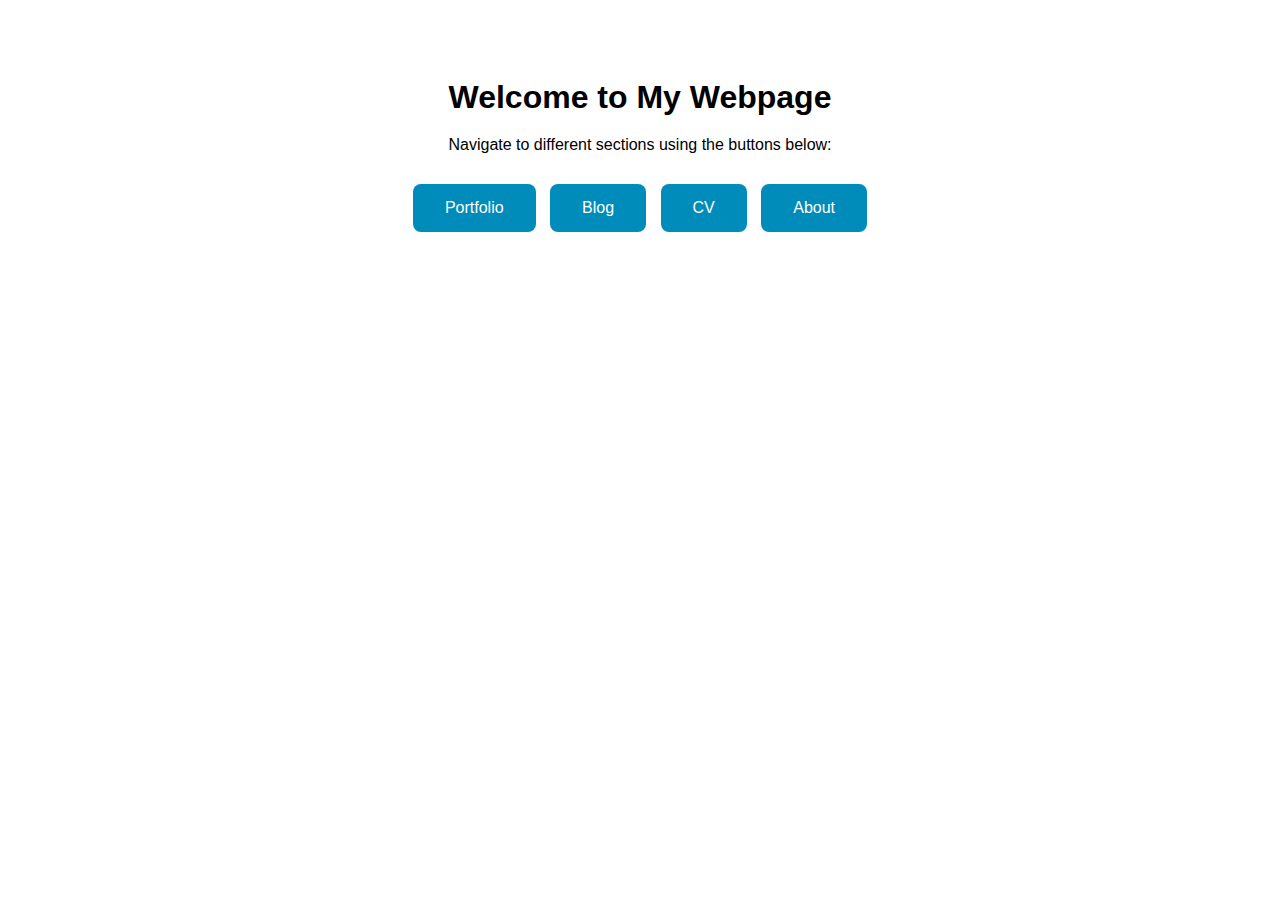
<file: _layouts/default.html>
<!DOCTYPE html>
<html lang="en">
<head>
    <meta charset="UTF-8">
    <meta name="viewport" content="width=device-width, initial-scale=1.0">
    <title>Web with Navigation Buttons</title>
    <style>
        /* Styling the buttons */
        .nav-button {
            background-color: #008CBA; /* Blue background */
            border: none;
            color: white;
            padding: 15px 32px;
            text-align: center;
            text-decoration: none;
            display: inline-block;
            font-size: 16px;
            margin: 10px 5px;
            cursor: pointer;
            border-radius: 8px;
        }

        /* Button hover effect */
        .nav-button:hover {
            background-color: #007bb5; /* Darker blue on hover */
        }

        /* General page styling */
        body {
            font-family: Arial, sans-serif;
            text-align: center;
            padding: 50px;
        }

        h1 {
            margin-bottom: 20px;
        }

        .button-container {
            margin-top: 20px;
        }
    </style>
</head>
<body>

    <h1>Welcome to My Webpage</h1>
    <p>Navigate to different sections using the buttons below:</p>

    <div class="button-container">
        <!-- Navigation Buttons -->
        <a href="portfolio.html" class="nav-button">Portfolio</a>
        <a href="blog.html" class="nav-button">Blog</a>
        <a href="cv.html" class="nav-button">CV</a>
        <a href="about.html" class="nav-button">About</a>
    </div>

</body>
</html>
</file>
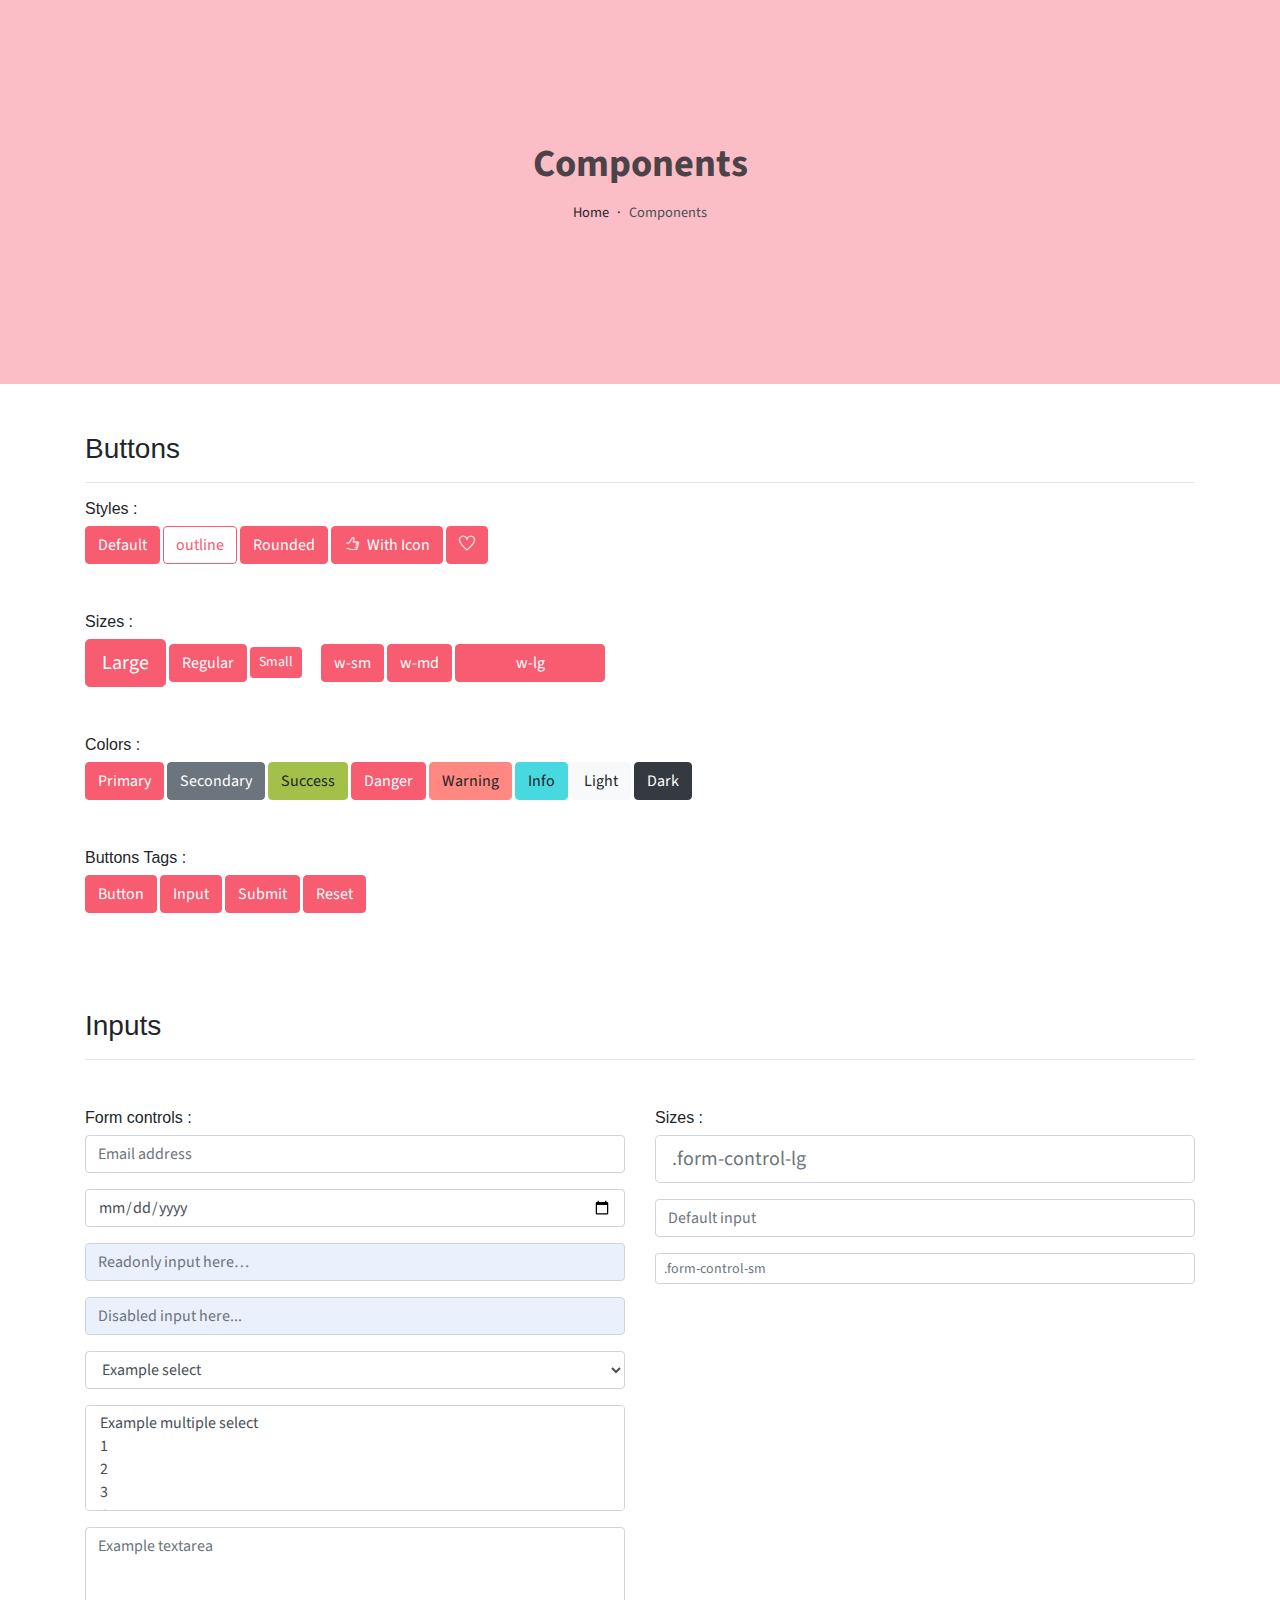
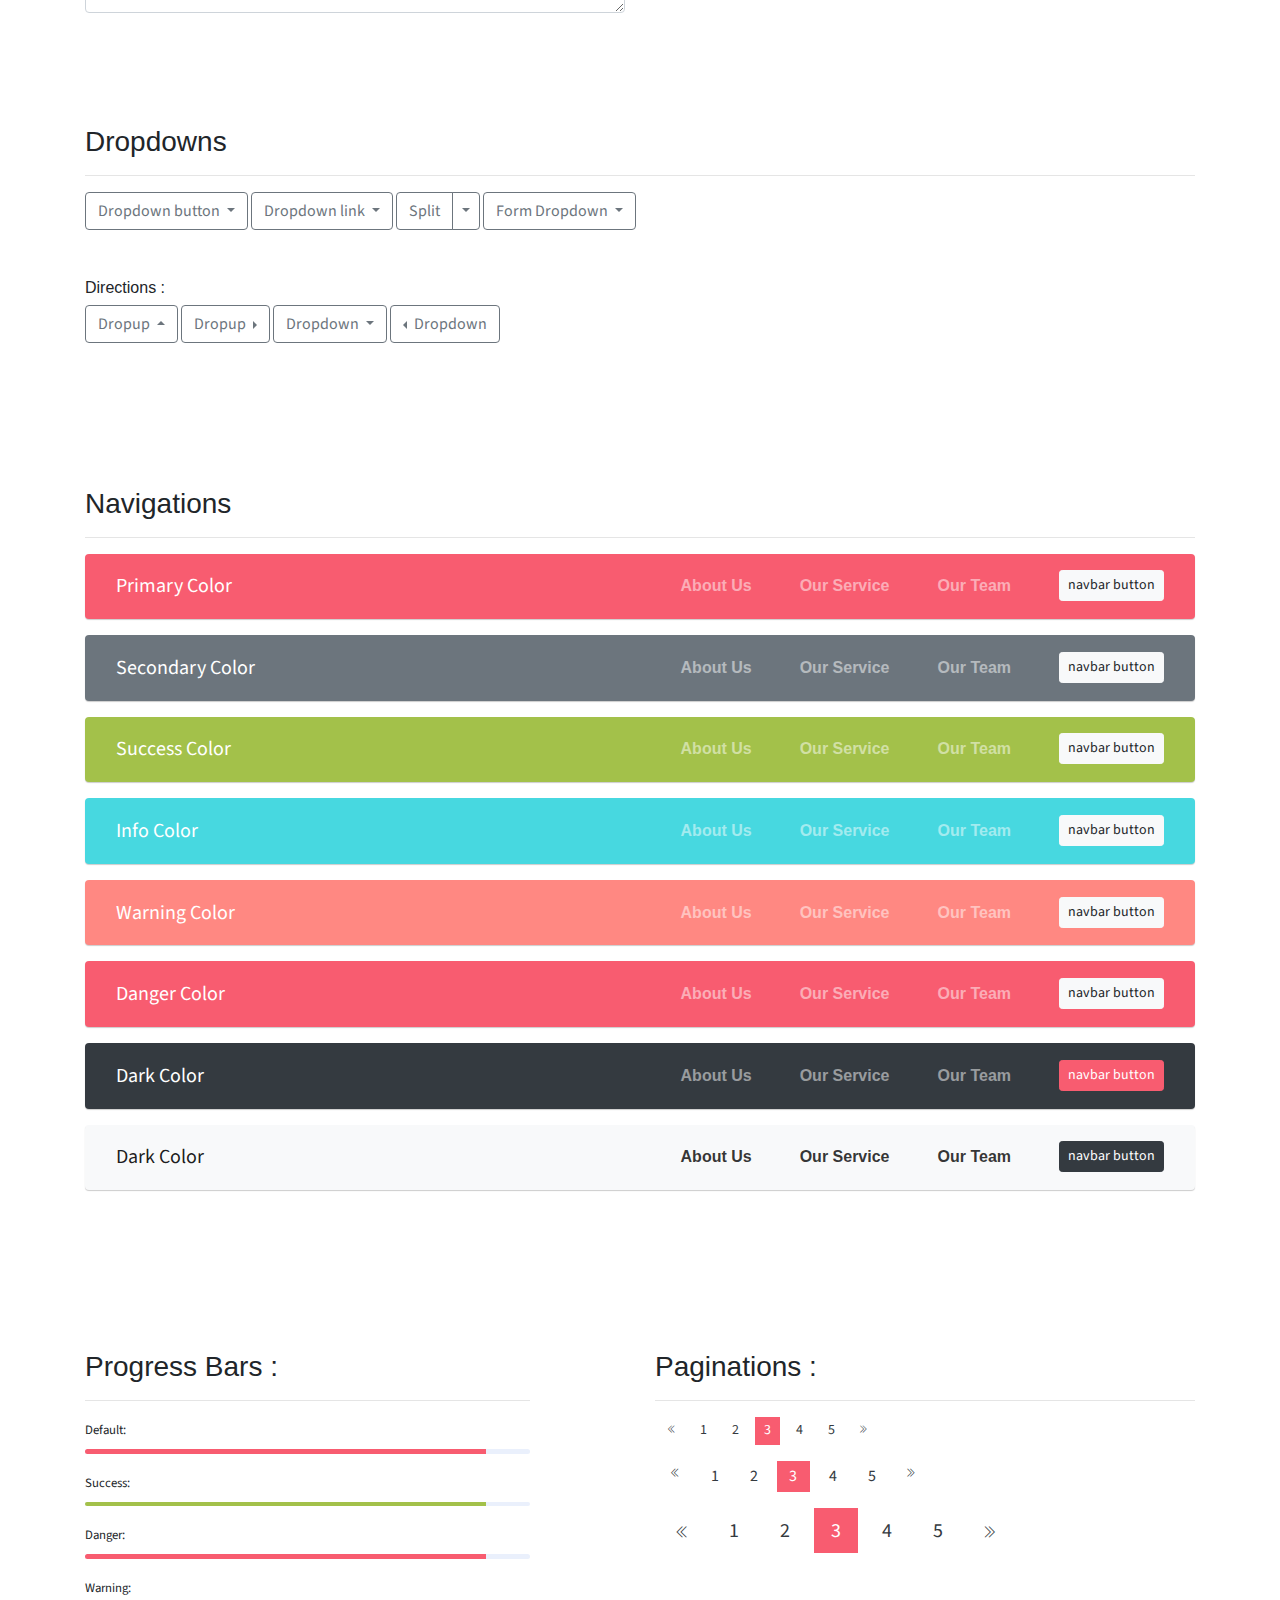
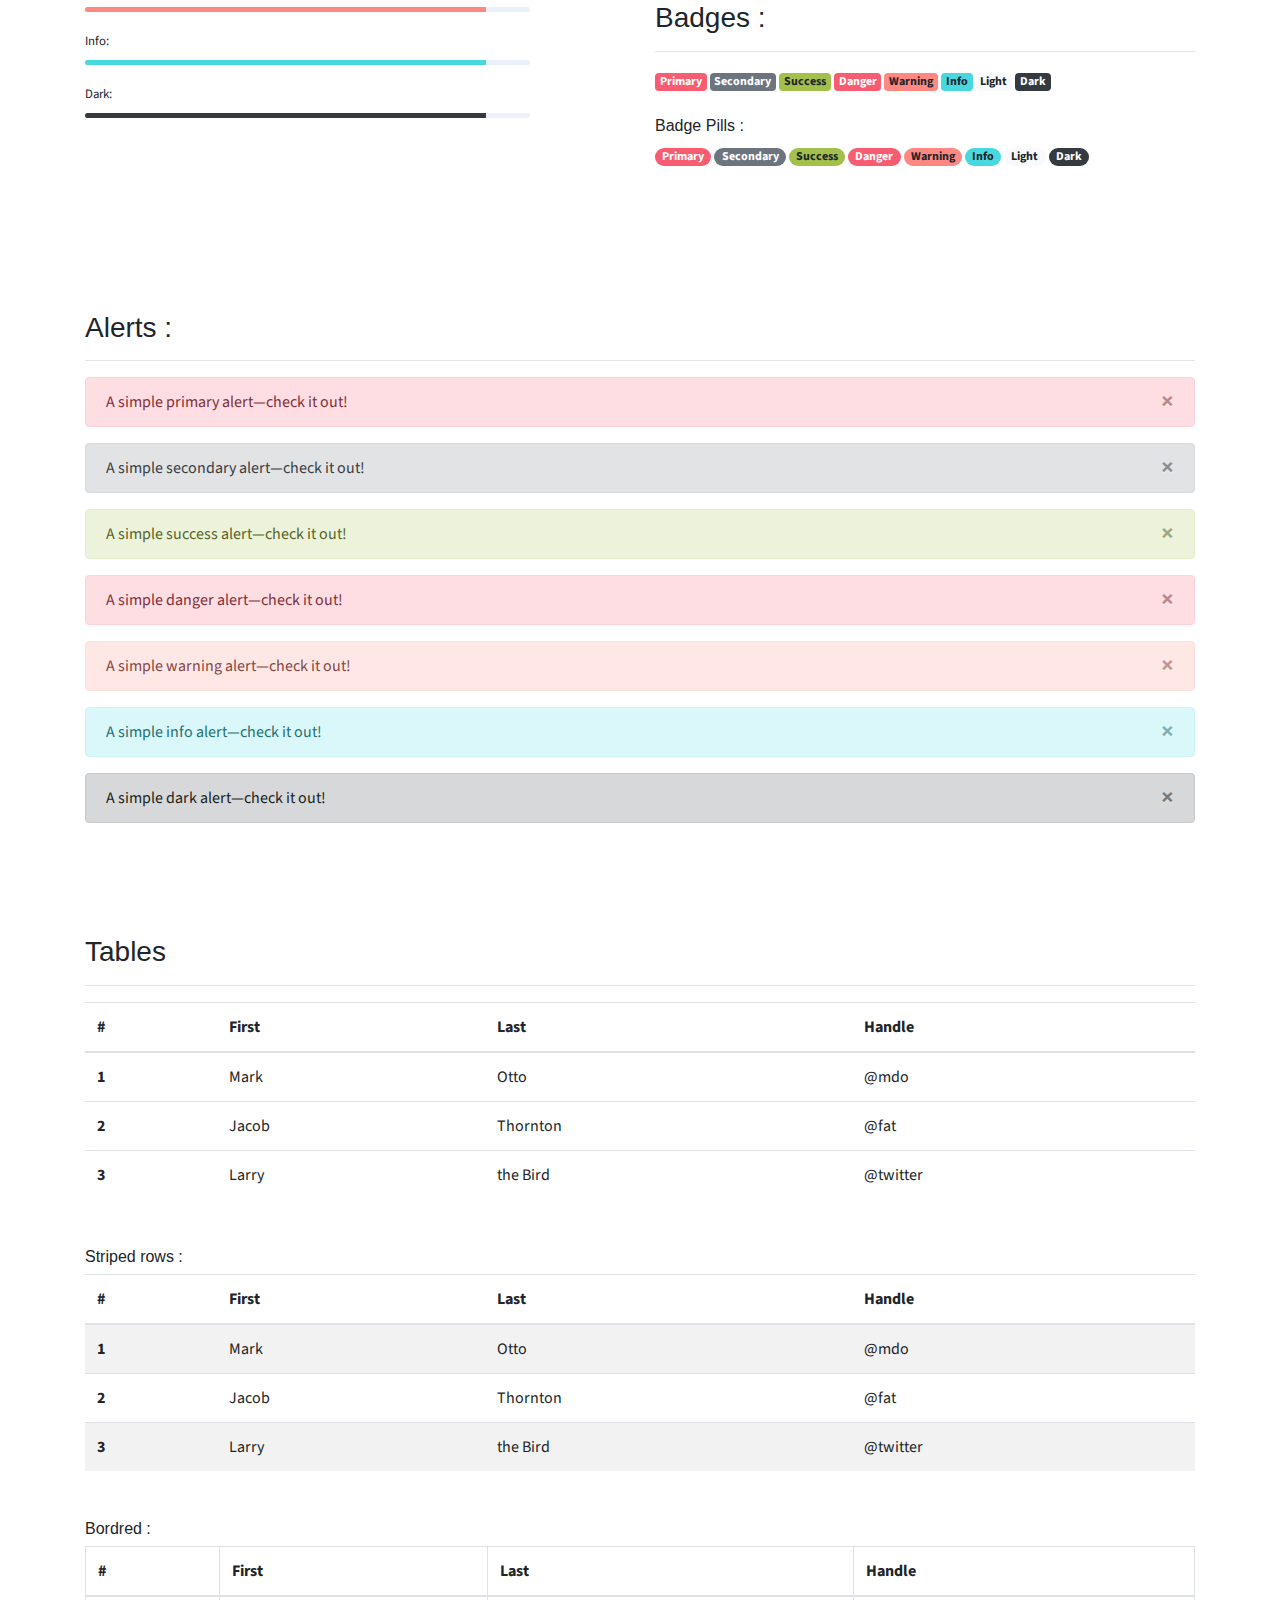
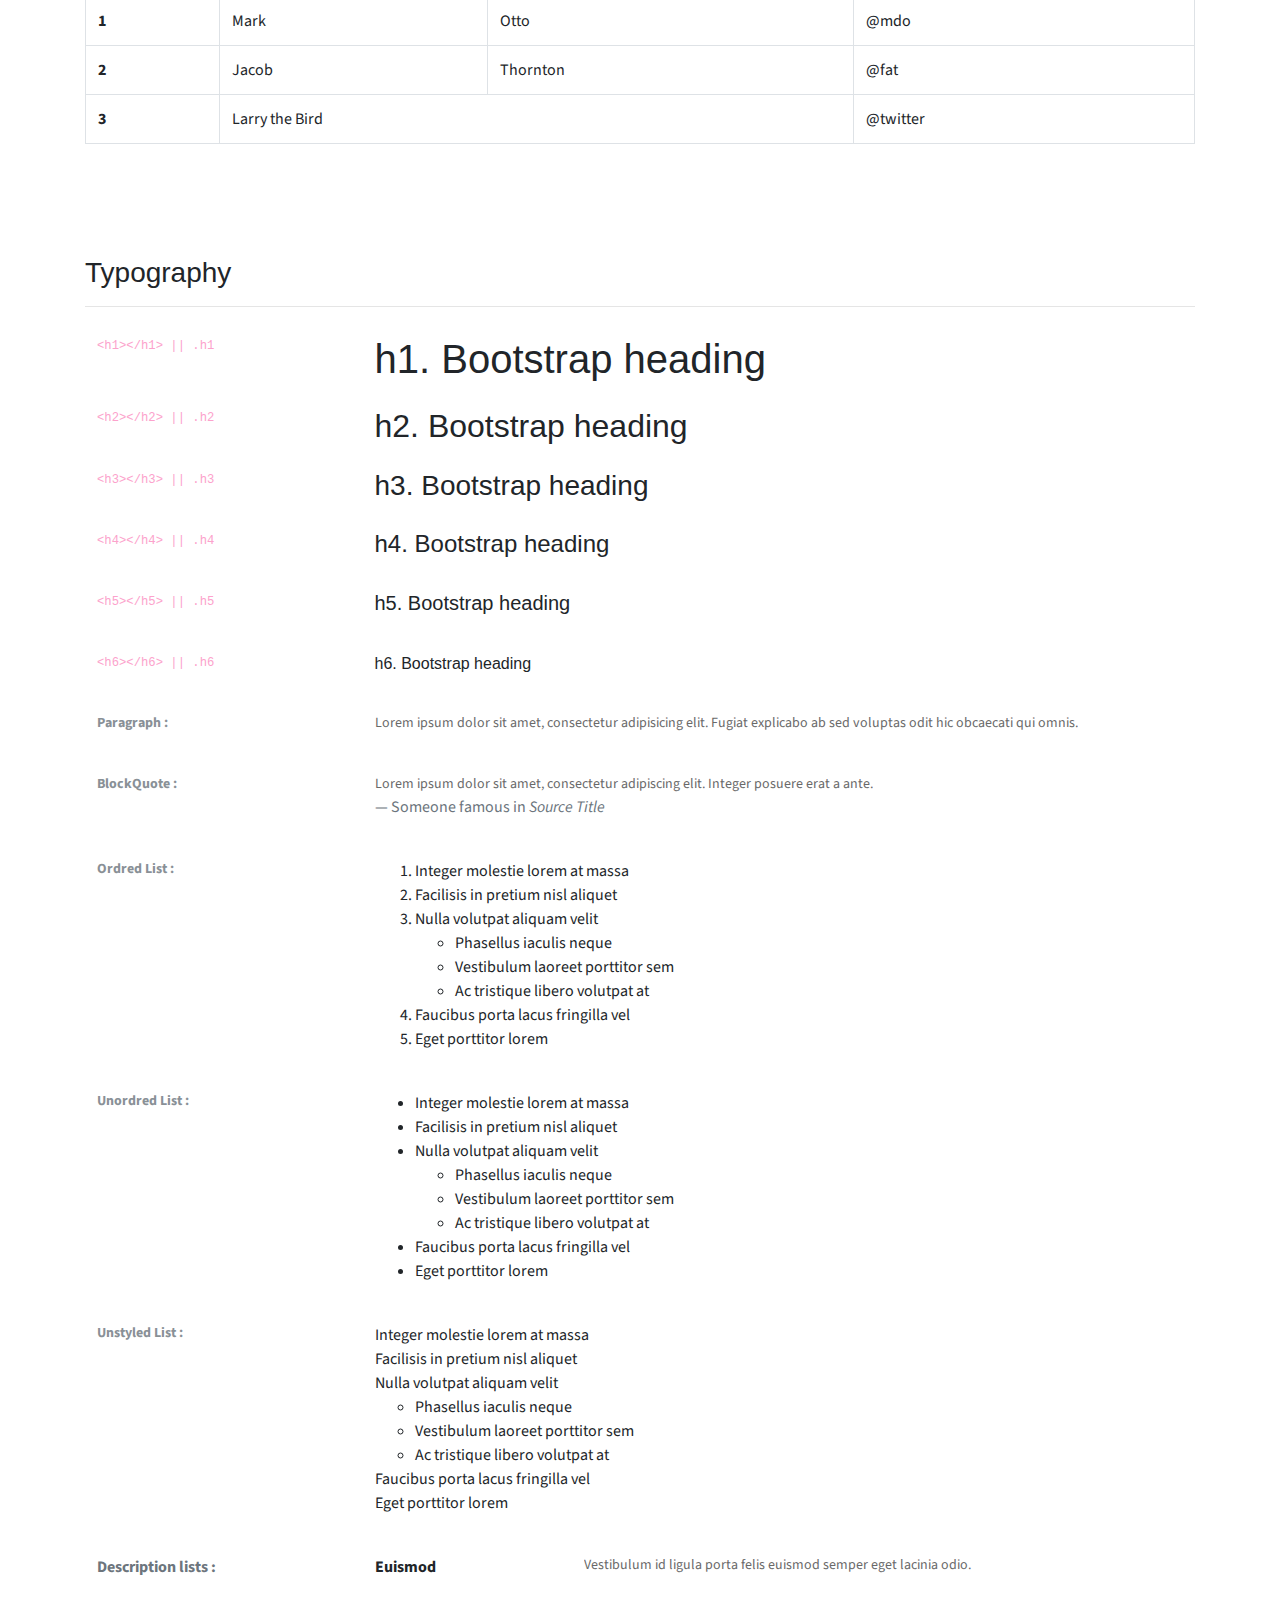
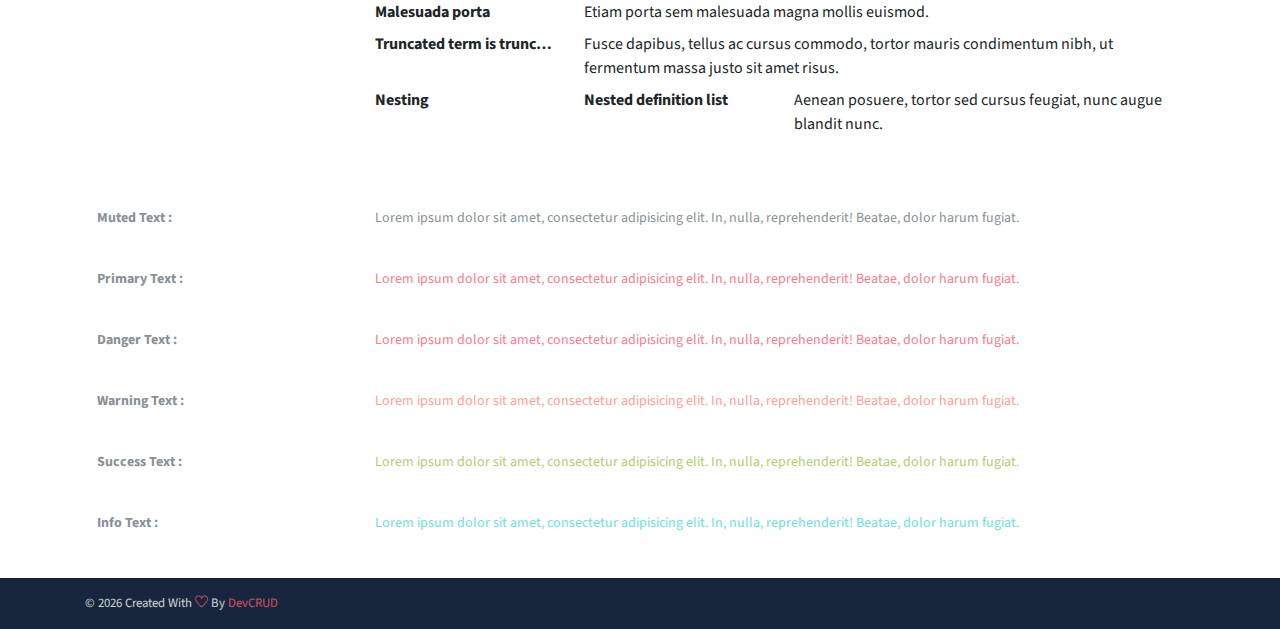
<file: home/components.html>
<!DOCTYPE html>
<html lang="en">
<head>
   <meta charset="utf-8">
   <meta name="viewport" content="width=device-width, initial-scale=1, shrink-to-fit=no">
   <meta name="description" content="Start your development with JohnDoe landing page.">
   <meta name="author" content="Devcrud">
   <title>JohnDoe Landing page | Components</title>
   <link rel="icon" href="assets/imgs/favicon.png" type="image/png">
   <!-- font icons -->
   <link rel="stylesheet" href="assets/vendors/themify-icons/css/themify-icons.css">
   <!-- Bootstrap + Steller  -->
   <link rel="stylesheet" href="assets/css/johndoe.css">
</head>
<body>

   <!-- Page Header -->
   <header class="header header-mini"> 
      <div class="header-title">Components</div> 
      <nav aria-label="breadcrumb">
         <ol class="breadcrumb">
            <li class="breadcrumb-item"><a href="/">Home</a></li>
            <li class="breadcrumb-item active" aria-current="page">Components</li>
         </ol>
      </nav>
   </header> <!-- End Of Page Header -->

   <!-- main content -->
   <div class="container">

      <!-- Buttons -->
      <h3 class="mt-5">Buttons</h3>
      <hr>
      <h6 class="section-secondary-title">Styles :</h6>
      <button class="btn btn-primary">Default</button>
      <button class="btn btn-outline-primary">outline</button>
      <button class="btn btn-primary rounded">Rounded</button>
      <button class="btn btn-primary rounded"><i class="ti-thumb-up pr-1"></i> With Icon</button>
      <button class="btn btn-primary circle"><i class="ti-heart"></i></button>

      <h6 class="section-secondary-title mt-5">Sizes :</h6>
      <button class="btn btn-primary btn-lg">Large</button>
      <button class="btn btn-primary ">Regular</button>
      <button class="btn btn-primary btn-sm">Small</button>
      <button class="btn btn-primary w-sm ml-3">w-sm</button>
      <button class="btn btn-primary w-md">w-md</button>
      <button class="btn btn-primary w-lg">w-lg</button>

      <h6 class="section-secondary-title mt-5">Colors :</h6>          
      <button type="button" class="btn btn-primary">Primary</button>
      <button type="button" class="btn btn-secondary">Secondary</button>
      <button type="button" class="btn btn-success">Success</button>
      <button type="button" class="btn btn-danger">Danger</button>
      <button type="button" class="btn btn-warning">Warning</button>
      <button type="button" class="btn btn-info">Info</button>
      <button type="button" class="btn btn-light">Light</button>
      <button type="button" class="btn btn-dark">Dark</button>

      <h6 class="section-secondary-title mt-5">Buttons Tags :</h6>
      <button class="btn btn-primary" type="submit">Button</button>
      <input class="btn btn-primary" type="button" value="Input">
      <input class="btn btn-primary" type="submit" value="Submit">
      <input class="btn btn-primary" type="reset" value="Reset">
      
      <!-- devider -->
      <div class="py-5"></div>

      <!-- Inputs -->
      <h3>Inputs</h3>
      <hr>
      <div class="row mt-5">
         <div class="col-md-6">
            <h6 class="section-secondary-title">Form controls :</h6>        
            <div class="form-group">
               <input type="email" class="form-control" id="exampleFormControlInput1" placeholder="Email address">
            </div>
            <div class="form-group">
               <input type="date" class="form-control" id="exampleFormControlInput1" placeholder="Date">
            </div>
            <div class="form-group">
               <input class="form-control" type="text" placeholder="Readonly input here…" readonly>
            </div>
            <div class="form-group">
               <input class="form-control" id="disabledInput" type="text" placeholder="Disabled input here..." disabled>
            </div>
            <div class="form-group">
               <select class="form-control" id="exampleFormControlSelect1">
                  <option>Example select</option>
                  <option>1</option>
                  <option>2</option>
                  <option>3</option>
                  <option>4</option>
                  <option>5</option>
               </select>
            </div>
            <div class="form-group">
               <select multiple class="form-control" id="exampleFormControlSelect2">
                  <option>Example multiple select</option>
                  <option>1</option>
                  <option>2</option>
                  <option>3</option>
                  <option>4</option>
                  <option>5</option>
               </select>
            </div>
            <div class="form-group">
               <textarea class="form-control" id="exampleFormControlTextarea1" rows="3" placeholder="Example textarea"></textarea>
            </div>
         </div>
         <div class="col-md-6">
            <h6 class="section-secondary-title">Sizes :</h6>    
            <div class="form-group">
               <input class="form-control form-control-lg" type="text" placeholder=".form-control-lg">             
            </div>
            <div class="form-group">
               <input class="form-control" type="text" placeholder="Default input">
            </div>
            <div class="form-group">
               <input class="form-control form-control-sm" type="text" placeholder=".form-control-sm"> 
            </div>
         </div>
      </div> <!-- end of inputs -->   

      <!-- devider -->
      <div class="py-5"></div>             

      <!-- Dropdowns -->
      <h3 class="components-section-title font-weight-normal">Dropdowns</h3>
      <hr>
      <div class="dropdown d-inline-block">
         <button class="btn btn-outline-secondary dropdown-toggle" type="button" id="dropdownMenuButton" data-toggle="dropdown" aria-haspopup="true" aria-expanded="false">
         Dropdown button
         </button>
         <div class="dropdown-menu" aria-labelledby="dropdownMenuButton">
         <a class="dropdown-item" href="#">Action</a>
         <a class="dropdown-item" href="#">Another action</a>
         <a class="dropdown-item" href="#">Something else here</a>
         </div>
      </div>
      <div class="dropdown d-inline-block">
         <a class="btn btn-outline-secondary dropdown-toggle" href="#" role="button" id="dropdownMenuLink" data-toggle="dropdown" aria-haspopup="true" aria-expanded="false">
            Dropdown link
         </a>
         <div class="dropdown-menu" aria-labelledby="dropdownMenuLink">
            <a class="dropdown-item" href="#">Action</a>
            <a class="dropdown-item" href="#">Another action</a>
            <a class="dropdown-item" href="#">Something else here</a>
         </div>
      </div>
      <div class="btn-group">
         <button type="button" class="btn btn-outline-secondary">Split</button>
         <button type="button" class="btn btn-outline-secondary dropdown-toggle dropdown-toggle-split" data-toggle="dropdown" aria-haspopup="true" aria-expanded="false">
         <span class="sr-only">Toggle Dropdown</span>
         </button>
         <div class="dropdown-menu">
            <a class="dropdown-item" href="#">Action</a>
            <a class="dropdown-item" href="#">Another action</a>
            <a class="dropdown-item" href="#">Something else here</a>
            <div class="dropdown-divider"></div>
            <a class="dropdown-item" href="#">Separated link</a>
         </div>
      </div>
      <div class="btn-group">
         <button class="btn btn-outline-secondary dropdown-toggle" type="button" id="dropdownMenuButton" data-toggle="dropdown" aria-haspopup="true" aria-expanded="false">
            Form Dropdown
         </button>
         <div class="dropdown-menu form">
            <form class="px-4 py-3">
               <div class="form-group">
                  <input type="email" class="form-control" id="exampleDropdownFormEmail1" placeholder="email@example.com">
               </div>
               <div class="form-group">
                  <input type="password" class="form-control" id="exampleDropdownFormPassword1" placeholder="Password">
               </div>
               <div class="form-check mb-3">
                  <input type="checkbox" class="form-check-input" id="dropdownCheck">
                  <label class="form-check-label" for="dropdownCheck">
                     Remember me
                  </label>
               </div>
               <button type="submit" class="btn btn-primary btn-block">Sign in</button>
            </form>
            <div class="dropdown-divider"></div>
            <a class="dropdown-item" href="#"><small>New around here? Sign up</small></a>
            <a class="dropdown-item" href="#"><small>Forgot password?</small></a>
         </div>
      </div>       
      <h6 class="section-secondary-title mt-5">Directions :</h6>  
      <div class="btn-group dropup">
         <button type="button" class="btn btn-outline-secondary dropdown-toggle" data-toggle="dropdown" aria-haspopup="true" aria-expanded="false">
            Dropup
         </button>
         <div class="dropdown-menu">
            <a class="dropdown-item" href="#">Action</a>
            <a class="dropdown-item" href="#">Another action</a>
            <a class="dropdown-item" href="#">Something else here</a>
            <div class="dropdown-divider"></div>
            <a class="dropdown-item" href="#">Separated link</a>
         </div>
      </div>
      <div class="btn-group dropright">
         <button type="button" class="btn btn-outline-secondary dropdown-toggle" data-toggle="dropdown" aria-haspopup="true" aria-expanded="false">
            Dropup
         </button>
         <div class="dropdown-menu">
            <a class="dropdown-item" href="#">Action</a>
            <a class="dropdown-item" href="#">Another action</a>
            <a class="dropdown-item" href="#">Something else here</a>
            <div class="dropdown-divider"></div>
            <a class="dropdown-item" href="#">Separated link</a>
         </div>
      </div>
      <div class="btn-group">
         <button type="button" class="btn btn-outline-secondary dropdown-toggle" data-toggle="dropdown" aria-haspopup="true" aria-expanded="false">
            Dropdown
         </button>
         <div class="dropdown-menu">
            <a class="dropdown-item" href="#">Action</a>
            <a class="dropdown-item" href="#">Another action</a>
            <a class="dropdown-item" href="#">Something else here</a>
            <div class="dropdown-divider"></div>
            <a class="dropdown-item" href="#">Separated link</a>
         </div>
      </div>
      <div class="btn-group dropleft">
         <button type="button" class="btn btn-outline-secondary dropdown-toggle" data-toggle="dropdown" aria-haspopup="true" aria-expanded="false">
            Dropdown
         </button>
         <div class="dropdown-menu">
            <a class="dropdown-item" href="#">Action</a>
            <a class="dropdown-item" href="#">Another action</a>
            <a class="dropdown-item" href="#">Something else here</a>
            <div class="dropdown-divider"></div>
            <a class="dropdown-item" href="#">Separated link</a>
         </div>
      </div> <!-- end of Dropdowns -->  

      <!-- devider -->
      <div class="py-5"></div>   

      <!-- navbars -->
      <h3 class="components-section-title font-weight-normal mt-5">Navigations</h3>
      <hr>
      <nav class="navbar navbar-expand-sm navbar-dark bg-primary rounded shadow mb-3">
         <div class="container">
            <a class="navbar-brand" href="#">Primary Color</a>
            <button class="navbar-toggler ml-auto" type="button" data-toggle="collapse" data-target="#navbarSupportedContent" aria-controls="navbarSupportedContent" aria-expanded="false" aria-label="Toggle navigation">
            <span class="navbar-toggler-icon"></span>
            </button>
            <div class="collapse navbar-collapse" id="navbarSupportedContent">
               <ul class="navbar-nav ml-auto"> 
                  <li class="nav-item">
                     <a class="nav-link" href="#about">About Us</a>
                  </li>
                  <li class="nav-item">
                     <a class="nav-link" href="#service">Our Service</a>
                  </li>
                  <li class="nav-item">
                     <a class="nav-link" href="#team">Our Team</a>
                  </li>
                  <li class="nav-item">
                     <a href="#book-table" class="ml-4 mt-1 btn btn-light btn-sm">navbar button</a>
                  </li>
               </ul>                       
            </div>
         </div>
      </nav>
      <nav class="navbar navbar-expand-sm navbar-dark bg-secondary rounded shadow mb-3">
         <div class="container">
            <a class="navbar-brand" href="#">Secondary Color</a>
            <button class="navbar-toggler ml-auto" type="button" data-toggle="collapse" data-target="#navbarSupportedContent" aria-controls="navbarSupportedContent" aria-expanded="false" aria-label="Toggle navigation">
            <span class="navbar-toggler-icon"></span>
            </button>
            <div class="collapse navbar-collapse" id="navbarSupportedContent">
               <ul class="navbar-nav ml-auto"> 
                  <li class="nav-item">
                     <a class="nav-link" href="#about">About Us</a>
                  </li>
                  <li class="nav-item">
                     <a class="nav-link" href="#service">Our Service</a>
                  </li>
                  <li class="nav-item">
                     <a class="nav-link" href="#team">Our Team</a>
                  </li>
                  <li class="nav-item">
                     <a href="#book-table" class="ml-4 mt-1 btn btn-light btn-sm">navbar button</a>
                  </li>
               </ul>                       
            </div>
         </div>
      </nav>
      <nav class="navbar navbar-expand-sm navbar-dark bg-success rounded shadow mb-3">
         <div class="container">
            <a class="navbar-brand" href="#">Success Color</a>
            <button class="navbar-toggler ml-auto" type="button" data-toggle="collapse" data-target="#navbarSupportedContent" aria-controls="navbarSupportedContent" aria-expanded="false" aria-label="Toggle navigation">
            <span class="navbar-toggler-icon"></span>
            </button>
            <div class="collapse navbar-collapse" id="navbarSupportedContent">
               <ul class="navbar-nav ml-auto"> 
                  <li class="nav-item">
                     <a class="nav-link" href="#about">About Us</a>
                  </li>
                  <li class="nav-item">
                     <a class="nav-link" href="#service">Our Service</a>
                  </li>
                  <li class="nav-item">
                     <a class="nav-link" href="#team">Our Team</a>
                  </li>
                  <li class="nav-item">
                     <a href="#book-table" class="ml-4 mt-1 btn btn-light btn-sm">navbar button</a>
                  </li>
               </ul>                       
            </div>
         </div>
      </nav>
      <nav class="navbar navbar-expand-sm navbar-dark bg-info rounded shadow mb-3">
         <div class="container">
            <a class="navbar-brand" href="#">Info Color</a>
            <button class="navbar-toggler ml-auto" type="button" data-toggle="collapse" data-target="#navbarSupportedContent" aria-controls="navbarSupportedContent" aria-expanded="false" aria-label="Toggle navigation">
            <span class="navbar-toggler-icon"></span>
            </button>
            <div class="collapse navbar-collapse" id="navbarSupportedContent">
               <ul class="navbar-nav ml-auto"> 
                  <li class="nav-item">
                     <a class="nav-link" href="#about">About Us</a>
                  </li>
                  <li class="nav-item">
                     <a class="nav-link" href="#service">Our Service</a>
                  </li>
                  <li class="nav-item">
                     <a class="nav-link" href="#team">Our Team</a>
                  </li>
                  <li class="nav-item">
                     <a href="#book-table" class="ml-4 mt-1 btn btn-light btn-sm">navbar button</a>
                  </li>
               </ul>                       
            </div>
         </div>
      </nav>
      <nav class="navbar navbar-expand-sm navbar-dark bg-warning rounded shadow mb-3">
         <div class="container">
            <a class="navbar-brand" href="#">Warning Color</a>
            <button class="navbar-toggler ml-auto" type="button" data-toggle="collapse" data-target="#navbarSupportedContent" aria-controls="navbarSupportedContent" aria-expanded="false" aria-label="Toggle navigation">
            <span class="navbar-toggler-icon"></span>
            </button>
            <div class="collapse navbar-collapse" id="navbarSupportedContent">
               <ul class="navbar-nav ml-auto"> 
                  <li class="nav-item">
                     <a class="nav-link" href="#about">About Us</a>
                  </li>
                  <li class="nav-item">
                     <a class="nav-link" href="#service">Our Service</a>
                  </li>
                  <li class="nav-item">
                     <a class="nav-link" href="#team">Our Team</a>
                  </li>
                  <li class="nav-item">
                     <a href="#book-table" class="ml-4 mt-1 btn btn-light btn-sm">navbar button</a>
                  </li>
               </ul>                       
            </div>
         </div>
      </nav>
      <nav class="navbar navbar-expand-sm navbar-dark bg-danger rounded shadow mb-3">
         <div class="container">
            <a class="navbar-brand" href="#">Danger Color</a>
            <button class="navbar-toggler ml-auto" type="button" data-toggle="collapse" data-target="#navbarSupportedContent" aria-controls="navbarSupportedContent" aria-expanded="false" aria-label="Toggle navigation">
            <span class="navbar-toggler-icon"></span>
            </button>
            <div class="collapse navbar-collapse" id="navbarSupportedContent">
               <ul class="navbar-nav ml-auto"> 
                  <li class="nav-item">
                     <a class="nav-link" href="#about">About Us</a>
                  </li>
                  <li class="nav-item">
                     <a class="nav-link" href="#service">Our Service</a>
                  </li>
                  <li class="nav-item">
                     <a class="nav-link" href="#team">Our Team</a>
                  </li>
                  <li class="nav-item">
                     <a href="#book-table" class="ml-4 mt-1 btn btn-light btn-sm">navbar button</a>
                  </li>
               </ul>                       
            </div>
         </div>
      </nav>
      <nav class="navbar navbar-expand-sm navbar-dark bg-dark rounded shadow mb-3">
         <div class="container">
            <a class="navbar-brand" href="#">Dark Color</a>
            <button class="navbar-toggler ml-auto" type="button" data-toggle="collapse" data-target="#navbarSupportedContent" aria-controls="navbarSupportedContent" aria-expanded="false" aria-label="Toggle navigation">
            <span class="navbar-toggler-icon"></span>
            </button>
            <div class="collapse navbar-collapse" id="navbarSupportedContent">
               <ul class="navbar-nav ml-auto"> 
                  <li class="nav-item">
                     <a class="nav-link" href="#about">About Us</a>
                  </li>
                  <li class="nav-item">
                     <a class="nav-link" href="#service">Our Service</a>
                  </li>
                  <li class="nav-item">
                     <a class="nav-link" href="#team">Our Team</a>
                  </li>
                  <li class="nav-item">
                     <a href="#book-table" class="ml-4 mt-1 btn btn-primary btn-sm">navbar button</a>
                  </li>
               </ul>                       
            </div>
         </div>
      </nav>
      <nav class="navbar navbar-expand-sm navbar-light bg-light rounded shadow mb-3">
         <div class="container">
            <a class="navbar-brand" href="#">Dark Color</a>
            <button class="navbar-toggler ml-auto" type="button" data-toggle="collapse" data-target="#navbarSupportedContent" aria-controls="navbarSupportedContent" aria-expanded="false" aria-label="Toggle navigation">
            <span class="navbar-toggler-icon"></span>
            </button>
            <div class="collapse navbar-collapse" id="navbarSupportedContent">
               <ul class="navbar-nav ml-auto"> 
                  <li class="nav-item">
                     <a class="nav-link" href="#about">About Us</a>
                  </li>
                  <li class="nav-item">
                     <a class="nav-link" href="#service">Our Service</a>
                  </li>
                  <li class="nav-item">
                     <a class="nav-link" href="#team">Our Team</a>
                  </li>
                  <li class="nav-item">
                     <a href="#book-table" class="ml-4 mt-1 btn btn-dark btn-sm">navbar button</a>
                  </li>
               </ul>                       
            </div>
         </div>
      </nav>
      <!-- End of navbars -->

      <!-- devider -->
      <div class="py-5"></div>   
      
      <!-- progress bars -->
      <div class="row justify-content-between">
         <div class="col-md-5">
            <h3 class="components-section-title font-weight-normal mt-5">Progress Bars :</h3>
            <hr>
            <small>Default: </small>
            <div class="progress mt-2 mb-3">
               <div class="progress-bar" role="progressbar" style="width: 90%" aria-valuenow="25" aria-valuemin="0" aria-valuemax="100"></div>
            </div>
            <small>Success:</small>
            <div class="progress mt-2 mb-3">
               <div class="progress-bar bg-success" role="progressbar" style="width: 90%" aria-valuenow="25" aria-valuemin="0" aria-valuemax="100"></div>
            </div>
            <small>Danger:</small>
            <div class="progress mt-2 mb-3">
               <div class="progress-bar bg-danger" role="progressbar" style="width: 90%" aria-valuenow="25" aria-valuemin="0" aria-valuemax="100"></div>
            </div>
            <small>Warning:</small>
            <div class="progress mt-2 mb-3">
               <div class="progress-bar bg-warning" role="progressbar" style="width: 90%" aria-valuenow="25" aria-valuemin="0" aria-valuemax="100"></div>
            </div>
            <small>Info:</small>
            <div class="progress mt-2 mb-3">
               <div class="progress-bar bg-info" role="progressbar" style="width: 90%" aria-valuenow="25" aria-valuemin="0" aria-valuemax="100"></div>
            </div>
            <small>Dark:</small>
            <div class="progress mt-2 mb-3">
               <div class="progress-bar bg-dark" role="progressbar" style="width: 90%" aria-valuenow="25" aria-valuemin="0" aria-valuemax="100"></div>
            </div>
         </div>
         <div class="col-md-6">
            <h3 class="components-section-title font-weight-normal mt-5">Paginations :</h3>
            <hr>
            <nav aria-label="Page navigation example">
               <ul class="pagination pagination-sm">
                  <li class="page-item"><a class="page-link" href="#"><i class="ti-angle-double-left"></i></a></li>
                  <li class="page-item"><a class="page-link" href="#">1</a></li>
                  <li class="page-item"><a class="page-link" href="#">2</a></li>
                  <li class="page-item active"><a class="page-link" href="#">3</a></li>
                  <li class="page-item"><a class="page-link" href="#">4</a></li>
                  <li class="page-item"><a class="page-link" href="#">5</a></li>
                  <li class="page-item"><a class="page-link" href="#"><i class="ti-angle-double-right"></i></a></li>
               </ul>
            </nav>
            <nav aria-label="Page navigation example">
               <ul class="pagination">
               <li class="page-item"><a class="page-link" href="#"><i class="ti-angle-double-left"></i></a></li>
                  <li class="page-item"><a class="page-link" href="#">1</a></li>
                  <li class="page-item"><a class="page-link" href="#">2</a></li>
                  <li class="page-item active"><a class="page-link" href="#">3</a></li>
                  <li class="page-item"><a class="page-link" href="#">4</a></li>
                  <li class="page-item"><a class="page-link" href="#">5</a></li>
                  <li class="page-item"><a class="page-link" href="#"><i class="ti-angle-double-right"></i></a></li>
               </ul>
            </nav>
            <nav aria-label="Page navigation example">
               <ul class="pagination pagination-lg">
                  <li class="page-item"><a class="page-link" href="#"><i class="ti-angle-double-left"></i></a></li>
                  <li class="page-item"><a class="page-link" href="#">1</a></li>
                  <li class="page-item"><a class="page-link" href="#">2</a></li>
                  <li class="page-item active"><a class="page-link" href="#">3</a></li>
                  <li class="page-item"><a class="page-link" href="#">4</a></li>
                  <li class="page-item"><a class="page-link" href="#">5</a></li>
                  <li class="page-item"><a class="page-link" href="#"><i class="ti-angle-double-right"></i></a></li>
               </ul>
            </nav>

            <!-- Badges -->
            <h3 class="components-section-title font-weight-normal mt-5">Badges :</h3>
            <hr>
            <span class="badge badge-primary">Primary</span>
            <span class="badge badge-secondary">Secondary</span>
            <span class="badge badge-success">Success</span>
            <span class="badge badge-danger">Danger</span>
            <span class="badge badge-warning">Warning</span>
            <span class="badge badge-info">Info</span>
            <span class="badge badge-light">Light</span>
            <span class="badge badge-dark">Dark</span>
            <h6 class="section-secondary-title mt-4 mb-2">Badge Pills :</h6>
            <span class="badge badge-pill badge-primary">Primary</span>
            <span class="badge badge-pill badge-secondary">Secondary</span>
            <span class="badge badge-pill badge-success">Success</span>
            <span class="badge badge-pill badge-danger">Danger</span>
            <span class="badge badge-pill badge-warning">Warning</span>
            <span class="badge badge-pill badge-info">Info</span>
            <span class="badge badge-pill badge-light">Light</span>
            <span class="badge badge-pill badge-dark">Dark</span>
         </div>
      </div> <!-- End of Progress bars -->

      <!-- devider -->
      <div class="py-5"></div>  

      <!-- Alerts -->
      <h3 class="components-section-title font-weight-normal mt-5">Alerts :</h3>
      <hr>
      <div class="alert alert-primary alert-dismissible fade show" role="alert">
         A simple primary alert—check it out!
         <button type="button" class="close" data-dismiss="alert" aria-label="Close">
            <span aria-hidden="true">&times;</span>
         </button>
      </div>
      <div class="alert alert-secondary alert-dismissible fade show" role="alert">
         A simple secondary alert—check it out!
         <button type="button" class="close" data-dismiss="alert" aria-label="Close">
            <span aria-hidden="true">&times;</span>
         </button>
      </div>
      <div class="alert alert-success alert-dismissible fade show" role="alert">
         A simple success alert—check it out!
         <button type="button" class="close" data-dismiss="alert" aria-label="Close">
            <span aria-hidden="true">&times;</span>
         </button>
      </div>
      <div class="alert alert-danger alert-dismissible fade show" role="alert">
         A simple danger alert—check it out!
         <button type="button" class="close" data-dismiss="alert" aria-label="Close">
            <span aria-hidden="true">&times;</span>
         </button>
      </div>
      <div class="alert alert-warning alert-dismissible fade show" role="alert">
         A simple warning alert—check it out!
         <button type="button" class="close" data-dismiss="alert" aria-label="Close">
            <span aria-hidden="true">&times;</span>
         </button>
      </div>
      <div class="alert alert-info alert-dismissible fade show" role="alert">
         A simple info alert—check it out!
         <button type="button" class="close" data-dismiss="alert" aria-label="Close">
            <span aria-hidden="true">&times;</span>
         </button>
      </div>
      <div class="alert alert-dark alert-dismissible fade show" role="alert">
         A simple dark alert—check it out!
         <button type="button" class="close" data-dismiss="alert" aria-label="Close">
            <span aria-hidden="true">&times;</span>
         </button>
      </div>
      <!-- end of alerts -->

      <!-- devider -->
      <div class="py-5"></div> 
   
      <!-- tables -->
      <h3 class="components-section-title">Tables</h3>
      <hr>
      <table class="table">
         <thead>
            <tr>
               <th scope="col">#</th>
               <th scope="col">First</th>
               <th scope="col">Last</th>
               <th scope="col">Handle</th>
            </tr>
         </thead>
         <tbody>
            <tr>
               <th scope="row">1</th>
               <td>Mark</td>
               <td>Otto</td>
               <td>@mdo</td>
            </tr>
            <tr>
               <th scope="row">2</th>
               <td>Jacob</td>
               <td>Thornton</td>
               <td>@fat</td>
            </tr>
            <tr>
               <th scope="row">3</th>
               <td>Larry</td>
               <td>the Bird</td>
               <td>@twitter</td>
            </tr>
         </tbody>
      </table>

      <h6 class="section-secondary-title mt-5">Striped rows :</h6>
      <table class="table table-striped">
         <thead>
            <tr>
               <th scope="col">#</th>
               <th scope="col">First</th>
               <th scope="col">Last</th>
               <th scope="col">Handle</th>
            </tr>
         </thead>
         <tbody>
            <tr>
               <th scope="row">1</th>
               <td>Mark</td>
               <td>Otto</td>
               <td>@mdo</td>
            </tr>
            <tr>
               <th scope="row">2</th>
               <td>Jacob</td>
               <td>Thornton</td>
               <td>@fat</td>
            </tr>
            <tr>
               <th scope="row">3</th>
               <td>Larry</td>
               <td>the Bird</td>
               <td>@twitter</td>
            </tr>
         </tbody>
      </table>

      <h6 class="section-secondary-title mt-5">Bordred :</h6>
      <table class="table table-bordered">
         <thead>
            <tr>
               <th scope="col">#</th>
               <th scope="col">First</th>
               <th scope="col">Last</th>
               <th scope="col">Handle</th>
            </tr>
         </thead>
         <tbody>
            <tr>
               <th scope="row">1</th>
               <td>Mark</td>
               <td>Otto</td>
               <td>@mdo</td>
            </tr>
            <tr>
               <th scope="row">2</th>
               <td>Jacob</td>
               <td>Thornton</td>
               <td>@fat</td>
            </tr>
            <tr>
               <th scope="row">3</th>
               <td colspan="2">Larry the Bird</td>
               <td>@twitter</td>
            </tr>
         </tbody>
      </table>
      <!-- end of tables -->

      <!-- devider -->
      <div class="py-5"></div> 

      <!-- typography -->
      <h3 class="components-section-title">Typography</h3>
      <hr>
     
      <table class="table table-borderless v-align-center">
         <tbody>
            <tr>
               <td>
                  <p><code class="highlighter-rouge">&lt;h1&gt;&lt;/h1&gt; || .h1</code></p>
               </td>
               <td class="w-75"><span class="h1">h1. Bootstrap heading</span></td>
            </tr>
            <tr>
               <td>
                  <p><code class="highlighter-rouge">&lt;h2&gt;&lt;/h2&gt; || .h2</code></p>
               </td>
               <td><span class="h2">h2. Bootstrap heading</span></td>
            </tr>
            <tr>
               <td>
                  <p><code class="highlighter-rouge">&lt;h3&gt;&lt;/h3&gt; || .h3</code></p>
               </td>
               <td><span class="h3">h3. Bootstrap heading</span></td>
            </tr>
            <tr>
               <td>
                  <p><code class="highlighter-rouge">&lt;h4&gt;&lt;/h4&gt; || .h4</code></p>
               </td>
               <td><span class="h4">h4. Bootstrap heading</span></td>
            </tr>
            <tr>
               <td>
                  <p><code class="highlighter-rouge">&lt;h5&gt;&lt;/h5&gt; || .h5</code></p>
               </td>
               <td><span class="h5">h5. Bootstrap heading</span></td>
            </tr>
            <tr>
               <td>
                  <p><code class="highlighter-rouge">&lt;h6&gt;&lt;/h6&gt; || .h6</code></p>
               </td>
               <td><span class="h6">h6. Bootstrap heading</span></td>
            </tr>
            <tr>
               <td>
                  <p class="font-weight-bold text-muted">Paragraph :</p>
               </td>
               <td><p>Lorem ipsum dolor sit amet, consectetur adipisicing elit. Fugiat explicabo ab sed voluptas odit hic obcaecati qui omnis.</p></td>
            </tr>
            <tr>
               <td>
                  <p class="font-weight-bold text-muted">BlockQuote :</p>
               </td>
               <td>
                  <blockquote class="blockquote">
                     <p class="mb-0">Lorem ipsum dolor sit amet, consectetur adipiscing elit. Integer posuere erat a ante.</p>
                     <footer class="blockquote-footer">Someone famous in <cite title="Source Title">Source Title</cite></footer>
                  </blockquote>
               </td>
            </tr>

            
            <tr>
               <td><p class="font-weight-bold text-muted">Ordred List :</p></td>
               <td>
                  <ol>
                     <li>Integer molestie lorem at massa</li>
                     <li>Facilisis in pretium nisl aliquet</li>
                     <li>Nulla volutpat aliquam velit
                        <ul>
                           <li>Phasellus iaculis neque</li>
                           <li>Vestibulum laoreet porttitor sem</li>
                           <li>Ac tristique libero volutpat at</li>
                        </ul>
                     </li>
                     <li>Faucibus porta lacus fringilla vel</li>
                     <li>Eget porttitor lorem</li>
                  </ol>
               </td>
            </tr>
            <tr>
               <td><p class="font-weight-bold text-muted">Unordred List :</p></td>
               <td>
                  <ul >
                     <li>Integer molestie lorem at massa</li>
                     <li>Facilisis in pretium nisl aliquet</li>
                     <li>Nulla volutpat aliquam velit
                        <ul>
                           <li>Phasellus iaculis neque</li>
                           <li>Vestibulum laoreet porttitor sem</li>
                           <li>Ac tristique libero volutpat at</li>
                        </ul>
                     </li>
                     <li>Faucibus porta lacus fringilla vel</li>
                     <li>Eget porttitor lorem</li>
                  </ul>
               </td>
            </tr>
            <tr>
               <td><p class="font-weight-bold text-muted">Unstyled List :</p></td>
               <td>
                  <ul class="list-unstyled">
                     <li>Integer molestie lorem at massa</li>
                     <li>Facilisis in pretium nisl aliquet</li>
                     <li>Nulla volutpat aliquam velit
                        <ul>
                           <li>Phasellus iaculis neque</li>
                           <li>Vestibulum laoreet porttitor sem</li>
                           <li>Ac tristique libero volutpat at</li>
                        </ul>
                     </li>
                     <li>Faucibus porta lacus fringilla vel</li>
                     <li>Eget porttitor lorem</li>
                  </ul>
               </td>
            </tr>
            <tr>
               <td class="font-weight-bold text-muted">Description lists : </td>
               <td>
                  <dl class="row">
                     <dt class="col-sm-3">Euismod</dt>
                     <dd class="col-sm-9">
                        <p>Vestibulum id ligula porta felis euismod semper eget lacinia odio.</p>
                     </dd>

                     <dt class="col-sm-3">Malesuada porta</dt>
                     <dd class="col-sm-9">Etiam porta sem malesuada magna mollis euismod.</dd>

                     <dt class="col-sm-3 text-truncate">Truncated term is truncated</dt>
                     <dd class="col-sm-9">Fusce dapibus, tellus ac cursus commodo, tortor mauris condimentum nibh, ut fermentum massa justo sit amet risus.</dd>

                     <dt class="col-sm-3">Nesting</dt>
                     <dd class="col-sm-9">
                        <dl class="row">
                           <dt class="col-sm-4">Nested definition list</dt>
                           <dd class="col-sm-8">Aenean posuere, tortor sed cursus feugiat, nunc augue blandit nunc.</dd>
                        </dl>
                     </dd>
                  </dl>
               </td>
            </tr>
            <tr>
               <td>
                  <p class="font-weight-bold text-muted">Muted Text :</p>
               </td>
               <td>
                  <p class="text-muted">Lorem ipsum dolor sit amet, consectetur adipisicing elit. In, nulla, reprehenderit! Beatae, dolor harum fugiat.</p>
               </td>
            </tr>
            <tr>
               <td>
                  <p class="font-weight-bold text-muted">Primary Text :</p>
               </td>
               <td>
                  <p class="text-primary">Lorem ipsum dolor sit amet, consectetur adipisicing elit. In, nulla, reprehenderit! Beatae, dolor harum fugiat.</p>
               </td>
            </tr>
            <tr>
               <td>
                  <p class="font-weight-bold text-muted">Danger Text :</p>
               </td>
               <td>
                  <p class="text-danger">Lorem ipsum dolor sit amet, consectetur adipisicing elit. In, nulla, reprehenderit! Beatae, dolor harum fugiat.</p>
               </td>
            </tr>
            <tr>
               <td>
                  <p class="font-weight-bold text-muted">Warning Text :</p>
               </td>
               <td>
                  <p class="text-warning">Lorem ipsum dolor sit amet, consectetur adipisicing elit. In, nulla, reprehenderit! Beatae, dolor harum fugiat.</p>
               </td>
            </tr>
            <tr>
               <td>
                  <p class="font-weight-bold text-muted">Success Text :</p>
               </td>
               <td>
                  <p class="text-success">Lorem ipsum dolor sit amet, consectetur adipisicing elit. In, nulla, reprehenderit! Beatae, dolor harum fugiat.</p>
               </td>
            </tr>
            <tr>
               <td>
                  <p class="font-weight-bold text-muted">Info Text :</p>
               </td>
               <td>
                  <p class="text-info">Lorem ipsum dolor sit amet, consectetur adipisicing elit. In, nulla, reprehenderit! Beatae, dolor harum fugiat.</p>
               </td>
            </tr>
         </tbody>
      </table>
   </div>
   <!-- end of typography -->

   <!-- Page Footer -->
   <footer class="footer py-3">
        <div class="container">
            <p class="small mb-0 text-light">
                &copy; <script>document.write(new Date().getFullYear())</script> Created With <i class="ti-heart text-danger"></i> By <a href="http://devcrud.com" target="_blank"><span class="text-danger" title="Bootstrap 4 Themes and Dashboards">DevCRUD</span></a> 
            </p>
        </div>
    </footer>
   <!-- End of Page Footer -->  
   
   <!-- core  -->
   <script src="assets/vendors/jquery/jquery-3.4.1.js"></script>
   <script src="assets/vendors/bootstrap/bootstrap.bundle.js"></script>

</body>
</html>
</file>
<file: home/assets/vendors/themify-icons/css/themify-icons.css>
@font-face {
	font-family: 'themify';
	src:url("../fonts/themify.eot?-fvbane");
	src:url("../fonts/themify.eot?#iefix-fvbane") format("embedded-opentype"),
		url("../fonts/themify.woff?-fvbane") format("woff"),
		url("../fonts/themify.ttf?-fvbane") format("truetype"),
		url("../fonts/themify.svg?-fvbane#themify") format("svg");
	font-weight: normal;
	font-style: normal;
}

[class^="ti-"], [class*=" ti-"] {
	font-family: 'themify';
	speak: none;
	font-style: normal;
	font-weight: normal;
	font-variant: normal;
	text-transform: none;
	line-height: 1;

	/* Better Font Rendering =========== */
	-webkit-font-smoothing: antialiased;
	-moz-osx-font-smoothing: grayscale;
}

.ti-wand:before {
	content: "\e600";
}
.ti-volume:before {
	content: "\e601";
}
.ti-user:before {
	content: "\e602";
}
.ti-unlock:before {
	content: "\e603";
}
.ti-unlink:before {
	content: "\e604";
}
.ti-trash:before {
	content: "\e605";
}
.ti-thought:before {
	content: "\e606";
}
.ti-target:before {
	content: "\e607";
}
.ti-tag:before {
	content: "\e608";
}
.ti-tablet:before {
	content: "\e609";
}
.ti-star:before {
	content: "\e60a";
}
.ti-spray:before {
	content: "\e60b";
}
.ti-signal:before {
	content: "\e60c";
}
.ti-shopping-cart:before {
	content: "\e60d";
}
.ti-shopping-cart-full:before {
	content: "\e60e";
}
.ti-settings:before {
	content: "\e60f";
}
.ti-search:before {
	content: "\e610";
}
.ti-zoom-in:before {
	content: "\e611";
}
.ti-zoom-out:before {
	content: "\e612";
}
.ti-cut:before {
	content: "\e613";
}
.ti-ruler:before {
	content: "\e614";
}
.ti-ruler-pencil:before {
	content: "\e615";
}
.ti-ruler-alt:before {
	content: "\e616";
}
.ti-bookmark:before {
	content: "\e617";
}
.ti-bookmark-alt:before {
	content: "\e618";
}
.ti-reload:before {
	content: "\e619";
}
.ti-plus:before {
	content: "\e61a";
}
.ti-pin:before {
	content: "\e61b";
}
.ti-pencil:before {
	content: "\e61c";
}
.ti-pencil-alt:before {
	content: "\e61d";
}
.ti-paint-roller:before {
	content: "\e61e";
}
.ti-paint-bucket:before {
	content: "\e61f";
}
.ti-na:before {
	content: "\e620";
}
.ti-mobile:before {
	content: "\e621";
}
.ti-minus:before {
	content: "\e622";
}
.ti-medall:before {
	content: "\e623";
}
.ti-medall-alt:before {
	content: "\e624";
}
.ti-marker:before {
	content: "\e625";
}
.ti-marker-alt:before {
	content: "\e626";
}
.ti-arrow-up:before {
	content: "\e627";
}
.ti-arrow-right:before {
	content: "\e628";
}
.ti-arrow-left:before {
	content: "\e629";
}
.ti-arrow-down:before {
	content: "\e62a";
}
.ti-lock:before {
	content: "\e62b";
}
.ti-location-arrow:before {
	content: "\e62c";
}
.ti-link:before {
	content: "\e62d";
}
.ti-layout:before {
	content: "\e62e";
}
.ti-layers:before {
	content: "\e62f";
}
.ti-layers-alt:before {
	content: "\e630";
}
.ti-key:before {
	content: "\e631";
}
.ti-import:before {
	content: "\e632";
}
.ti-image:before {
	content: "\e633";
}
.ti-heart:before {
	content: "\e634";
}
.ti-heart-broken:before {
	content: "\e635";
}
.ti-hand-stop:before {
	content: "\e636";
}
.ti-hand-open:before {
	content: "\e637";
}
.ti-hand-drag:before {
	content: "\e638";
}
.ti-folder:before {
	content: "\e639";
}
.ti-flag:before {
	content: "\e63a";
}
.ti-flag-alt:before {
	content: "\e63b";
}
.ti-flag-alt-2:before {
	content: "\e63c";
}
.ti-eye:before {
	content: "\e63d";
}
.ti-export:before {
	content: "\e63e";
}
.ti-exchange-vertical:before {
	content: "\e63f";
}
.ti-desktop:before {
	content: "\e640";
}
.ti-cup:before {
	content: "\e641";
}
.ti-crown:before {
	content: "\e642";
}
.ti-comments:before {
	content: "\e643";
}
.ti-comment:before {
	content: "\e644";
}
.ti-comment-alt:before {
	content: "\e645";
}
.ti-close:before {
	content: "\e646";
}
.ti-clip:before {
	content: "\e647";
}
.ti-angle-up:before {
	content: "\e648";
}
.ti-angle-right:before {
	content: "\e649";
}
.ti-angle-left:before {
	content: "\e64a";
}
.ti-angle-down:before {
	content: "\e64b";
}
.ti-check:before {
	content: "\e64c";
}
.ti-check-box:before {
	content: "\e64d";
}
.ti-camera:before {
	content: "\e64e";
}
.ti-announcement:before {
	content: "\e64f";
}
.ti-brush:before {
	content: "\e650";
}
.ti-briefcase:before {
	content: "\e651";
}
.ti-bolt:before {
	content: "\e652";
}
.ti-bolt-alt:before {
	content: "\e653";
}
.ti-blackboard:before {
	content: "\e654";
}
.ti-bag:before {
	content: "\e655";
}
.ti-move:before {
	content: "\e656";
}
.ti-arrows-vertical:before {
	content: "\e657";
}
.ti-arrows-horizontal:before {
	content: "\e658";
}
.ti-fullscreen:before {
	content: "\e659";
}
.ti-arrow-top-right:before {
	content: "\e65a";
}
.ti-arrow-top-left:before {
	content: "\e65b";
}
.ti-arrow-circle-up:before {
	content: "\e65c";
}
.ti-arrow-circle-right:before {
	content: "\e65d";
}
.ti-arrow-circle-left:before {
	content: "\e65e";
}
.ti-arrow-circle-down:before {
	content: "\e65f";
}
.ti-angle-double-up:before {
	content: "\e660";
}
.ti-angle-double-right:before {
	content: "\e661";
}
.ti-angle-double-left:before {
	content: "\e662";
}
.ti-angle-double-down:before {
	content: "\e663";
}
.ti-zip:before {
	content: "\e664";
}
.ti-world:before {
	content: "\e665";
}
.ti-wheelchair:before {
	content: "\e666";
}
.ti-view-list:before {
	content: "\e667";
}
.ti-view-list-alt:before {
	content: "\e668";
}
.ti-view-grid:before {
	content: "\e669";
}
.ti-uppercase:before {
	content: "\e66a";
}
.ti-upload:before {
	content: "\e66b";
}
.ti-underline:before {
	content: "\e66c";
}
.ti-truck:before {
	content: "\e66d";
}
.ti-timer:before {
	content: "\e66e";
}
.ti-ticket:before {
	content: "\e66f";
}
.ti-thumb-up:before {
	content: "\e670";
}
.ti-thumb-down:before {
	content: "\e671";
}
.ti-text:before {
	content: "\e672";
}
.ti-stats-up:before {
	content: "\e673";
}
.ti-stats-down:before {
	content: "\e674";
}
.ti-split-v:before {
	content: "\e675";
}
.ti-split-h:before {
	content: "\e676";
}
.ti-smallcap:before {
	content: "\e677";
}
.ti-shine:before {
	content: "\e678";
}
.ti-shift-right:before {
	content: "\e679";
}
.ti-shift-left:before {
	content: "\e67a";
}
.ti-shield:before {
	content: "\e67b";
}
.ti-notepad:before {
	content: "\e67c";
}
.ti-server:before {
	content: "\e67d";
}
.ti-quote-right:before {
	content: "\e67e";
}
.ti-quote-left:before {
	content: "\e67f";
}
.ti-pulse:before {
	content: "\e680";
}
.ti-printer:before {
	content: "\e681";
}
.ti-power-off:before {
	content: "\e682";
}
.ti-plug:before {
	content: "\e683";
}
.ti-pie-chart:before {
	content: "\e684";
}
.ti-paragraph:before {
	content: "\e685";
}
.ti-panel:before {
	content: "\e686";
}
.ti-package:before {
	content: "\e687";
}
.ti-music:before {
	content: "\e688";
}
.ti-music-alt:before {
	content: "\e689";
}
.ti-mouse:before {
	content: "\e68a";
}
.ti-mouse-alt:before {
	content: "\e68b";
}
.ti-money:before {
	content: "\e68c";
}
.ti-microphone:before {
	content: "\e68d";
}
.ti-menu:before {
	content: "\e68e";
}
.ti-menu-alt:before {
	content: "\e68f";
}
.ti-map:before {
	content: "\e690";
}
.ti-map-alt:before {
	content: "\e691";
}
.ti-loop:before {
	content: "\e692";
}
.ti-location-pin:before {
	content: "\e693";
}
.ti-list:before {
	content: "\e694";
}
.ti-light-bulb:before {
	content: "\e695";
}
.ti-Italic:before {
	content: "\e696";
}
.ti-info:before {
	content: "\e697";
}
.ti-infinite:before {
	content: "\e698";
}
.ti-id-badge:before {
	content: "\e699";
}
.ti-hummer:before {
	content: "\e69a";
}
.ti-home:before {
	content: "\e69b";
}
.ti-help:before {
	content: "\e69c";
}
.ti-headphone:before {
	content: "\e69d";
}
.ti-harddrives:before {
	content: "\e69e";
}
.ti-harddrive:before {
	content: "\e69f";
}
.ti-gift:before {
	content: "\e6a0";
}
.ti-game:before {
	content: "\e6a1";
}
.ti-filter:before {
	content: "\e6a2";
}
.ti-files:before {
	content: "\e6a3";
}
.ti-file:before {
	content: "\e6a4";
}
.ti-eraser:before {
	content: "\e6a5";
}
.ti-envelope:before {
	content: "\e6a6";
}
.ti-download:before {
	content: "\e6a7";
}
.ti-direction:before {
	content: "\e6a8";
}
.ti-direction-alt:before {
	content: "\e6a9";
}
.ti-dashboard:before {
	content: "\e6aa";
}
.ti-control-stop:before {
	content: "\e6ab";
}
.ti-control-shuffle:before {
	content: "\e6ac";
}
.ti-control-play:before {
	content: "\e6ad";
}
.ti-control-pause:before {
	content: "\e6ae";
}
.ti-control-forward:before {
	content: "\e6af";
}
.ti-control-backward:before {
	content: "\e6b0";
}
.ti-cloud:before {
	content: "\e6b1";
}
.ti-cloud-up:before {
	content: "\e6b2";
}
.ti-cloud-down:before {
	content: "\e6b3";
}
.ti-clipboard:before {
	content: "\e6b4";
}
.ti-car:before {
	content: "\e6b5";
}
.ti-calendar:before {
	content: "\e6b6";
}
.ti-book:before {
	content: "\e6b7";
}
.ti-bell:before {
	content: "\e6b8";
}
.ti-basketball:before {
	content: "\e6b9";
}
.ti-bar-chart:before {
	content: "\e6ba";
}
.ti-bar-chart-alt:before {
	content: "\e6bb";
}
.ti-back-right:before {
	content: "\e6bc";
}
.ti-back-left:before {
	content: "\e6bd";
}
.ti-arrows-corner:before {
	content: "\e6be";
}
.ti-archive:before {
	content: "\e6bf";
}
.ti-anchor:before {
	content: "\e6c0";
}
.ti-align-right:before {
	content: "\e6c1";
}
.ti-align-left:before {
	content: "\e6c2";
}
.ti-align-justify:before {
	content: "\e6c3";
}
.ti-align-center:before {
	content: "\e6c4";
}
.ti-alert:before {
	content: "\e6c5";
}
.ti-alarm-clock:before {
	content: "\e6c6";
}
.ti-agenda:before {
	content: "\e6c7";
}
.ti-write:before {
	content: "\e6c8";
}
.ti-window:before {
	content: "\e6c9";
}
.ti-widgetized:before {
	content: "\e6ca";
}
.ti-widget:before {
	content: "\e6cb";
}
.ti-widget-alt:before {
	content: "\e6cc";
}
.ti-wallet:before {
	content: "\e6cd";
}
.ti-video-clapper:before {
	content: "\e6ce";
}
.ti-video-camera:before {
	content: "\e6cf";
}
.ti-vector:before {
	content: "\e6d0";
}
.ti-themify-logo:before {
	content: "\e6d1";
}
.ti-themify-favicon:before {
	content: "\e6d2";
}
.ti-themify-favicon-alt:before {
	content: "\e6d3";
}
.ti-support:before {
	content: "\e6d4";
}
.ti-stamp:before {
	content: "\e6d5";
}
.ti-split-v-alt:before {
	content: "\e6d6";
}
.ti-slice:before {
	content: "\e6d7";
}
.ti-shortcode:before {
	content: "\e6d8";
}
.ti-shift-right-alt:before {
	content: "\e6d9";
}
.ti-shift-left-alt:before {
	content: "\e6da";
}
.ti-ruler-alt-2:before {
	content: "\e6db";
}
.ti-receipt:before {
	content: "\e6dc";
}
.ti-pin2:before {
	content: "\e6dd";
}
.ti-pin-alt:before {
	content: "\e6de";
}
.ti-pencil-alt2:before {
	content: "\e6df";
}
.ti-palette:before {
	content: "\e6e0";
}
.ti-more:before {
	content: "\e6e1";
}
.ti-more-alt:before {
	content: "\e6e2";
}
.ti-microphone-alt:before {
	content: "\e6e3";
}
.ti-magnet:before {
	content: "\e6e4";
}
.ti-line-double:before {
	content: "\e6e5";
}
.ti-line-dotted:before {
	content: "\e6e6";
}
.ti-line-dashed:before {
	content: "\e6e7";
}
.ti-layout-width-full:before {
	content: "\e6e8";
}
.ti-layout-width-default:before {
	content: "\e6e9";
}
.ti-layout-width-default-alt:before {
	content: "\e6ea";
}
.ti-layout-tab:before {
	content: "\e6eb";
}
.ti-layout-tab-window:before {
	content: "\e6ec";
}
.ti-layout-tab-v:before {
	content: "\e6ed";
}
.ti-layout-tab-min:before {
	content: "\e6ee";
}
.ti-layout-slider:before {
	content: "\e6ef";
}
.ti-layout-slider-alt:before {
	content: "\e6f0";
}
.ti-layout-sidebar-right:before {
	content: "\e6f1";
}
.ti-layout-sidebar-none:before {
	content: "\e6f2";
}
.ti-layout-sidebar-left:before {
	content: "\e6f3";
}
.ti-layout-placeholder:before {
	content: "\e6f4";
}
.ti-layout-menu:before {
	content: "\e6f5";
}
.ti-layout-menu-v:before {
	content: "\e6f6";
}
.ti-layout-menu-separated:before {
	content: "\e6f7";
}
.ti-layout-menu-full:before {
	content: "\e6f8";
}
.ti-layout-media-right-alt:before {
	content: "\e6f9";
}
.ti-layout-media-right:before {
	content: "\e6fa";
}
.ti-layout-media-overlay:before {
	content: "\e6fb";
}
.ti-layout-media-overlay-alt:before {
	content: "\e6fc";
}
.ti-layout-media-overlay-alt-2:before {
	content: "\e6fd";
}
.ti-layout-media-left-alt:before {
	content: "\e6fe";
}
.ti-layout-media-left:before {
	content: "\e6ff";
}
.ti-layout-media-center-alt:before {
	content: "\e700";
}
.ti-layout-media-center:before {
	content: "\e701";
}
.ti-layout-list-thumb:before {
	content: "\e702";
}
.ti-layout-list-thumb-alt:before {
	content: "\e703";
}
.ti-layout-list-post:before {
	content: "\e704";
}
.ti-layout-list-large-image:before {
	content: "\e705";
}
.ti-layout-line-solid:before {
	content: "\e706";
}
.ti-layout-grid4:before {
	content: "\e707";
}
.ti-layout-grid3:before {
	content: "\e708";
}
.ti-layout-grid2:before {
	content: "\e709";
}
.ti-layout-grid2-thumb:before {
	content: "\e70a";
}
.ti-layout-cta-right:before {
	content: "\e70b";
}
.ti-layout-cta-left:before {
	content: "\e70c";
}
.ti-layout-cta-center:before {
	content: "\e70d";
}
.ti-layout-cta-btn-right:before {
	content: "\e70e";
}
.ti-layout-cta-btn-left:before {
	content: "\e70f";
}
.ti-layout-column4:before {
	content: "\e710";
}
.ti-layout-column3:before {
	content: "\e711";
}
.ti-layout-column2:before {
	content: "\e712";
}
.ti-layout-accordion-separated:before {
	content: "\e713";
}
.ti-layout-accordion-merged:before {
	content: "\e714";
}
.ti-layout-accordion-list:before {
	content: "\e715";
}
.ti-ink-pen:before {
	content: "\e716";
}
.ti-info-alt:before {
	content: "\e717";
}
.ti-help-alt:before {
	content: "\e718";
}
.ti-headphone-alt:before {
	content: "\e719";
}
.ti-hand-point-up:before {
	content: "\e71a";
}
.ti-hand-point-right:before {
	content: "\e71b";
}
.ti-hand-point-left:before {
	content: "\e71c";
}
.ti-hand-point-down:before {
	content: "\e71d";
}
.ti-gallery:before {
	content: "\e71e";
}
.ti-face-smile:before {
	content: "\e71f";
}
.ti-face-sad:before {
	content: "\e720";
}
.ti-credit-card:before {
	content: "\e721";
}
.ti-control-skip-forward:before {
	content: "\e722";
}
.ti-control-skip-backward:before {
	content: "\e723";
}
.ti-control-record:before {
	content: "\e724";
}
.ti-control-eject:before {
	content: "\e725";
}
.ti-comments-smiley:before {
	content: "\e726";
}
.ti-brush-alt:before {
	content: "\e727";
}
.ti-youtube:before {
	content: "\e728";
}
.ti-vimeo:before {
	content: "\e729";
}
.ti-twitter:before {
	content: "\e72a";
}
.ti-time:before {
	content: "\e72b";
}
.ti-tumblr:before {
	content: "\e72c";
}
.ti-skype:before {
	content: "\e72d";
}
.ti-share:before {
	content: "\e72e";
}
.ti-share-alt:before {
	content: "\e72f";
}
.ti-rocket:before {
	content: "\e730";
}
.ti-pinterest:before {
	content: "\e731";
}
.ti-new-window:before {
	content: "\e732";
}
.ti-microsoft:before {
	content: "\e733";
}
.ti-list-ol:before {
	content: "\e734";
}
.ti-linkedin:before {
	content: "\e735";
}
.ti-layout-sidebar-2:before {
	content: "\e736";
}
.ti-layout-grid4-alt:before {
	content: "\e737";
}
.ti-layout-grid3-alt:before {
	content: "\e738";
}
.ti-layout-grid2-alt:before {
	content: "\e739";
}
.ti-layout-column4-alt:before {
	content: "\e73a";
}
.ti-layout-column3-alt:before {
	content: "\e73b";
}
.ti-layout-column2-alt:before {
	content: "\e73c";
}
.ti-instagram:before {
	content: "\e73d";
}
.ti-google:before {
	content: "\e73e";
}
.ti-github:before {
	content: "\e73f";
}
.ti-flickr:before {
	content: "\e740";
}
.ti-facebook:before {
	content: "\e741";
}
.ti-dropbox:before {
	content: "\e742";
}
.ti-dribbble:before {
	content: "\e743";
}
.ti-apple:before {
	content: "\e744";
}
.ti-android:before {
	content: "\e745";
}
.ti-save:before {
	content: "\e746";
}
.ti-save-alt:before {
	content: "\e747";
}
.ti-yahoo:before {
	content: "\e748";
}
.ti-wordpress:before {
	content: "\e749";
}
.ti-vimeo-alt:before {
	content: "\e74a";
}
.ti-twitter-alt:before {
	content: "\e74b";
}
.ti-tumblr-alt:before {
	content: "\e74c";
}
.ti-trello:before {
	content: "\e74d";
}
.ti-stack-overflow:before {
	content: "\e74e";
}
.ti-soundcloud:before {
	content: "\e74f";
}
.ti-sharethis:before {
	content: "\e750";
}
.ti-sharethis-alt:before {
	content: "\e751";
}
.ti-reddit:before {
	content: "\e752";
}
.ti-pinterest-alt:before {
	content: "\e753";
}
.ti-microsoft-alt:before {
	content: "\e754";
}
.ti-linux:before {
	content: "\e755";
}
.ti-jsfiddle:before {
	content: "\e756";
}
.ti-joomla:before {
	content: "\e757";
}
.ti-html5:before {
	content: "\e758";
}
.ti-flickr-alt:before {
	content: "\e759";
}
.ti-email:before {
	content: "\e75a";
}
.ti-drupal:before {
	content: "\e75b";
}
.ti-dropbox-alt:before {
	content: "\e75c";
}
.ti-css3:before {
	content: "\e75d";
}
.ti-rss:before {
	content: "\e75e";
}
.ti-rss-alt:before {
	content: "\e75f";
}
</file>
<file: home/assets/css/johndoe.css>
@charset "UTF-8";
/*!
=========================================================
* JohnDoe Landing page
=========================================================

* Copyright: 2019 DevCRUD (https://devcrud.com)
* Licensed: (https://devcrud.com/licenses)
* Coded by www.devcrud.com

=========================================================

* The above copyright notice and this permission notice shall be included in all copies or substantial portions of the Software.
*/
@import url("https://fonts.googleapis.com/css?family=Source+Sans+Pro:200,200i,300,300i,400,400i,600,600i,700,700i,900,900i&display=swap");
:root {
  --blue: #79A9F5;
  --indigo: #C45F90;
  --purple: #A16AE8;
  --pink: #FC8BC0;
  --red: #F85C70;
  --orange: #FF8882;
  --yellow: #FAD02C;
  --green: #A3C14A;
  --teal: #20c997;
  --cyan: #47D8E0;
  --white: #fff;
  --gray: #6c757d;
  --gray-dark: #343a40;
  --primary: #F85C70;
  --secondary: #6c757d;
  --success: #A3C14A;
  --info: #47D8E0;
  --warning: #FF8882;
  --danger: #F85C70;
  --light: #f8f9fa;
  --dark: #343a40;
  --breakpoint-xs: 0;
  --breakpoint-sm: 576px;
  --breakpoint-md: 768px;
  --breakpoint-lg: 992px;
  --breakpoint-xl: 1200px;
  --font-family-sans-serif: "Source Sans Pro", sans-serif;
  --font-family-monospace: SFMono-Regular, Menlo, Monaco, Consolas, "Liberation Mono", "Courier New", monospace;
}

*,
*::before,
*::after {
  box-sizing: border-box;
}

html {
  font-family: sans-serif;
  line-height: 1.15;
  -webkit-text-size-adjust: 100%;
  -webkit-tap-highlight-color: rgba(0, 0, 0, 0);
}

article, aside, figcaption, figure, footer, header, hgroup, main, nav, section {
  display: block;
}

body {
  margin: 0;
  font-family: "Source Sans Pro", sans-serif;
  font-size: 1rem;
  font-weight: 400;
  line-height: 1.5;
  color: #212529;
  text-align: left;
  background-color: #fff;
}

[tabindex="-1"]:focus {
  outline: 0 !important;
}

hr {
  box-sizing: content-box;
  height: 0;
  overflow: visible;
}

h1, h2, h3, h4, h5, h6 {
  margin-top: 0;
  margin-bottom: 0.5rem;
}

p {
  margin-top: 0;
  margin-bottom: 1rem;
}

abbr[title],
abbr[data-original-title] {
  text-decoration: underline;
  -webkit-text-decoration: underline dotted;
          text-decoration: underline dotted;
  cursor: help;
  border-bottom: 0;
  -webkit-text-decoration-skip-ink: none;
          text-decoration-skip-ink: none;
}

address {
  margin-bottom: 1rem;
  font-style: normal;
  line-height: inherit;
}

ol,
ul,
dl {
  margin-top: 0;
  margin-bottom: 1rem;
}

ol ol,
ul ul,
ol ul,
ul ol {
  margin-bottom: 0;
}

dt {
  font-weight: 700;
}

dd {
  margin-bottom: .5rem;
  margin-left: 0;
}

blockquote {
  margin: 0 0 1rem;
}

b,
strong {
  font-weight: bolder;
}

small {
  font-size: 80%;
}

sub,
sup {
  position: relative;
  font-size: 75%;
  line-height: 0;
  vertical-align: baseline;
}

sub {
  bottom: -.25em;
}

sup {
  top: -.5em;
}

a {
  color: #F85C70;
  text-decoration: none;
  background-color: transparent;
}

a:hover {
  color: #f51330;
  text-decoration: none;
}

a:not([href]):not([tabindex]) {
  color: inherit;
  text-decoration: none;
}

a:not([href]):not([tabindex]):hover, a:not([href]):not([tabindex]):focus {
  color: inherit;
  text-decoration: none;
}

a:not([href]):not([tabindex]):focus {
  outline: 0;
}

pre,
code,
kbd,
samp {
  font-family: SFMono-Regular, Menlo, Monaco, Consolas, "Liberation Mono", "Courier New", monospace;
  font-size: 1em;
}

pre {
  margin-top: 0;
  margin-bottom: 1rem;
  overflow: auto;
}

figure {
  margin: 0 0 1rem;
}

img {
  vertical-align: middle;
  border-style: none;
}

svg {
  overflow: hidden;
  vertical-align: middle;
}

table {
  border-collapse: collapse;
}

caption {
  padding-top: 0.75rem;
  padding-bottom: 0.75rem;
  color: #6c757d;
  text-align: left;
  caption-side: bottom;
}

th {
  text-align: inherit;
}

label {
  display: inline-block;
  margin-bottom: 0.5rem;
}

button {
  border-radius: 0;
}

button:focus {
  outline: 1px dotted;
  outline: 5px auto -webkit-focus-ring-color;
}

input,
button,
select,
optgroup,
textarea {
  margin: 0;
  font-family: inherit;
  font-size: inherit;
  line-height: inherit;
}

button,
input {
  overflow: visible;
}

button,
select {
  text-transform: none;
}

select {
  word-wrap: normal;
}

button,
[type="button"],
[type="reset"],
[type="submit"] {
  -webkit-appearance: button;
}

button:not(:disabled),
[type="button"]:not(:disabled),
[type="reset"]:not(:disabled),
[type="submit"]:not(:disabled) {
  cursor: pointer;
}

button::-moz-focus-inner,
[type="button"]::-moz-focus-inner,
[type="reset"]::-moz-focus-inner,
[type="submit"]::-moz-focus-inner {
  padding: 0;
  border-style: none;
}

input[type="radio"],
input[type="checkbox"] {
  box-sizing: border-box;
  padding: 0;
}

input[type="date"],
input[type="time"],
input[type="datetime-local"],
input[type="month"] {
  -webkit-appearance: listbox;
}

textarea {
  overflow: auto;
  resize: vertical;
}

fieldset {
  min-width: 0;
  padding: 0;
  margin: 0;
  border: 0;
}

legend {
  display: block;
  width: 100%;
  max-width: 100%;
  padding: 0;
  margin-bottom: .5rem;
  font-size: 1.5rem;
  line-height: inherit;
  color: inherit;
  white-space: normal;
}

progress {
  vertical-align: baseline;
}

[type="number"]::-webkit-inner-spin-button,
[type="number"]::-webkit-outer-spin-button {
  height: auto;
}

[type="search"] {
  outline-offset: -2px;
  -webkit-appearance: none;
}

[type="search"]::-webkit-search-decoration {
  -webkit-appearance: none;
}

::-webkit-file-upload-button {
  font: inherit;
  -webkit-appearance: button;
}

output {
  display: inline-block;
}

summary {
  display: list-item;
  cursor: pointer;
}

template {
  display: none;
}

[hidden] {
  display: none !important;
}

h1, h2, h3, h4, h5, h6,
.h1, .h2, .h3, .h4, .h5, .h6 {
  margin-bottom: 0.5rem;
  font-family: "Dosis", sans-serif;
  font-weight: 500;
  line-height: 1.2;
}

h1, .h1 {
  font-size: 2.5rem;
}

h2, .h2 {
  font-size: 2rem;
}

h3, .h3 {
  font-size: 1.75rem;
}

h4, .h4 {
  font-size: 1.5rem;
}

h5, .h5 {
  font-size: 1.25rem;
}

h6, .h6 {
  font-size: 1rem;
}

.lead {
  font-size: 1.25rem;
  font-weight: 300;
}

.display-1 {
  font-size: 6rem;
  font-weight: 300;
  line-height: 1.2;
}

.display-2 {
  font-size: 5.5rem;
  font-weight: 300;
  line-height: 1.2;
}

.display-3 {
  font-size: 4.5rem;
  font-weight: 300;
  line-height: 1.2;
}

.display-4 {
  font-size: 3.5rem;
  font-weight: 300;
  line-height: 1.2;
}

hr {
  margin-top: 1rem;
  margin-bottom: 1rem;
  border: 0;
  border-top: 1px solid rgba(0, 0, 0, 0.1);
}

small,
.small {
  font-size: 80%;
  font-weight: 400;
}

mark,
.mark {
  padding: 0.2em;
  background-color: #fcf8e3;
}

.list-unstyled {
  padding-left: 0;
  list-style: none;
}

.list-inline {
  padding-left: 0;
  list-style: none;
}

.list-inline-item {
  display: inline-block;
}

.list-inline-item:not(:last-child) {
  margin-right: 0.5rem;
}

.initialism {
  font-size: 90%;
  text-transform: uppercase;
}

.blockquote {
  margin-bottom: 1rem;
  font-size: 1.25rem;
}

.blockquote-footer {
  display: block;
  font-size: 80%;
  color: #6c757d;
}

.blockquote-footer::before {
  content: "\2014\00A0";
}

.img-fluid {
  max-width: 100%;
  height: auto;
}

.img-thumbnail {
  padding: 0.25rem;
  background-color: #fff;
  border: 1px solid #dee2e6;
  border-radius: 0.25rem;
  max-width: 100%;
  height: auto;
}

.figure {
  display: inline-block;
}

.figure-img {
  margin-bottom: 0.5rem;
  line-height: 1;
}

.figure-caption {
  font-size: 90%;
  color: #6c757d;
}

code {
  font-size: 87.5%;
  color: #FC8BC0;
  word-break: break-word;
}

a > code {
  color: inherit;
}

kbd {
  padding: 0.2rem 0.4rem;
  font-size: 87.5%;
  color: #fff;
  background-color: #212529;
  border-radius: 0.2rem;
}

kbd kbd {
  padding: 0;
  font-size: 100%;
  font-weight: 700;
}

pre {
  display: block;
  font-size: 87.5%;
  color: #212529;
}

pre code {
  font-size: inherit;
  color: inherit;
  word-break: normal;
}

.pre-scrollable {
  max-height: 340px;
  overflow-y: scroll;
}

.container {
  width: 100%;
  padding-right: 15px;
  padding-left: 15px;
  margin-right: auto;
  margin-left: auto;
}

@media (min-width: 576px) {
  .container {
    max-width: 540px;
  }
}

@media (min-width: 768px) {
  .container {
    max-width: 720px;
  }
}

@media (min-width: 992px) {
  .container {
    max-width: 960px;
  }
}

@media (min-width: 1200px) {
  .container {
    max-width: 1140px;
  }
}

.container-fluid {
  width: 100%;
  padding-right: 15px;
  padding-left: 15px;
  margin-right: auto;
  margin-left: auto;
}

.row {
  display: -webkit-box;
  display: -webkit-flex;
  display: -ms-flexbox;
  display: flex;
  -webkit-flex-wrap: wrap;
      -ms-flex-wrap: wrap;
          flex-wrap: wrap;
  margin-right: -15px;
  margin-left: -15px;
}

.no-gutters {
  margin-right: 0;
  margin-left: 0;
}

.no-gutters > .col,
.no-gutters > [class*="col-"] {
  padding-right: 0;
  padding-left: 0;
}

.col-1, .col-2, .col-3, .col-4, .col-5, .col-6, .col-7, .col-8, .col-9, .col-10, .col-11, .col-12, .col,
.col-auto, .col-sm-1, .col-sm-2, .col-sm-3, .col-sm-4, .col-sm-5, .col-sm-6, .col-sm-7, .col-sm-8, .col-sm-9, .col-sm-10, .col-sm-11, .col-sm-12, .col-sm,
.col-sm-auto, .col-md-1, .col-md-2, .col-md-3, .col-md-4, .col-md-5, .col-md-6, .col-md-7, .col-md-8, .col-md-9, .col-md-10, .col-md-11, .col-md-12, .col-md,
.col-md-auto, .col-lg-1, .col-lg-2, .col-lg-3, .col-lg-4, .col-lg-5, .col-lg-6, .col-lg-7, .col-lg-8, .col-lg-9, .col-lg-10, .col-lg-11, .col-lg-12, .col-lg,
.col-lg-auto, .col-xl-1, .col-xl-2, .col-xl-3, .col-xl-4, .col-xl-5, .col-xl-6, .col-xl-7, .col-xl-8, .col-xl-9, .col-xl-10, .col-xl-11, .col-xl-12, .col-xl,
.col-xl-auto {
  position: relative;
  width: 100%;
  padding-right: 15px;
  padding-left: 15px;
}

.col {
  -webkit-flex-basis: 0;
      -ms-flex-preferred-size: 0;
          flex-basis: 0;
  -webkit-box-flex: 1;
  -webkit-flex-grow: 1;
      -ms-flex-positive: 1;
          flex-grow: 1;
  max-width: 100%;
}

.col-auto {
  -webkit-box-flex: 0;
  -webkit-flex: 0 0 auto;
      -ms-flex: 0 0 auto;
          flex: 0 0 auto;
  width: auto;
  max-width: 100%;
}

.col-1 {
  -webkit-box-flex: 0;
  -webkit-flex: 0 0 8.33333%;
      -ms-flex: 0 0 8.33333%;
          flex: 0 0 8.33333%;
  max-width: 8.33333%;
}

.col-2 {
  -webkit-box-flex: 0;
  -webkit-flex: 0 0 16.66667%;
      -ms-flex: 0 0 16.66667%;
          flex: 0 0 16.66667%;
  max-width: 16.66667%;
}

.col-3 {
  -webkit-box-flex: 0;
  -webkit-flex: 0 0 25%;
      -ms-flex: 0 0 25%;
          flex: 0 0 25%;
  max-width: 25%;
}

.col-4 {
  -webkit-box-flex: 0;
  -webkit-flex: 0 0 33.33333%;
      -ms-flex: 0 0 33.33333%;
          flex: 0 0 33.33333%;
  max-width: 33.33333%;
}

.col-5 {
  -webkit-box-flex: 0;
  -webkit-flex: 0 0 41.66667%;
      -ms-flex: 0 0 41.66667%;
          flex: 0 0 41.66667%;
  max-width: 41.66667%;
}

.col-6 {
  -webkit-box-flex: 0;
  -webkit-flex: 0 0 50%;
      -ms-flex: 0 0 50%;
          flex: 0 0 50%;
  max-width: 50%;
}

.col-7 {
  -webkit-box-flex: 0;
  -webkit-flex: 0 0 58.33333%;
      -ms-flex: 0 0 58.33333%;
          flex: 0 0 58.33333%;
  max-width: 58.33333%;
}

.col-8 {
  -webkit-box-flex: 0;
  -webkit-flex: 0 0 66.66667%;
      -ms-flex: 0 0 66.66667%;
          flex: 0 0 66.66667%;
  max-width: 66.66667%;
}

.col-9 {
  -webkit-box-flex: 0;
  -webkit-flex: 0 0 75%;
      -ms-flex: 0 0 75%;
          flex: 0 0 75%;
  max-width: 75%;
}

.col-10 {
  -webkit-box-flex: 0;
  -webkit-flex: 0 0 83.33333%;
      -ms-flex: 0 0 83.33333%;
          flex: 0 0 83.33333%;
  max-width: 83.33333%;
}

.col-11 {
  -webkit-box-flex: 0;
  -webkit-flex: 0 0 91.66667%;
      -ms-flex: 0 0 91.66667%;
          flex: 0 0 91.66667%;
  max-width: 91.66667%;
}

.col-12 {
  -webkit-box-flex: 0;
  -webkit-flex: 0 0 100%;
      -ms-flex: 0 0 100%;
          flex: 0 0 100%;
  max-width: 100%;
}

.order-first {
  -webkit-box-ordinal-group: 0;
  -webkit-order: -1;
      -ms-flex-order: -1;
          order: -1;
}

.order-last {
  -webkit-box-ordinal-group: 14;
  -webkit-order: 13;
      -ms-flex-order: 13;
          order: 13;
}

.order-0 {
  -webkit-box-ordinal-group: 1;
  -webkit-order: 0;
      -ms-flex-order: 0;
          order: 0;
}

.order-1 {
  -webkit-box-ordinal-group: 2;
  -webkit-order: 1;
      -ms-flex-order: 1;
          order: 1;
}

.order-2 {
  -webkit-box-ordinal-group: 3;
  -webkit-order: 2;
      -ms-flex-order: 2;
          order: 2;
}

.order-3 {
  -webkit-box-ordinal-group: 4;
  -webkit-order: 3;
      -ms-flex-order: 3;
          order: 3;
}

.order-4 {
  -webkit-box-ordinal-group: 5;
  -webkit-order: 4;
      -ms-flex-order: 4;
          order: 4;
}

.order-5 {
  -webkit-box-ordinal-group: 6;
  -webkit-order: 5;
      -ms-flex-order: 5;
          order: 5;
}

.order-6 {
  -webkit-box-ordinal-group: 7;
  -webkit-order: 6;
      -ms-flex-order: 6;
          order: 6;
}

.order-7 {
  -webkit-box-ordinal-group: 8;
  -webkit-order: 7;
      -ms-flex-order: 7;
          order: 7;
}

.order-8 {
  -webkit-box-ordinal-group: 9;
  -webkit-order: 8;
      -ms-flex-order: 8;
          order: 8;
}

.order-9 {
  -webkit-box-ordinal-group: 10;
  -webkit-order: 9;
      -ms-flex-order: 9;
          order: 9;
}

.order-10 {
  -webkit-box-ordinal-group: 11;
  -webkit-order: 10;
      -ms-flex-order: 10;
          order: 10;
}

.order-11 {
  -webkit-box-ordinal-group: 12;
  -webkit-order: 11;
      -ms-flex-order: 11;
          order: 11;
}

.order-12 {
  -webkit-box-ordinal-group: 13;
  -webkit-order: 12;
      -ms-flex-order: 12;
          order: 12;
}

.offset-1 {
  margin-left: 8.33333%;
}

.offset-2 {
  margin-left: 16.66667%;
}

.offset-3 {
  margin-left: 25%;
}

.offset-4 {
  margin-left: 33.33333%;
}

.offset-5 {
  margin-left: 41.66667%;
}

.offset-6 {
  margin-left: 50%;
}

.offset-7 {
  margin-left: 58.33333%;
}

.offset-8 {
  margin-left: 66.66667%;
}

.offset-9 {
  margin-left: 75%;
}

.offset-10 {
  margin-left: 83.33333%;
}

.offset-11 {
  margin-left: 91.66667%;
}

@media (min-width: 576px) {
  .col-sm {
    -webkit-flex-basis: 0;
        -ms-flex-preferred-size: 0;
            flex-basis: 0;
    -webkit-box-flex: 1;
    -webkit-flex-grow: 1;
        -ms-flex-positive: 1;
            flex-grow: 1;
    max-width: 100%;
  }
  .col-sm-auto {
    -webkit-box-flex: 0;
    -webkit-flex: 0 0 auto;
        -ms-flex: 0 0 auto;
            flex: 0 0 auto;
    width: auto;
    max-width: 100%;
  }
  .col-sm-1 {
    -webkit-box-flex: 0;
    -webkit-flex: 0 0 8.33333%;
        -ms-flex: 0 0 8.33333%;
            flex: 0 0 8.33333%;
    max-width: 8.33333%;
  }
  .col-sm-2 {
    -webkit-box-flex: 0;
    -webkit-flex: 0 0 16.66667%;
        -ms-flex: 0 0 16.66667%;
            flex: 0 0 16.66667%;
    max-width: 16.66667%;
  }
  .col-sm-3 {
    -webkit-box-flex: 0;
    -webkit-flex: 0 0 25%;
        -ms-flex: 0 0 25%;
            flex: 0 0 25%;
    max-width: 25%;
  }
  .col-sm-4 {
    -webkit-box-flex: 0;
    -webkit-flex: 0 0 33.33333%;
        -ms-flex: 0 0 33.33333%;
            flex: 0 0 33.33333%;
    max-width: 33.33333%;
  }
  .col-sm-5 {
    -webkit-box-flex: 0;
    -webkit-flex: 0 0 41.66667%;
        -ms-flex: 0 0 41.66667%;
            flex: 0 0 41.66667%;
    max-width: 41.66667%;
  }
  .col-sm-6 {
    -webkit-box-flex: 0;
    -webkit-flex: 0 0 50%;
        -ms-flex: 0 0 50%;
            flex: 0 0 50%;
    max-width: 50%;
  }
  .col-sm-7 {
    -webkit-box-flex: 0;
    -webkit-flex: 0 0 58.33333%;
        -ms-flex: 0 0 58.33333%;
            flex: 0 0 58.33333%;
    max-width: 58.33333%;
  }
  .col-sm-8 {
    -webkit-box-flex: 0;
    -webkit-flex: 0 0 66.66667%;
        -ms-flex: 0 0 66.66667%;
            flex: 0 0 66.66667%;
    max-width: 66.66667%;
  }
  .col-sm-9 {
    -webkit-box-flex: 0;
    -webkit-flex: 0 0 75%;
        -ms-flex: 0 0 75%;
            flex: 0 0 75%;
    max-width: 75%;
  }
  .col-sm-10 {
    -webkit-box-flex: 0;
    -webkit-flex: 0 0 83.33333%;
        -ms-flex: 0 0 83.33333%;
            flex: 0 0 83.33333%;
    max-width: 83.33333%;
  }
  .col-sm-11 {
    -webkit-box-flex: 0;
    -webkit-flex: 0 0 91.66667%;
        -ms-flex: 0 0 91.66667%;
            flex: 0 0 91.66667%;
    max-width: 91.66667%;
  }
  .col-sm-12 {
    -webkit-box-flex: 0;
    -webkit-flex: 0 0 100%;
        -ms-flex: 0 0 100%;
            flex: 0 0 100%;
    max-width: 100%;
  }
  .order-sm-first {
    -webkit-box-ordinal-group: 0;
    -webkit-order: -1;
        -ms-flex-order: -1;
            order: -1;
  }
  .order-sm-last {
    -webkit-box-ordinal-group: 14;
    -webkit-order: 13;
        -ms-flex-order: 13;
            order: 13;
  }
  .order-sm-0 {
    -webkit-box-ordinal-group: 1;
    -webkit-order: 0;
        -ms-flex-order: 0;
            order: 0;
  }
  .order-sm-1 {
    -webkit-box-ordinal-group: 2;
    -webkit-order: 1;
        -ms-flex-order: 1;
            order: 1;
  }
  .order-sm-2 {
    -webkit-box-ordinal-group: 3;
    -webkit-order: 2;
        -ms-flex-order: 2;
            order: 2;
  }
  .order-sm-3 {
    -webkit-box-ordinal-group: 4;
    -webkit-order: 3;
        -ms-flex-order: 3;
            order: 3;
  }
  .order-sm-4 {
    -webkit-box-ordinal-group: 5;
    -webkit-order: 4;
        -ms-flex-order: 4;
            order: 4;
  }
  .order-sm-5 {
    -webkit-box-ordinal-group: 6;
    -webkit-order: 5;
        -ms-flex-order: 5;
            order: 5;
  }
  .order-sm-6 {
    -webkit-box-ordinal-group: 7;
    -webkit-order: 6;
        -ms-flex-order: 6;
            order: 6;
  }
  .order-sm-7 {
    -webkit-box-ordinal-group: 8;
    -webkit-order: 7;
        -ms-flex-order: 7;
            order: 7;
  }
  .order-sm-8 {
    -webkit-box-ordinal-group: 9;
    -webkit-order: 8;
        -ms-flex-order: 8;
            order: 8;
  }
  .order-sm-9 {
    -webkit-box-ordinal-group: 10;
    -webkit-order: 9;
        -ms-flex-order: 9;
            order: 9;
  }
  .order-sm-10 {
    -webkit-box-ordinal-group: 11;
    -webkit-order: 10;
        -ms-flex-order: 10;
            order: 10;
  }
  .order-sm-11 {
    -webkit-box-ordinal-group: 12;
    -webkit-order: 11;
        -ms-flex-order: 11;
            order: 11;
  }
  .order-sm-12 {
    -webkit-box-ordinal-group: 13;
    -webkit-order: 12;
        -ms-flex-order: 12;
            order: 12;
  }
  .offset-sm-0 {
    margin-left: 0;
  }
  .offset-sm-1 {
    margin-left: 8.33333%;
  }
  .offset-sm-2 {
    margin-left: 16.66667%;
  }
  .offset-sm-3 {
    margin-left: 25%;
  }
  .offset-sm-4 {
    margin-left: 33.33333%;
  }
  .offset-sm-5 {
    margin-left: 41.66667%;
  }
  .offset-sm-6 {
    margin-left: 50%;
  }
  .offset-sm-7 {
    margin-left: 58.33333%;
  }
  .offset-sm-8 {
    margin-left: 66.66667%;
  }
  .offset-sm-9 {
    margin-left: 75%;
  }
  .offset-sm-10 {
    margin-left: 83.33333%;
  }
  .offset-sm-11 {
    margin-left: 91.66667%;
  }
}

@media (min-width: 768px) {
  .col-md {
    -webkit-flex-basis: 0;
        -ms-flex-preferred-size: 0;
            flex-basis: 0;
    -webkit-box-flex: 1;
    -webkit-flex-grow: 1;
        -ms-flex-positive: 1;
            flex-grow: 1;
    max-width: 100%;
  }
  .col-md-auto {
    -webkit-box-flex: 0;
    -webkit-flex: 0 0 auto;
        -ms-flex: 0 0 auto;
            flex: 0 0 auto;
    width: auto;
    max-width: 100%;
  }
  .col-md-1 {
    -webkit-box-flex: 0;
    -webkit-flex: 0 0 8.33333%;
        -ms-flex: 0 0 8.33333%;
            flex: 0 0 8.33333%;
    max-width: 8.33333%;
  }
  .col-md-2 {
    -webkit-box-flex: 0;
    -webkit-flex: 0 0 16.66667%;
        -ms-flex: 0 0 16.66667%;
            flex: 0 0 16.66667%;
    max-width: 16.66667%;
  }
  .col-md-3 {
    -webkit-box-flex: 0;
    -webkit-flex: 0 0 25%;
        -ms-flex: 0 0 25%;
            flex: 0 0 25%;
    max-width: 25%;
  }
  .col-md-4 {
    -webkit-box-flex: 0;
    -webkit-flex: 0 0 33.33333%;
        -ms-flex: 0 0 33.33333%;
            flex: 0 0 33.33333%;
    max-width: 33.33333%;
  }
  .col-md-5 {
    -webkit-box-flex: 0;
    -webkit-flex: 0 0 41.66667%;
        -ms-flex: 0 0 41.66667%;
            flex: 0 0 41.66667%;
    max-width: 41.66667%;
  }
  .col-md-6 {
    -webkit-box-flex: 0;
    -webkit-flex: 0 0 50%;
        -ms-flex: 0 0 50%;
            flex: 0 0 50%;
    max-width: 50%;
  }
  .col-md-7 {
    -webkit-box-flex: 0;
    -webkit-flex: 0 0 58.33333%;
        -ms-flex: 0 0 58.33333%;
            flex: 0 0 58.33333%;
    max-width: 58.33333%;
  }
  .col-md-8 {
    -webkit-box-flex: 0;
    -webkit-flex: 0 0 66.66667%;
        -ms-flex: 0 0 66.66667%;
            flex: 0 0 66.66667%;
    max-width: 66.66667%;
  }
  .col-md-9 {
    -webkit-box-flex: 0;
    -webkit-flex: 0 0 75%;
        -ms-flex: 0 0 75%;
            flex: 0 0 75%;
    max-width: 75%;
  }
  .col-md-10 {
    -webkit-box-flex: 0;
    -webkit-flex: 0 0 83.33333%;
        -ms-flex: 0 0 83.33333%;
            flex: 0 0 83.33333%;
    max-width: 83.33333%;
  }
  .col-md-11 {
    -webkit-box-flex: 0;
    -webkit-flex: 0 0 91.66667%;
        -ms-flex: 0 0 91.66667%;
            flex: 0 0 91.66667%;
    max-width: 91.66667%;
  }
  .col-md-12 {
    -webkit-box-flex: 0;
    -webkit-flex: 0 0 100%;
        -ms-flex: 0 0 100%;
            flex: 0 0 100%;
    max-width: 100%;
  }
  .order-md-first {
    -webkit-box-ordinal-group: 0;
    -webkit-order: -1;
        -ms-flex-order: -1;
            order: -1;
  }
  .order-md-last {
    -webkit-box-ordinal-group: 14;
    -webkit-order: 13;
        -ms-flex-order: 13;
            order: 13;
  }
  .order-md-0 {
    -webkit-box-ordinal-group: 1;
    -webkit-order: 0;
        -ms-flex-order: 0;
            order: 0;
  }
  .order-md-1 {
    -webkit-box-ordinal-group: 2;
    -webkit-order: 1;
        -ms-flex-order: 1;
            order: 1;
  }
  .order-md-2 {
    -webkit-box-ordinal-group: 3;
    -webkit-order: 2;
        -ms-flex-order: 2;
            order: 2;
  }
  .order-md-3 {
    -webkit-box-ordinal-group: 4;
    -webkit-order: 3;
        -ms-flex-order: 3;
            order: 3;
  }
  .order-md-4 {
    -webkit-box-ordinal-group: 5;
    -webkit-order: 4;
        -ms-flex-order: 4;
            order: 4;
  }
  .order-md-5 {
    -webkit-box-ordinal-group: 6;
    -webkit-order: 5;
        -ms-flex-order: 5;
            order: 5;
  }
  .order-md-6 {
    -webkit-box-ordinal-group: 7;
    -webkit-order: 6;
        -ms-flex-order: 6;
            order: 6;
  }
  .order-md-7 {
    -webkit-box-ordinal-group: 8;
    -webkit-order: 7;
        -ms-flex-order: 7;
            order: 7;
  }
  .order-md-8 {
    -webkit-box-ordinal-group: 9;
    -webkit-order: 8;
        -ms-flex-order: 8;
            order: 8;
  }
  .order-md-9 {
    -webkit-box-ordinal-group: 10;
    -webkit-order: 9;
        -ms-flex-order: 9;
            order: 9;
  }
  .order-md-10 {
    -webkit-box-ordinal-group: 11;
    -webkit-order: 10;
        -ms-flex-order: 10;
            order: 10;
  }
  .order-md-11 {
    -webkit-box-ordinal-group: 12;
    -webkit-order: 11;
        -ms-flex-order: 11;
            order: 11;
  }
  .order-md-12 {
    -webkit-box-ordinal-group: 13;
    -webkit-order: 12;
        -ms-flex-order: 12;
            order: 12;
  }
  .offset-md-0 {
    margin-left: 0;
  }
  .offset-md-1 {
    margin-left: 8.33333%;
  }
  .offset-md-2 {
    margin-left: 16.66667%;
  }
  .offset-md-3 {
    margin-left: 25%;
  }
  .offset-md-4 {
    margin-left: 33.33333%;
  }
  .offset-md-5 {
    margin-left: 41.66667%;
  }
  .offset-md-6 {
    margin-left: 50%;
  }
  .offset-md-7 {
    margin-left: 58.33333%;
  }
  .offset-md-8 {
    margin-left: 66.66667%;
  }
  .offset-md-9 {
    margin-left: 75%;
  }
  .offset-md-10 {
    margin-left: 83.33333%;
  }
  .offset-md-11 {
    margin-left: 91.66667%;
  }
}

@media (min-width: 992px) {
  .col-lg {
    -webkit-flex-basis: 0;
        -ms-flex-preferred-size: 0;
            flex-basis: 0;
    -webkit-box-flex: 1;
    -webkit-flex-grow: 1;
        -ms-flex-positive: 1;
            flex-grow: 1;
    max-width: 100%;
  }
  .col-lg-auto {
    -webkit-box-flex: 0;
    -webkit-flex: 0 0 auto;
        -ms-flex: 0 0 auto;
            flex: 0 0 auto;
    width: auto;
    max-width: 100%;
  }
  .col-lg-1 {
    -webkit-box-flex: 0;
    -webkit-flex: 0 0 8.33333%;
        -ms-flex: 0 0 8.33333%;
            flex: 0 0 8.33333%;
    max-width: 8.33333%;
  }
  .col-lg-2 {
    -webkit-box-flex: 0;
    -webkit-flex: 0 0 16.66667%;
        -ms-flex: 0 0 16.66667%;
            flex: 0 0 16.66667%;
    max-width: 16.66667%;
  }
  .col-lg-3 {
    -webkit-box-flex: 0;
    -webkit-flex: 0 0 25%;
        -ms-flex: 0 0 25%;
            flex: 0 0 25%;
    max-width: 25%;
  }
  .col-lg-4 {
    -webkit-box-flex: 0;
    -webkit-flex: 0 0 33.33333%;
        -ms-flex: 0 0 33.33333%;
            flex: 0 0 33.33333%;
    max-width: 33.33333%;
  }
  .col-lg-5 {
    -webkit-box-flex: 0;
    -webkit-flex: 0 0 41.66667%;
        -ms-flex: 0 0 41.66667%;
            flex: 0 0 41.66667%;
    max-width: 41.66667%;
  }
  .col-lg-6 {
    -webkit-box-flex: 0;
    -webkit-flex: 0 0 50%;
        -ms-flex: 0 0 50%;
            flex: 0 0 50%;
    max-width: 50%;
  }
  .col-lg-7 {
    -webkit-box-flex: 0;
    -webkit-flex: 0 0 58.33333%;
        -ms-flex: 0 0 58.33333%;
            flex: 0 0 58.33333%;
    max-width: 58.33333%;
  }
  .col-lg-8 {
    -webkit-box-flex: 0;
    -webkit-flex: 0 0 66.66667%;
        -ms-flex: 0 0 66.66667%;
            flex: 0 0 66.66667%;
    max-width: 66.66667%;
  }
  .col-lg-9 {
    -webkit-box-flex: 0;
    -webkit-flex: 0 0 75%;
        -ms-flex: 0 0 75%;
            flex: 0 0 75%;
    max-width: 75%;
  }
  .col-lg-10 {
    -webkit-box-flex: 0;
    -webkit-flex: 0 0 83.33333%;
        -ms-flex: 0 0 83.33333%;
            flex: 0 0 83.33333%;
    max-width: 83.33333%;
  }
  .col-lg-11 {
    -webkit-box-flex: 0;
    -webkit-flex: 0 0 91.66667%;
        -ms-flex: 0 0 91.66667%;
            flex: 0 0 91.66667%;
    max-width: 91.66667%;
  }
  .col-lg-12 {
    -webkit-box-flex: 0;
    -webkit-flex: 0 0 100%;
        -ms-flex: 0 0 100%;
            flex: 0 0 100%;
    max-width: 100%;
  }
  .order-lg-first {
    -webkit-box-ordinal-group: 0;
    -webkit-order: -1;
        -ms-flex-order: -1;
            order: -1;
  }
  .order-lg-last {
    -webkit-box-ordinal-group: 14;
    -webkit-order: 13;
        -ms-flex-order: 13;
            order: 13;
  }
  .order-lg-0 {
    -webkit-box-ordinal-group: 1;
    -webkit-order: 0;
        -ms-flex-order: 0;
            order: 0;
  }
  .order-lg-1 {
    -webkit-box-ordinal-group: 2;
    -webkit-order: 1;
        -ms-flex-order: 1;
            order: 1;
  }
  .order-lg-2 {
    -webkit-box-ordinal-group: 3;
    -webkit-order: 2;
        -ms-flex-order: 2;
            order: 2;
  }
  .order-lg-3 {
    -webkit-box-ordinal-group: 4;
    -webkit-order: 3;
        -ms-flex-order: 3;
            order: 3;
  }
  .order-lg-4 {
    -webkit-box-ordinal-group: 5;
    -webkit-order: 4;
        -ms-flex-order: 4;
            order: 4;
  }
  .order-lg-5 {
    -webkit-box-ordinal-group: 6;
    -webkit-order: 5;
        -ms-flex-order: 5;
            order: 5;
  }
  .order-lg-6 {
    -webkit-box-ordinal-group: 7;
    -webkit-order: 6;
        -ms-flex-order: 6;
            order: 6;
  }
  .order-lg-7 {
    -webkit-box-ordinal-group: 8;
    -webkit-order: 7;
        -ms-flex-order: 7;
            order: 7;
  }
  .order-lg-8 {
    -webkit-box-ordinal-group: 9;
    -webkit-order: 8;
        -ms-flex-order: 8;
            order: 8;
  }
  .order-lg-9 {
    -webkit-box-ordinal-group: 10;
    -webkit-order: 9;
        -ms-flex-order: 9;
            order: 9;
  }
  .order-lg-10 {
    -webkit-box-ordinal-group: 11;
    -webkit-order: 10;
        -ms-flex-order: 10;
            order: 10;
  }
  .order-lg-11 {
    -webkit-box-ordinal-group: 12;
    -webkit-order: 11;
        -ms-flex-order: 11;
            order: 11;
  }
  .order-lg-12 {
    -webkit-box-ordinal-group: 13;
    -webkit-order: 12;
        -ms-flex-order: 12;
            order: 12;
  }
  .offset-lg-0 {
    margin-left: 0;
  }
  .offset-lg-1 {
    margin-left: 8.33333%;
  }
  .offset-lg-2 {
    margin-left: 16.66667%;
  }
  .offset-lg-3 {
    margin-left: 25%;
  }
  .offset-lg-4 {
    margin-left: 33.33333%;
  }
  .offset-lg-5 {
    margin-left: 41.66667%;
  }
  .offset-lg-6 {
    margin-left: 50%;
  }
  .offset-lg-7 {
    margin-left: 58.33333%;
  }
  .offset-lg-8 {
    margin-left: 66.66667%;
  }
  .offset-lg-9 {
    margin-left: 75%;
  }
  .offset-lg-10 {
    margin-left: 83.33333%;
  }
  .offset-lg-11 {
    margin-left: 91.66667%;
  }
}

@media (min-width: 1200px) {
  .col-xl {
    -webkit-flex-basis: 0;
        -ms-flex-preferred-size: 0;
            flex-basis: 0;
    -webkit-box-flex: 1;
    -webkit-flex-grow: 1;
        -ms-flex-positive: 1;
            flex-grow: 1;
    max-width: 100%;
  }
  .col-xl-auto {
    -webkit-box-flex: 0;
    -webkit-flex: 0 0 auto;
        -ms-flex: 0 0 auto;
            flex: 0 0 auto;
    width: auto;
    max-width: 100%;
  }
  .col-xl-1 {
    -webkit-box-flex: 0;
    -webkit-flex: 0 0 8.33333%;
        -ms-flex: 0 0 8.33333%;
            flex: 0 0 8.33333%;
    max-width: 8.33333%;
  }
  .col-xl-2 {
    -webkit-box-flex: 0;
    -webkit-flex: 0 0 16.66667%;
        -ms-flex: 0 0 16.66667%;
            flex: 0 0 16.66667%;
    max-width: 16.66667%;
  }
  .col-xl-3 {
    -webkit-box-flex: 0;
    -webkit-flex: 0 0 25%;
        -ms-flex: 0 0 25%;
            flex: 0 0 25%;
    max-width: 25%;
  }
  .col-xl-4 {
    -webkit-box-flex: 0;
    -webkit-flex: 0 0 33.33333%;
        -ms-flex: 0 0 33.33333%;
            flex: 0 0 33.33333%;
    max-width: 33.33333%;
  }
  .col-xl-5 {
    -webkit-box-flex: 0;
    -webkit-flex: 0 0 41.66667%;
        -ms-flex: 0 0 41.66667%;
            flex: 0 0 41.66667%;
    max-width: 41.66667%;
  }
  .col-xl-6 {
    -webkit-box-flex: 0;
    -webkit-flex: 0 0 50%;
        -ms-flex: 0 0 50%;
            flex: 0 0 50%;
    max-width: 50%;
  }
  .col-xl-7 {
    -webkit-box-flex: 0;
    -webkit-flex: 0 0 58.33333%;
        -ms-flex: 0 0 58.33333%;
            flex: 0 0 58.33333%;
    max-width: 58.33333%;
  }
  .col-xl-8 {
    -webkit-box-flex: 0;
    -webkit-flex: 0 0 66.66667%;
        -ms-flex: 0 0 66.66667%;
            flex: 0 0 66.66667%;
    max-width: 66.66667%;
  }
  .col-xl-9 {
    -webkit-box-flex: 0;
    -webkit-flex: 0 0 75%;
        -ms-flex: 0 0 75%;
            flex: 0 0 75%;
    max-width: 75%;
  }
  .col-xl-10 {
    -webkit-box-flex: 0;
    -webkit-flex: 0 0 83.33333%;
        -ms-flex: 0 0 83.33333%;
            flex: 0 0 83.33333%;
    max-width: 83.33333%;
  }
  .col-xl-11 {
    -webkit-box-flex: 0;
    -webkit-flex: 0 0 91.66667%;
        -ms-flex: 0 0 91.66667%;
            flex: 0 0 91.66667%;
    max-width: 91.66667%;
  }
  .col-xl-12 {
    -webkit-box-flex: 0;
    -webkit-flex: 0 0 100%;
        -ms-flex: 0 0 100%;
            flex: 0 0 100%;
    max-width: 100%;
  }
  .order-xl-first {
    -webkit-box-ordinal-group: 0;
    -webkit-order: -1;
        -ms-flex-order: -1;
            order: -1;
  }
  .order-xl-last {
    -webkit-box-ordinal-group: 14;
    -webkit-order: 13;
        -ms-flex-order: 13;
            order: 13;
  }
  .order-xl-0 {
    -webkit-box-ordinal-group: 1;
    -webkit-order: 0;
        -ms-flex-order: 0;
            order: 0;
  }
  .order-xl-1 {
    -webkit-box-ordinal-group: 2;
    -webkit-order: 1;
        -ms-flex-order: 1;
            order: 1;
  }
  .order-xl-2 {
    -webkit-box-ordinal-group: 3;
    -webkit-order: 2;
        -ms-flex-order: 2;
            order: 2;
  }
  .order-xl-3 {
    -webkit-box-ordinal-group: 4;
    -webkit-order: 3;
        -ms-flex-order: 3;
            order: 3;
  }
  .order-xl-4 {
    -webkit-box-ordinal-group: 5;
    -webkit-order: 4;
        -ms-flex-order: 4;
            order: 4;
  }
  .order-xl-5 {
    -webkit-box-ordinal-group: 6;
    -webkit-order: 5;
        -ms-flex-order: 5;
            order: 5;
  }
  .order-xl-6 {
    -webkit-box-ordinal-group: 7;
    -webkit-order: 6;
        -ms-flex-order: 6;
            order: 6;
  }
  .order-xl-7 {
    -webkit-box-ordinal-group: 8;
    -webkit-order: 7;
        -ms-flex-order: 7;
            order: 7;
  }
  .order-xl-8 {
    -webkit-box-ordinal-group: 9;
    -webkit-order: 8;
        -ms-flex-order: 8;
            order: 8;
  }
  .order-xl-9 {
    -webkit-box-ordinal-group: 10;
    -webkit-order: 9;
        -ms-flex-order: 9;
            order: 9;
  }
  .order-xl-10 {
    -webkit-box-ordinal-group: 11;
    -webkit-order: 10;
        -ms-flex-order: 10;
            order: 10;
  }
  .order-xl-11 {
    -webkit-box-ordinal-group: 12;
    -webkit-order: 11;
        -ms-flex-order: 11;
            order: 11;
  }
  .order-xl-12 {
    -webkit-box-ordinal-group: 13;
    -webkit-order: 12;
        -ms-flex-order: 12;
            order: 12;
  }
  .offset-xl-0 {
    margin-left: 0;
  }
  .offset-xl-1 {
    margin-left: 8.33333%;
  }
  .offset-xl-2 {
    margin-left: 16.66667%;
  }
  .offset-xl-3 {
    margin-left: 25%;
  }
  .offset-xl-4 {
    margin-left: 33.33333%;
  }
  .offset-xl-5 {
    margin-left: 41.66667%;
  }
  .offset-xl-6 {
    margin-left: 50%;
  }
  .offset-xl-7 {
    margin-left: 58.33333%;
  }
  .offset-xl-8 {
    margin-left: 66.66667%;
  }
  .offset-xl-9 {
    margin-left: 75%;
  }
  .offset-xl-10 {
    margin-left: 83.33333%;
  }
  .offset-xl-11 {
    margin-left: 91.66667%;
  }
}

.table {
  width: 100%;
  margin-bottom: 1rem;
  color: #212529;
}

.table th,
.table td {
  padding: 0.75rem;
  vertical-align: top;
  border-top: 1px solid #dee2e6;
}

.table thead th {
  vertical-align: bottom;
  border-bottom: 2px solid #dee2e6;
}

.table tbody + tbody {
  border-top: 2px solid #dee2e6;
}

.table-sm th,
.table-sm td {
  padding: 0.3rem;
}

.table-bordered {
  border: 1px solid #dee2e6;
}

.table-bordered th,
.table-bordered td {
  border: 1px solid #dee2e6;
}

.table-bordered thead th,
.table-bordered thead td {
  border-bottom-width: 2px;
}

.table-borderless th,
.table-borderless td,
.table-borderless thead th,
.table-borderless tbody + tbody {
  border: 0;
}

.table-striped tbody tr:nth-of-type(odd) {
  background-color: rgba(0, 0, 0, 0.05);
}

.table-hover tbody tr:hover {
  color: #212529;
  background-color: rgba(0, 0, 0, 0.075);
}

.table-primary,
.table-primary > th,
.table-primary > td {
  background-color: #fdd1d7;
}

.table-primary th,
.table-primary td,
.table-primary thead th,
.table-primary tbody + tbody {
  border-color: #fbaab5;
}

.table-hover .table-primary:hover {
  background-color: #fcb9c2;
}

.table-hover .table-primary:hover > td,
.table-hover .table-primary:hover > th {
  background-color: #fcb9c2;
}

.table-secondary,
.table-secondary > th,
.table-secondary > td {
  background-color: #d6d8db;
}

.table-secondary th,
.table-secondary td,
.table-secondary thead th,
.table-secondary tbody + tbody {
  border-color: #b3b7bb;
}

.table-hover .table-secondary:hover {
  background-color: #c8cbcf;
}

.table-hover .table-secondary:hover > td,
.table-hover .table-secondary:hover > th {
  background-color: #c8cbcf;
}

.table-success,
.table-success > th,
.table-success > td {
  background-color: #e5eecc;
}

.table-success th,
.table-success td,
.table-success thead th,
.table-success tbody + tbody {
  border-color: #cfdfa1;
}

.table-hover .table-success:hover {
  background-color: #dbe8b9;
}

.table-hover .table-success:hover > td,
.table-hover .table-success:hover > th {
  background-color: #dbe8b9;
}

.table-info,
.table-info > th,
.table-info > td {
  background-color: #cbf4f6;
}

.table-info th,
.table-info td,
.table-info thead th,
.table-info tbody + tbody {
  border-color: #9febef;
}

.table-hover .table-info:hover {
  background-color: #b5eff2;
}

.table-hover .table-info:hover > td,
.table-hover .table-info:hover > th {
  background-color: #b5eff2;
}

.table-warning,
.table-warning > th,
.table-warning > td {
  background-color: #ffdedc;
}

.table-warning th,
.table-warning td,
.table-warning thead th,
.table-warning tbody + tbody {
  border-color: #ffc1be;
}

.table-hover .table-warning:hover {
  background-color: #ffc6c3;
}

.table-hover .table-warning:hover > td,
.table-hover .table-warning:hover > th {
  background-color: #ffc6c3;
}

.table-danger,
.table-danger > th,
.table-danger > td {
  background-color: #fdd1d7;
}

.table-danger th,
.table-danger td,
.table-danger thead th,
.table-danger tbody + tbody {
  border-color: #fbaab5;
}

.table-hover .table-danger:hover {
  background-color: #fcb9c2;
}

.table-hover .table-danger:hover > td,
.table-hover .table-danger:hover > th {
  background-color: #fcb9c2;
}

.table-light,
.table-light > th,
.table-light > td {
  background-color: #fdfdfe;
}

.table-light th,
.table-light td,
.table-light thead th,
.table-light tbody + tbody {
  border-color: #fbfcfc;
}

.table-hover .table-light:hover {
  background-color: #ececf6;
}

.table-hover .table-light:hover > td,
.table-hover .table-light:hover > th {
  background-color: #ececf6;
}

.table-dark,
.table-dark > th,
.table-dark > td {
  background-color: #c6c8ca;
}

.table-dark th,
.table-dark td,
.table-dark thead th,
.table-dark tbody + tbody {
  border-color: #95999c;
}

.table-hover .table-dark:hover {
  background-color: #b9bbbe;
}

.table-hover .table-dark:hover > td,
.table-hover .table-dark:hover > th {
  background-color: #b9bbbe;
}

.table-active,
.table-active > th,
.table-active > td {
  background-color: rgba(0, 0, 0, 0.075);
}

.table-hover .table-active:hover {
  background-color: rgba(0, 0, 0, 0.075);
}

.table-hover .table-active:hover > td,
.table-hover .table-active:hover > th {
  background-color: rgba(0, 0, 0, 0.075);
}

.table .thead-dark th {
  color: #fff;
  background-color: #343a40;
  border-color: #454d55;
}

.table .thead-light th {
  color: #495057;
  background-color: #eaf0fc;
  border-color: #dee2e6;
}

.table-dark {
  color: #fff;
  background-color: #343a40;
}

.table-dark th,
.table-dark td,
.table-dark thead th {
  border-color: #454d55;
}

.table-dark.table-bordered {
  border: 0;
}

.table-dark.table-striped tbody tr:nth-of-type(odd) {
  background-color: rgba(255, 255, 255, 0.05);
}

.table-dark.table-hover tbody tr:hover {
  color: #fff;
  background-color: rgba(255, 255, 255, 0.075);
}

@media (max-width: 575.98px) {
  .table-responsive-sm {
    display: block;
    width: 100%;
    overflow-x: auto;
    -webkit-overflow-scrolling: touch;
  }
  .table-responsive-sm > .table-bordered {
    border: 0;
  }
}

@media (max-width: 767.98px) {
  .table-responsive-md {
    display: block;
    width: 100%;
    overflow-x: auto;
    -webkit-overflow-scrolling: touch;
  }
  .table-responsive-md > .table-bordered {
    border: 0;
  }
}

@media (max-width: 991.98px) {
  .table-responsive-lg {
    display: block;
    width: 100%;
    overflow-x: auto;
    -webkit-overflow-scrolling: touch;
  }
  .table-responsive-lg > .table-bordered {
    border: 0;
  }
}

@media (max-width: 1199.98px) {
  .table-responsive-xl {
    display: block;
    width: 100%;
    overflow-x: auto;
    -webkit-overflow-scrolling: touch;
  }
  .table-responsive-xl > .table-bordered {
    border: 0;
  }
}

.table-responsive {
  display: block;
  width: 100%;
  overflow-x: auto;
  -webkit-overflow-scrolling: touch;
}

.table-responsive > .table-bordered {
  border: 0;
}

.form-control {
  display: block;
  width: 100%;
  height: calc(1.5em + 0.75rem + 2px);
  padding: 0.375rem 0.75rem;
  font-size: 1rem;
  font-weight: 400;
  line-height: 1.5;
  color: #495057;
  background-color: #fff;
  background-clip: padding-box;
  border: 1px solid #ced4da;
  border-radius: 0.25rem;
  -webkit-transition: border-color 0.15s ease-in-out, box-shadow 0.15s ease-in-out;
  transition: border-color 0.15s ease-in-out, box-shadow 0.15s ease-in-out;
}

@media (prefers-reduced-motion: reduce) {
  .form-control {
    -webkit-transition: none;
    transition: none;
  }
}

.form-control::-ms-expand {
  background-color: transparent;
  border: 0;
}

.form-control:focus {
  color: #495057;
  background-color: #fff;
  border-color: #fdd6db;
  outline: 0;
  box-shadow: 0 0 0 0.2rem rgba(248, 92, 112, 0.25);
}

.form-control::-webkit-input-placeholder {
  color: #6c757d;
  opacity: 1;
}

.form-control::-moz-placeholder {
  color: #6c757d;
  opacity: 1;
}

.form-control:-ms-input-placeholder {
  color: #6c757d;
  opacity: 1;
}

.form-control::-ms-input-placeholder {
  color: #6c757d;
  opacity: 1;
}

.form-control::placeholder {
  color: #6c757d;
  opacity: 1;
}

.form-control:disabled, .form-control[readonly] {
  background-color: #eaf0fc;
  opacity: 1;
}

select.form-control:focus::-ms-value {
  color: #495057;
  background-color: #fff;
}

.form-control-file,
.form-control-range {
  display: block;
  width: 100%;
}

.col-form-label {
  padding-top: calc(0.375rem + 1px);
  padding-bottom: calc(0.375rem + 1px);
  margin-bottom: 0;
  font-size: inherit;
  line-height: 1.5;
}

.col-form-label-lg {
  padding-top: calc(0.5rem + 1px);
  padding-bottom: calc(0.5rem + 1px);
  font-size: 1.25rem;
  line-height: 1.5;
}

.col-form-label-sm {
  padding-top: calc(0.25rem + 1px);
  padding-bottom: calc(0.25rem + 1px);
  font-size: 0.875rem;
  line-height: 1.5;
}

.form-control-plaintext {
  display: block;
  width: 100%;
  padding-top: 0.375rem;
  padding-bottom: 0.375rem;
  margin-bottom: 0;
  line-height: 1.5;
  color: #212529;
  background-color: transparent;
  border: solid transparent;
  border-width: 1px 0;
}

.form-control-plaintext.form-control-sm, .form-control-plaintext.form-control-lg {
  padding-right: 0;
  padding-left: 0;
}

.form-control-sm {
  height: calc(1.5em + 0.5rem + 2px);
  padding: 0.25rem 0.5rem;
  font-size: 0.875rem;
  line-height: 1.5;
  border-radius: 0.2rem;
}

.form-control-lg {
  height: calc(1.5em + 1rem + 2px);
  padding: 0.5rem 1rem;
  font-size: 1.25rem;
  line-height: 1.5;
  border-radius: 0.3rem;
}

select.form-control[size], select.form-control[multiple] {
  height: auto;
}

textarea.form-control {
  height: auto;
}

.form-group {
  margin-bottom: 1rem;
}

.form-text {
  display: block;
  margin-top: 0.25rem;
}

.form-row {
  display: -webkit-box;
  display: -webkit-flex;
  display: -ms-flexbox;
  display: flex;
  -webkit-flex-wrap: wrap;
      -ms-flex-wrap: wrap;
          flex-wrap: wrap;
  margin-right: -5px;
  margin-left: -5px;
}

.form-row > .col,
.form-row > [class*="col-"] {
  padding-right: 5px;
  padding-left: 5px;
}

.form-check {
  position: relative;
  display: block;
  padding-left: 1.25rem;
}

.form-check-input {
  position: absolute;
  margin-top: 0.3rem;
  margin-left: -1.25rem;
}

.form-check-input:disabled ~ .form-check-label {
  color: #6c757d;
}

.form-check-label {
  margin-bottom: 0;
}

.form-check-inline {
  display: -webkit-inline-box;
  display: -webkit-inline-flex;
  display: -ms-inline-flexbox;
  display: inline-flex;
  -webkit-box-align: center;
  -webkit-align-items: center;
      -ms-flex-align: center;
          align-items: center;
  padding-left: 0;
  margin-right: 0.75rem;
}

.form-check-inline .form-check-input {
  position: static;
  margin-top: 0;
  margin-right: 0.3125rem;
  margin-left: 0;
}

.valid-feedback {
  display: none;
  width: 100%;
  margin-top: 0.25rem;
  font-size: 80%;
  color: #A3C14A;
}

.valid-tooltip {
  position: absolute;
  top: 100%;
  z-index: 5;
  display: none;
  max-width: 100%;
  padding: 0.25rem 0.5rem;
  margin-top: .1rem;
  font-size: 0.875rem;
  line-height: 1.5;
  color: #212529;
  background-color: rgba(163, 193, 74, 0.9);
  border-radius: 0.25rem;
}

.was-validated .form-control:valid, .form-control.is-valid {
  border-color: #A3C14A;
  padding-right: calc(1.5em + 0.75rem);
  background-image: url("data:image/svg+xml,%3csvg xmlns='http://www.w3.org/2000/svg' viewBox='0 0 8 8'%3e%3cpath fill='%23A3C14A' d='M2.3 6.73L.6 4.53c-.4-1.04.46-1.4 1.1-.8l1.1 1.4 3.4-3.8c.6-.63 1.6-.27 1.2.7l-4 4.6c-.43.5-.8.4-1.1.1z'/%3e%3c/svg%3e");
  background-repeat: no-repeat;
  background-position: center right calc(0.375em + 0.1875rem);
  background-size: calc(0.75em + 0.375rem) calc(0.75em + 0.375rem);
}

.was-validated .form-control:valid:focus, .form-control.is-valid:focus {
  border-color: #A3C14A;
  box-shadow: 0 0 0 0.2rem rgba(163, 193, 74, 0.25);
}

.was-validated .form-control:valid ~ .valid-feedback,
.was-validated .form-control:valid ~ .valid-tooltip, .form-control.is-valid ~ .valid-feedback,
.form-control.is-valid ~ .valid-tooltip {
  display: block;
}

.was-validated textarea.form-control:valid, textarea.form-control.is-valid {
  padding-right: calc(1.5em + 0.75rem);
  background-position: top calc(0.375em + 0.1875rem) right calc(0.375em + 0.1875rem);
}

.was-validated .custom-select:valid, .custom-select.is-valid {
  border-color: #A3C14A;
  padding-right: calc((1em + 0.75rem) * 3 / 4 + 1.75rem);
  background: url("data:image/svg+xml,%3csvg xmlns='http://www.w3.org/2000/svg' viewBox='0 0 4 5'%3e%3cpath fill='%23343a40' d='M2 0L0 2h4zm0 5L0 3h4z'/%3e%3c/svg%3e") no-repeat right 0.75rem center/8px 10px, url("data:image/svg+xml,%3csvg xmlns='http://www.w3.org/2000/svg' viewBox='0 0 8 8'%3e%3cpath fill='%23A3C14A' d='M2.3 6.73L.6 4.53c-.4-1.04.46-1.4 1.1-.8l1.1 1.4 3.4-3.8c.6-.63 1.6-.27 1.2.7l-4 4.6c-.43.5-.8.4-1.1.1z'/%3e%3c/svg%3e") #fff no-repeat center right 1.75rem/calc(0.75em + 0.375rem) calc(0.75em + 0.375rem);
}

.was-validated .custom-select:valid:focus, .custom-select.is-valid:focus {
  border-color: #A3C14A;
  box-shadow: 0 0 0 0.2rem rgba(163, 193, 74, 0.25);
}

.was-validated .custom-select:valid ~ .valid-feedback,
.was-validated .custom-select:valid ~ .valid-tooltip, .custom-select.is-valid ~ .valid-feedback,
.custom-select.is-valid ~ .valid-tooltip {
  display: block;
}

.was-validated .form-control-file:valid ~ .valid-feedback,
.was-validated .form-control-file:valid ~ .valid-tooltip, .form-control-file.is-valid ~ .valid-feedback,
.form-control-file.is-valid ~ .valid-tooltip {
  display: block;
}

.was-validated .form-check-input:valid ~ .form-check-label, .form-check-input.is-valid ~ .form-check-label {
  color: #A3C14A;
}

.was-validated .form-check-input:valid ~ .valid-feedback,
.was-validated .form-check-input:valid ~ .valid-tooltip, .form-check-input.is-valid ~ .valid-feedback,
.form-check-input.is-valid ~ .valid-tooltip {
  display: block;
}

.was-validated .custom-control-input:valid ~ .custom-control-label, .custom-control-input.is-valid ~ .custom-control-label {
  color: #A3C14A;
}

.was-validated .custom-control-input:valid ~ .custom-control-label::before, .custom-control-input.is-valid ~ .custom-control-label::before {
  border-color: #A3C14A;
}

.was-validated .custom-control-input:valid ~ .valid-feedback,
.was-validated .custom-control-input:valid ~ .valid-tooltip, .custom-control-input.is-valid ~ .valid-feedback,
.custom-control-input.is-valid ~ .valid-tooltip {
  display: block;
}

.was-validated .custom-control-input:valid:checked ~ .custom-control-label::before, .custom-control-input.is-valid:checked ~ .custom-control-label::before {
  border-color: #b6ce70;
  background-color: #b6ce70;
}

.was-validated .custom-control-input:valid:focus ~ .custom-control-label::before, .custom-control-input.is-valid:focus ~ .custom-control-label::before {
  box-shadow: 0 0 0 0.2rem rgba(163, 193, 74, 0.25);
}

.was-validated .custom-control-input:valid:focus:not(:checked) ~ .custom-control-label::before, .custom-control-input.is-valid:focus:not(:checked) ~ .custom-control-label::before {
  border-color: #A3C14A;
}

.was-validated .custom-file-input:valid ~ .custom-file-label, .custom-file-input.is-valid ~ .custom-file-label {
  border-color: #A3C14A;
}

.was-validated .custom-file-input:valid ~ .valid-feedback,
.was-validated .custom-file-input:valid ~ .valid-tooltip, .custom-file-input.is-valid ~ .valid-feedback,
.custom-file-input.is-valid ~ .valid-tooltip {
  display: block;
}

.was-validated .custom-file-input:valid:focus ~ .custom-file-label, .custom-file-input.is-valid:focus ~ .custom-file-label {
  border-color: #A3C14A;
  box-shadow: 0 0 0 0.2rem rgba(163, 193, 74, 0.25);
}

.invalid-feedback {
  display: none;
  width: 100%;
  margin-top: 0.25rem;
  font-size: 80%;
  color: #F85C70;
}

.invalid-tooltip {
  position: absolute;
  top: 100%;
  z-index: 5;
  display: none;
  max-width: 100%;
  padding: 0.25rem 0.5rem;
  margin-top: .1rem;
  font-size: 0.875rem;
  line-height: 1.5;
  color: #fff;
  background-color: rgba(248, 92, 112, 0.9);
  border-radius: 0.25rem;
}

.was-validated .form-control:invalid, .form-control.is-invalid {
  border-color: #F85C70;
  padding-right: calc(1.5em + 0.75rem);
  background-image: url("data:image/svg+xml,%3csvg xmlns='http://www.w3.org/2000/svg' fill='%23F85C70' viewBox='-2 -2 7 7'%3e%3cpath stroke='%23F85C70' d='M0 0l3 3m0-3L0 3'/%3e%3ccircle r='.5'/%3e%3ccircle cx='3' r='.5'/%3e%3ccircle cy='3' r='.5'/%3e%3ccircle cx='3' cy='3' r='.5'/%3e%3c/svg%3E");
  background-repeat: no-repeat;
  background-position: center right calc(0.375em + 0.1875rem);
  background-size: calc(0.75em + 0.375rem) calc(0.75em + 0.375rem);
}

.was-validated .form-control:invalid:focus, .form-control.is-invalid:focus {
  border-color: #F85C70;
  box-shadow: 0 0 0 0.2rem rgba(248, 92, 112, 0.25);
}

.was-validated .form-control:invalid ~ .invalid-feedback,
.was-validated .form-control:invalid ~ .invalid-tooltip, .form-control.is-invalid ~ .invalid-feedback,
.form-control.is-invalid ~ .invalid-tooltip {
  display: block;
}

.was-validated textarea.form-control:invalid, textarea.form-control.is-invalid {
  padding-right: calc(1.5em + 0.75rem);
  background-position: top calc(0.375em + 0.1875rem) right calc(0.375em + 0.1875rem);
}

.was-validated .custom-select:invalid, .custom-select.is-invalid {
  border-color: #F85C70;
  padding-right: calc((1em + 0.75rem) * 3 / 4 + 1.75rem);
  background: url("data:image/svg+xml,%3csvg xmlns='http://www.w3.org/2000/svg' viewBox='0 0 4 5'%3e%3cpath fill='%23343a40' d='M2 0L0 2h4zm0 5L0 3h4z'/%3e%3c/svg%3e") no-repeat right 0.75rem center/8px 10px, url("data:image/svg+xml,%3csvg xmlns='http://www.w3.org/2000/svg' fill='%23F85C70' viewBox='-2 -2 7 7'%3e%3cpath stroke='%23F85C70' d='M0 0l3 3m0-3L0 3'/%3e%3ccircle r='.5'/%3e%3ccircle cx='3' r='.5'/%3e%3ccircle cy='3' r='.5'/%3e%3ccircle cx='3' cy='3' r='.5'/%3e%3c/svg%3E") #fff no-repeat center right 1.75rem/calc(0.75em + 0.375rem) calc(0.75em + 0.375rem);
}

.was-validated .custom-select:invalid:focus, .custom-select.is-invalid:focus {
  border-color: #F85C70;
  box-shadow: 0 0 0 0.2rem rgba(248, 92, 112, 0.25);
}

.was-validated .custom-select:invalid ~ .invalid-feedback,
.was-validated .custom-select:invalid ~ .invalid-tooltip, .custom-select.is-invalid ~ .invalid-feedback,
.custom-select.is-invalid ~ .invalid-tooltip {
  display: block;
}

.was-validated .form-control-file:invalid ~ .invalid-feedback,
.was-validated .form-control-file:invalid ~ .invalid-tooltip, .form-control-file.is-invalid ~ .invalid-feedback,
.form-control-file.is-invalid ~ .invalid-tooltip {
  display: block;
}

.was-validated .form-check-input:invalid ~ .form-check-label, .form-check-input.is-invalid ~ .form-check-label {
  color: #F85C70;
}

.was-validated .form-check-input:invalid ~ .invalid-feedback,
.was-validated .form-check-input:invalid ~ .invalid-tooltip, .form-check-input.is-invalid ~ .invalid-feedback,
.form-check-input.is-invalid ~ .invalid-tooltip {
  display: block;
}

.was-validated .custom-control-input:invalid ~ .custom-control-label, .custom-control-input.is-invalid ~ .custom-control-label {
  color: #F85C70;
}

.was-validated .custom-control-input:invalid ~ .custom-control-label::before, .custom-control-input.is-invalid ~ .custom-control-label::before {
  border-color: #F85C70;
}

.was-validated .custom-control-input:invalid ~ .invalid-feedback,
.was-validated .custom-control-input:invalid ~ .invalid-tooltip, .custom-control-input.is-invalid ~ .invalid-feedback,
.custom-control-input.is-invalid ~ .invalid-tooltip {
  display: block;
}

.was-validated .custom-control-input:invalid:checked ~ .custom-control-label::before, .custom-control-input.is-invalid:checked ~ .custom-control-label::before {
  border-color: #fa8d9b;
  background-color: #fa8d9b;
}

.was-validated .custom-control-input:invalid:focus ~ .custom-control-label::before, .custom-control-input.is-invalid:focus ~ .custom-control-label::before {
  box-shadow: 0 0 0 0.2rem rgba(248, 92, 112, 0.25);
}

.was-validated .custom-control-input:invalid:focus:not(:checked) ~ .custom-control-label::before, .custom-control-input.is-invalid:focus:not(:checked) ~ .custom-control-label::before {
  border-color: #F85C70;
}

.was-validated .custom-file-input:invalid ~ .custom-file-label, .custom-file-input.is-invalid ~ .custom-file-label {
  border-color: #F85C70;
}

.was-validated .custom-file-input:invalid ~ .invalid-feedback,
.was-validated .custom-file-input:invalid ~ .invalid-tooltip, .custom-file-input.is-invalid ~ .invalid-feedback,
.custom-file-input.is-invalid ~ .invalid-tooltip {
  display: block;
}

.was-validated .custom-file-input:invalid:focus ~ .custom-file-label, .custom-file-input.is-invalid:focus ~ .custom-file-label {
  border-color: #F85C70;
  box-shadow: 0 0 0 0.2rem rgba(248, 92, 112, 0.25);
}

.form-inline {
  display: -webkit-box;
  display: -webkit-flex;
  display: -ms-flexbox;
  display: flex;
  -webkit-box-orient: horizontal;
  -webkit-box-direction: normal;
  -webkit-flex-flow: row wrap;
      -ms-flex-flow: row wrap;
          flex-flow: row wrap;
  -webkit-box-align: center;
  -webkit-align-items: center;
      -ms-flex-align: center;
          align-items: center;
}

.form-inline .form-check {
  width: 100%;
}

@media (min-width: 576px) {
  .form-inline label {
    display: -webkit-box;
    display: -webkit-flex;
    display: -ms-flexbox;
    display: flex;
    -webkit-box-align: center;
    -webkit-align-items: center;
        -ms-flex-align: center;
            align-items: center;
    -webkit-box-pack: center;
    -webkit-justify-content: center;
        -ms-flex-pack: center;
            justify-content: center;
    margin-bottom: 0;
  }
  .form-inline .form-group {
    display: -webkit-box;
    display: -webkit-flex;
    display: -ms-flexbox;
    display: flex;
    -webkit-box-flex: 0;
    -webkit-flex: 0 0 auto;
        -ms-flex: 0 0 auto;
            flex: 0 0 auto;
    -webkit-box-orient: horizontal;
    -webkit-box-direction: normal;
    -webkit-flex-flow: row wrap;
        -ms-flex-flow: row wrap;
            flex-flow: row wrap;
    -webkit-box-align: center;
    -webkit-align-items: center;
        -ms-flex-align: center;
            align-items: center;
    margin-bottom: 0;
  }
  .form-inline .form-control {
    display: inline-block;
    width: auto;
    vertical-align: middle;
  }
  .form-inline .form-control-plaintext {
    display: inline-block;
  }
  .form-inline .input-group,
  .form-inline .custom-select {
    width: auto;
  }
  .form-inline .form-check {
    display: -webkit-box;
    display: -webkit-flex;
    display: -ms-flexbox;
    display: flex;
    -webkit-box-align: center;
    -webkit-align-items: center;
        -ms-flex-align: center;
            align-items: center;
    -webkit-box-pack: center;
    -webkit-justify-content: center;
        -ms-flex-pack: center;
            justify-content: center;
    width: auto;
    padding-left: 0;
  }
  .form-inline .form-check-input {
    position: relative;
    -webkit-flex-shrink: 0;
        -ms-flex-negative: 0;
            flex-shrink: 0;
    margin-top: 0;
    margin-right: 0.25rem;
    margin-left: 0;
  }
  .form-inline .custom-control {
    -webkit-box-align: center;
    -webkit-align-items: center;
        -ms-flex-align: center;
            align-items: center;
    -webkit-box-pack: center;
    -webkit-justify-content: center;
        -ms-flex-pack: center;
            justify-content: center;
  }
  .form-inline .custom-control-label {
    margin-bottom: 0;
  }
}

.btn {
  display: inline-block;
  font-weight: 400;
  color: #212529;
  text-align: center;
  vertical-align: middle;
  -webkit-user-select: none;
     -moz-user-select: none;
      -ms-user-select: none;
          user-select: none;
  background-color: transparent;
  border: 1px solid transparent;
  padding: 0.375rem 0.75rem;
  font-size: 1rem;
  line-height: 1.5;
  border-radius: 0.25rem;
  -webkit-transition: color 0.15s ease-in-out, background-color 0.15s ease-in-out, border-color 0.15s ease-in-out, box-shadow 0.15s ease-in-out;
  transition: color 0.15s ease-in-out, background-color 0.15s ease-in-out, border-color 0.15s ease-in-out, box-shadow 0.15s ease-in-out;
}

@media (prefers-reduced-motion: reduce) {
  .btn {
    -webkit-transition: none;
    transition: none;
  }
}

.btn:hover {
  color: #212529;
  text-decoration: none;
}

.btn:focus, .btn.focus {
  outline: 0;
  box-shadow: 0 0 0 0.2rem rgba(248, 92, 112, 0.25);
}

.btn.disabled, .btn:disabled {
  opacity: 0.65;
}

a.btn.disabled,
fieldset:disabled a.btn {
  pointer-events: none;
}

.btn-primary {
  color: #fff;
  background-color: #F85C70;
  border-color: #F85C70;
}

.btn-primary:hover {
  color: #fff;
  background-color: #f63750;
  border-color: #f62b45;
}

.btn-primary:focus, .btn-primary.focus {
  box-shadow: 0 0 0 0.2rem rgba(249, 116, 133, 0.5);
}

.btn-primary.disabled, .btn-primary:disabled {
  color: #fff;
  background-color: #F85C70;
  border-color: #F85C70;
}

.btn-primary:not(:disabled):not(.disabled):active, .btn-primary:not(:disabled):not(.disabled).active,
.show > .btn-primary.dropdown-toggle {
  color: #fff;
  background-color: #f62b45;
  border-color: #f51f3a;
}

.btn-primary:not(:disabled):not(.disabled):active:focus, .btn-primary:not(:disabled):not(.disabled).active:focus,
.show > .btn-primary.dropdown-toggle:focus {
  box-shadow: 0 0 0 0.2rem rgba(249, 116, 133, 0.5);
}

.btn-secondary {
  color: #fff;
  background-color: #6c757d;
  border-color: #6c757d;
}

.btn-secondary:hover {
  color: #fff;
  background-color: #5a6268;
  border-color: #545b62;
}

.btn-secondary:focus, .btn-secondary.focus {
  box-shadow: 0 0 0 0.2rem rgba(130, 138, 145, 0.5);
}

.btn-secondary.disabled, .btn-secondary:disabled {
  color: #fff;
  background-color: #6c757d;
  border-color: #6c757d;
}

.btn-secondary:not(:disabled):not(.disabled):active, .btn-secondary:not(:disabled):not(.disabled).active,
.show > .btn-secondary.dropdown-toggle {
  color: #fff;
  background-color: #545b62;
  border-color: #4e555b;
}

.btn-secondary:not(:disabled):not(.disabled):active:focus, .btn-secondary:not(:disabled):not(.disabled).active:focus,
.show > .btn-secondary.dropdown-toggle:focus {
  box-shadow: 0 0 0 0.2rem rgba(130, 138, 145, 0.5);
}

.btn-success {
  color: #212529;
  background-color: #A3C14A;
  border-color: #A3C14A;
}

.btn-success:hover {
  color: #fff;
  background-color: #8eaa3a;
  border-color: #86a137;
}

.btn-success:focus, .btn-success.focus {
  box-shadow: 0 0 0 0.2rem rgba(144, 170, 69, 0.5);
}

.btn-success.disabled, .btn-success:disabled {
  color: #212529;
  background-color: #A3C14A;
  border-color: #A3C14A;
}

.btn-success:not(:disabled):not(.disabled):active, .btn-success:not(:disabled):not(.disabled).active,
.show > .btn-success.dropdown-toggle {
  color: #fff;
  background-color: #86a137;
  border-color: #7e9734;
}

.btn-success:not(:disabled):not(.disabled):active:focus, .btn-success:not(:disabled):not(.disabled).active:focus,
.show > .btn-success.dropdown-toggle:focus {
  box-shadow: 0 0 0 0.2rem rgba(144, 170, 69, 0.5);
}

.btn-info {
  color: #212529;
  background-color: #47D8E0;
  border-color: #47D8E0;
}

.btn-info:hover {
  color: #212529;
  background-color: #26d1da;
  border-color: #23c8d1;
}

.btn-info:focus, .btn-info.focus {
  box-shadow: 0 0 0 0.2rem rgba(65, 189, 197, 0.5);
}

.btn-info.disabled, .btn-info:disabled {
  color: #212529;
  background-color: #47D8E0;
  border-color: #47D8E0;
}

.btn-info:not(:disabled):not(.disabled):active, .btn-info:not(:disabled):not(.disabled).active,
.show > .btn-info.dropdown-toggle {
  color: #212529;
  background-color: #23c8d1;
  border-color: #21bdc6;
}

.btn-info:not(:disabled):not(.disabled):active:focus, .btn-info:not(:disabled):not(.disabled).active:focus,
.show > .btn-info.dropdown-toggle:focus {
  box-shadow: 0 0 0 0.2rem rgba(65, 189, 197, 0.5);
}

.btn-warning {
  color: #212529;
  background-color: #FF8882;
  border-color: #FF8882;
}

.btn-warning:hover {
  color: #fff;
  background-color: #ff645c;
  border-color: #ff574f;
}

.btn-warning:focus, .btn-warning.focus {
  box-shadow: 0 0 0 0.2rem rgba(222, 121, 117, 0.5);
}

.btn-warning.disabled, .btn-warning:disabled {
  color: #212529;
  background-color: #FF8882;
  border-color: #FF8882;
}

.btn-warning:not(:disabled):not(.disabled):active, .btn-warning:not(:disabled):not(.disabled).active,
.show > .btn-warning.dropdown-toggle {
  color: #fff;
  background-color: #ff574f;
  border-color: #ff4b42;
}

.btn-warning:not(:disabled):not(.disabled):active:focus, .btn-warning:not(:disabled):not(.disabled).active:focus,
.show > .btn-warning.dropdown-toggle:focus {
  box-shadow: 0 0 0 0.2rem rgba(222, 121, 117, 0.5);
}

.btn-danger {
  color: #fff;
  background-color: #F85C70;
  border-color: #F85C70;
}

.btn-danger:hover {
  color: #fff;
  background-color: #f63750;
  border-color: #f62b45;
}

.btn-danger:focus, .btn-danger.focus {
  box-shadow: 0 0 0 0.2rem rgba(249, 116, 133, 0.5);
}

.btn-danger.disabled, .btn-danger:disabled {
  color: #fff;
  background-color: #F85C70;
  border-color: #F85C70;
}

.btn-danger:not(:disabled):not(.disabled):active, .btn-danger:not(:disabled):not(.disabled).active,
.show > .btn-danger.dropdown-toggle {
  color: #fff;
  background-color: #f62b45;
  border-color: #f51f3a;
}

.btn-danger:not(:disabled):not(.disabled):active:focus, .btn-danger:not(:disabled):not(.disabled).active:focus,
.show > .btn-danger.dropdown-toggle:focus {
  box-shadow: 0 0 0 0.2rem rgba(249, 116, 133, 0.5);
}

.btn-light {
  color: #212529;
  background-color: #f8f9fa;
  border-color: #f8f9fa;
}

.btn-light:hover {
  color: #212529;
  background-color: #e2e6ea;
  border-color: #dae0e5;
}

.btn-light:focus, .btn-light.focus {
  box-shadow: 0 0 0 0.2rem rgba(216, 217, 219, 0.5);
}

.btn-light.disabled, .btn-light:disabled {
  color: #212529;
  background-color: #f8f9fa;
  border-color: #f8f9fa;
}

.btn-light:not(:disabled):not(.disabled):active, .btn-light:not(:disabled):not(.disabled).active,
.show > .btn-light.dropdown-toggle {
  color: #212529;
  background-color: #dae0e5;
  border-color: #d3d9df;
}

.btn-light:not(:disabled):not(.disabled):active:focus, .btn-light:not(:disabled):not(.disabled).active:focus,
.show > .btn-light.dropdown-toggle:focus {
  box-shadow: 0 0 0 0.2rem rgba(216, 217, 219, 0.5);
}

.btn-dark {
  color: #fff;
  background-color: #343a40;
  border-color: #343a40;
}

.btn-dark:hover {
  color: #fff;
  background-color: #23272b;
  border-color: #1d2124;
}

.btn-dark:focus, .btn-dark.focus {
  box-shadow: 0 0 0 0.2rem rgba(82, 88, 93, 0.5);
}

.btn-dark.disabled, .btn-dark:disabled {
  color: #fff;
  background-color: #343a40;
  border-color: #343a40;
}

.btn-dark:not(:disabled):not(.disabled):active, .btn-dark:not(:disabled):not(.disabled).active,
.show > .btn-dark.dropdown-toggle {
  color: #fff;
  background-color: #1d2124;
  border-color: #171a1d;
}

.btn-dark:not(:disabled):not(.disabled):active:focus, .btn-dark:not(:disabled):not(.disabled).active:focus,
.show > .btn-dark.dropdown-toggle:focus {
  box-shadow: 0 0 0 0.2rem rgba(82, 88, 93, 0.5);
}

.btn-outline-primary {
  color: #F85C70;
  border-color: #F85C70;
}

.btn-outline-primary:hover {
  color: #fff;
  background-color: #F85C70;
  border-color: #F85C70;
}

.btn-outline-primary:focus, .btn-outline-primary.focus {
  box-shadow: 0 0 0 0.2rem rgba(248, 92, 112, 0.5);
}

.btn-outline-primary.disabled, .btn-outline-primary:disabled {
  color: #F85C70;
  background-color: transparent;
}

.btn-outline-primary:not(:disabled):not(.disabled):active, .btn-outline-primary:not(:disabled):not(.disabled).active,
.show > .btn-outline-primary.dropdown-toggle {
  color: #fff;
  background-color: #F85C70;
  border-color: #F85C70;
}

.btn-outline-primary:not(:disabled):not(.disabled):active:focus, .btn-outline-primary:not(:disabled):not(.disabled).active:focus,
.show > .btn-outline-primary.dropdown-toggle:focus {
  box-shadow: 0 0 0 0.2rem rgba(248, 92, 112, 0.5);
}

.btn-outline-secondary {
  color: #6c757d;
  border-color: #6c757d;
}

.btn-outline-secondary:hover {
  color: #fff;
  background-color: #6c757d;
  border-color: #6c757d;
}

.btn-outline-secondary:focus, .btn-outline-secondary.focus {
  box-shadow: 0 0 0 0.2rem rgba(108, 117, 125, 0.5);
}

.btn-outline-secondary.disabled, .btn-outline-secondary:disabled {
  color: #6c757d;
  background-color: transparent;
}

.btn-outline-secondary:not(:disabled):not(.disabled):active, .btn-outline-secondary:not(:disabled):not(.disabled).active,
.show > .btn-outline-secondary.dropdown-toggle {
  color: #fff;
  background-color: #6c757d;
  border-color: #6c757d;
}

.btn-outline-secondary:not(:disabled):not(.disabled):active:focus, .btn-outline-secondary:not(:disabled):not(.disabled).active:focus,
.show > .btn-outline-secondary.dropdown-toggle:focus {
  box-shadow: 0 0 0 0.2rem rgba(108, 117, 125, 0.5);
}

.btn-outline-success {
  color: #A3C14A;
  border-color: #A3C14A;
}

.btn-outline-success:hover {
  color: #212529;
  background-color: #A3C14A;
  border-color: #A3C14A;
}

.btn-outline-success:focus, .btn-outline-success.focus {
  box-shadow: 0 0 0 0.2rem rgba(163, 193, 74, 0.5);
}

.btn-outline-success.disabled, .btn-outline-success:disabled {
  color: #A3C14A;
  background-color: transparent;
}

.btn-outline-success:not(:disabled):not(.disabled):active, .btn-outline-success:not(:disabled):not(.disabled).active,
.show > .btn-outline-success.dropdown-toggle {
  color: #212529;
  background-color: #A3C14A;
  border-color: #A3C14A;
}

.btn-outline-success:not(:disabled):not(.disabled):active:focus, .btn-outline-success:not(:disabled):not(.disabled).active:focus,
.show > .btn-outline-success.dropdown-toggle:focus {
  box-shadow: 0 0 0 0.2rem rgba(163, 193, 74, 0.5);
}

.btn-outline-info {
  color: #47D8E0;
  border-color: #47D8E0;
}

.btn-outline-info:hover {
  color: #212529;
  background-color: #47D8E0;
  border-color: #47D8E0;
}

.btn-outline-info:focus, .btn-outline-info.focus {
  box-shadow: 0 0 0 0.2rem rgba(71, 216, 224, 0.5);
}

.btn-outline-info.disabled, .btn-outline-info:disabled {
  color: #47D8E0;
  background-color: transparent;
}

.btn-outline-info:not(:disabled):not(.disabled):active, .btn-outline-info:not(:disabled):not(.disabled).active,
.show > .btn-outline-info.dropdown-toggle {
  color: #212529;
  background-color: #47D8E0;
  border-color: #47D8E0;
}

.btn-outline-info:not(:disabled):not(.disabled):active:focus, .btn-outline-info:not(:disabled):not(.disabled).active:focus,
.show > .btn-outline-info.dropdown-toggle:focus {
  box-shadow: 0 0 0 0.2rem rgba(71, 216, 224, 0.5);
}

.btn-outline-warning {
  color: #FF8882;
  border-color: #FF8882;
}

.btn-outline-warning:hover {
  color: #212529;
  background-color: #FF8882;
  border-color: #FF8882;
}

.btn-outline-warning:focus, .btn-outline-warning.focus {
  box-shadow: 0 0 0 0.2rem rgba(255, 136, 130, 0.5);
}

.btn-outline-warning.disabled, .btn-outline-warning:disabled {
  color: #FF8882;
  background-color: transparent;
}

.btn-outline-warning:not(:disabled):not(.disabled):active, .btn-outline-warning:not(:disabled):not(.disabled).active,
.show > .btn-outline-warning.dropdown-toggle {
  color: #212529;
  background-color: #FF8882;
  border-color: #FF8882;
}

.btn-outline-warning:not(:disabled):not(.disabled):active:focus, .btn-outline-warning:not(:disabled):not(.disabled).active:focus,
.show > .btn-outline-warning.dropdown-toggle:focus {
  box-shadow: 0 0 0 0.2rem rgba(255, 136, 130, 0.5);
}

.btn-outline-danger {
  color: #F85C70;
  border-color: #F85C70;
}

.btn-outline-danger:hover {
  color: #fff;
  background-color: #F85C70;
  border-color: #F85C70;
}

.btn-outline-danger:focus, .btn-outline-danger.focus {
  box-shadow: 0 0 0 0.2rem rgba(248, 92, 112, 0.5);
}

.btn-outline-danger.disabled, .btn-outline-danger:disabled {
  color: #F85C70;
  background-color: transparent;
}

.btn-outline-danger:not(:disabled):not(.disabled):active, .btn-outline-danger:not(:disabled):not(.disabled).active,
.show > .btn-outline-danger.dropdown-toggle {
  color: #fff;
  background-color: #F85C70;
  border-color: #F85C70;
}

.btn-outline-danger:not(:disabled):not(.disabled):active:focus, .btn-outline-danger:not(:disabled):not(.disabled).active:focus,
.show > .btn-outline-danger.dropdown-toggle:focus {
  box-shadow: 0 0 0 0.2rem rgba(248, 92, 112, 0.5);
}

.btn-outline-light {
  color: #f8f9fa;
  border-color: #f8f9fa;
}

.btn-outline-light:hover {
  color: #212529;
  background-color: #f8f9fa;
  border-color: #f8f9fa;
}

.btn-outline-light:focus, .btn-outline-light.focus {
  box-shadow: 0 0 0 0.2rem rgba(248, 249, 250, 0.5);
}

.btn-outline-light.disabled, .btn-outline-light:disabled {
  color: #f8f9fa;
  background-color: transparent;
}

.btn-outline-light:not(:disabled):not(.disabled):active, .btn-outline-light:not(:disabled):not(.disabled).active,
.show > .btn-outline-light.dropdown-toggle {
  color: #212529;
  background-color: #f8f9fa;
  border-color: #f8f9fa;
}

.btn-outline-light:not(:disabled):not(.disabled):active:focus, .btn-outline-light:not(:disabled):not(.disabled).active:focus,
.show > .btn-outline-light.dropdown-toggle:focus {
  box-shadow: 0 0 0 0.2rem rgba(248, 249, 250, 0.5);
}

.btn-outline-dark {
  color: #343a40;
  border-color: #343a40;
}

.btn-outline-dark:hover {
  color: #fff;
  background-color: #343a40;
  border-color: #343a40;
}

.btn-outline-dark:focus, .btn-outline-dark.focus {
  box-shadow: 0 0 0 0.2rem rgba(52, 58, 64, 0.5);
}

.btn-outline-dark.disabled, .btn-outline-dark:disabled {
  color: #343a40;
  background-color: transparent;
}

.btn-outline-dark:not(:disabled):not(.disabled):active, .btn-outline-dark:not(:disabled):not(.disabled).active,
.show > .btn-outline-dark.dropdown-toggle {
  color: #fff;
  background-color: #343a40;
  border-color: #343a40;
}

.btn-outline-dark:not(:disabled):not(.disabled):active:focus, .btn-outline-dark:not(:disabled):not(.disabled).active:focus,
.show > .btn-outline-dark.dropdown-toggle:focus {
  box-shadow: 0 0 0 0.2rem rgba(52, 58, 64, 0.5);
}

.btn-link {
  font-weight: 400;
  color: #F85C70;
  text-decoration: none;
}

.btn-link:hover {
  color: #f51330;
  text-decoration: none;
}

.btn-link:focus, .btn-link.focus {
  text-decoration: none;
  box-shadow: none;
}

.btn-link:disabled, .btn-link.disabled {
  color: #6c757d;
  pointer-events: none;
}

.btn-lg, .btn-group-lg > .btn {
  padding: 0.5rem 1rem;
  font-size: 1.25rem;
  line-height: 1.5;
  border-radius: 0.3rem;
}

.btn-sm, .btn-group-sm > .btn {
  padding: 0.25rem 0.5rem;
  font-size: 0.875rem;
  line-height: 1.5;
  border-radius: 0.2rem;
}

.btn-block {
  display: block;
  width: 100%;
}

.btn-block + .btn-block {
  margin-top: 0.5rem;
}

input[type="submit"].btn-block,
input[type="reset"].btn-block,
input[type="button"].btn-block {
  width: 100%;
}

.fade {
  -webkit-transition: opacity 0.15s linear;
  transition: opacity 0.15s linear;
}

@media (prefers-reduced-motion: reduce) {
  .fade {
    -webkit-transition: none;
    transition: none;
  }
}

.fade:not(.show) {
  opacity: 0;
}

.collapse:not(.show) {
  display: none;
}

.collapsing {
  position: relative;
  height: 0;
  overflow: hidden;
  -webkit-transition: height 0.35s ease;
  transition: height 0.35s ease;
}

@media (prefers-reduced-motion: reduce) {
  .collapsing {
    -webkit-transition: none;
    transition: none;
  }
}

.dropup,
.dropright,
.dropdown,
.dropleft {
  position: relative;
}

.dropdown-toggle {
  white-space: nowrap;
}

.dropdown-toggle::after {
  display: inline-block;
  margin-left: 0.255em;
  vertical-align: 0.255em;
  content: "";
  border-top: 0.3em solid;
  border-right: 0.3em solid transparent;
  border-bottom: 0;
  border-left: 0.3em solid transparent;
}

.dropdown-toggle:empty::after {
  margin-left: 0;
}

.dropdown-menu {
  position: absolute;
  top: 100%;
  left: 0;
  z-index: 1000;
  display: none;
  float: left;
  min-width: 10rem;
  padding: 0.5rem 0;
  margin: 0.125rem 0 0;
  font-size: 1rem;
  color: #212529;
  text-align: left;
  list-style: none;
  background-color: #fff;
  background-clip: padding-box;
  border: 1px solid rgba(0, 0, 0, 0.15);
  border-radius: 0.25rem;
}

.dropdown-menu-left {
  right: auto;
  left: 0;
}

.dropdown-menu-right {
  right: 0;
  left: auto;
}

@media (min-width: 576px) {
  .dropdown-menu-sm-left {
    right: auto;
    left: 0;
  }
  .dropdown-menu-sm-right {
    right: 0;
    left: auto;
  }
}

@media (min-width: 768px) {
  .dropdown-menu-md-left {
    right: auto;
    left: 0;
  }
  .dropdown-menu-md-right {
    right: 0;
    left: auto;
  }
}

@media (min-width: 992px) {
  .dropdown-menu-lg-left {
    right: auto;
    left: 0;
  }
  .dropdown-menu-lg-right {
    right: 0;
    left: auto;
  }
}

@media (min-width: 1200px) {
  .dropdown-menu-xl-left {
    right: auto;
    left: 0;
  }
  .dropdown-menu-xl-right {
    right: 0;
    left: auto;
  }
}

.dropup .dropdown-menu {
  top: auto;
  bottom: 100%;
  margin-top: 0;
  margin-bottom: 0.125rem;
}

.dropup .dropdown-toggle::after {
  display: inline-block;
  margin-left: 0.255em;
  vertical-align: 0.255em;
  content: "";
  border-top: 0;
  border-right: 0.3em solid transparent;
  border-bottom: 0.3em solid;
  border-left: 0.3em solid transparent;
}

.dropup .dropdown-toggle:empty::after {
  margin-left: 0;
}

.dropright .dropdown-menu {
  top: 0;
  right: auto;
  left: 100%;
  margin-top: 0;
  margin-left: 0.125rem;
}

.dropright .dropdown-toggle::after {
  display: inline-block;
  margin-left: 0.255em;
  vertical-align: 0.255em;
  content: "";
  border-top: 0.3em solid transparent;
  border-right: 0;
  border-bottom: 0.3em solid transparent;
  border-left: 0.3em solid;
}

.dropright .dropdown-toggle:empty::after {
  margin-left: 0;
}

.dropright .dropdown-toggle::after {
  vertical-align: 0;
}

.dropleft .dropdown-menu {
  top: 0;
  right: 100%;
  left: auto;
  margin-top: 0;
  margin-right: 0.125rem;
}

.dropleft .dropdown-toggle::after {
  display: inline-block;
  margin-left: 0.255em;
  vertical-align: 0.255em;
  content: "";
}

.dropleft .dropdown-toggle::after {
  display: none;
}

.dropleft .dropdown-toggle::before {
  display: inline-block;
  margin-right: 0.255em;
  vertical-align: 0.255em;
  content: "";
  border-top: 0.3em solid transparent;
  border-right: 0.3em solid;
  border-bottom: 0.3em solid transparent;
}

.dropleft .dropdown-toggle:empty::after {
  margin-left: 0;
}

.dropleft .dropdown-toggle::before {
  vertical-align: 0;
}

.dropdown-menu[x-placement^="top"], .dropdown-menu[x-placement^="right"], .dropdown-menu[x-placement^="bottom"], .dropdown-menu[x-placement^="left"] {
  right: auto;
  bottom: auto;
}

.dropdown-divider {
  height: 0;
  margin: 0.5rem 0;
  overflow: hidden;
  border-top: 1px solid #eaf0fc;
}

.dropdown-item {
  display: block;
  width: 100%;
  padding: 0.25rem 1.5rem;
  clear: both;
  font-weight: 400;
  color: #212529;
  text-align: inherit;
  white-space: nowrap;
  background-color: transparent;
  border: 0;
}

.dropdown-item:hover, .dropdown-item:focus {
  color: #16181b;
  text-decoration: none;
  background-color: #f8f9fa;
}

.dropdown-item.active, .dropdown-item:active {
  color: #fff;
  text-decoration: none;
  background-color: #F85C70;
}

.dropdown-item.disabled, .dropdown-item:disabled {
  color: #6c757d;
  pointer-events: none;
  background-color: transparent;
}

.dropdown-menu.show {
  display: block;
}

.dropdown-header {
  display: block;
  padding: 0.5rem 1.5rem;
  margin-bottom: 0;
  font-size: 0.875rem;
  color: #6c757d;
  white-space: nowrap;
}

.dropdown-item-text {
  display: block;
  padding: 0.25rem 1.5rem;
  color: #212529;
}

.btn-group,
.btn-group-vertical {
  position: relative;
  display: -webkit-inline-box;
  display: -webkit-inline-flex;
  display: -ms-inline-flexbox;
  display: inline-flex;
  vertical-align: middle;
}

.btn-group > .btn,
.btn-group-vertical > .btn {
  position: relative;
  -webkit-box-flex: 1;
  -webkit-flex: 1 1 auto;
      -ms-flex: 1 1 auto;
          flex: 1 1 auto;
}

.btn-group > .btn:hover,
.btn-group-vertical > .btn:hover {
  z-index: 1;
}

.btn-group > .btn:focus, .btn-group > .btn:active, .btn-group > .btn.active,
.btn-group-vertical > .btn:focus,
.btn-group-vertical > .btn:active,
.btn-group-vertical > .btn.active {
  z-index: 1;
}

.btn-toolbar {
  display: -webkit-box;
  display: -webkit-flex;
  display: -ms-flexbox;
  display: flex;
  -webkit-flex-wrap: wrap;
      -ms-flex-wrap: wrap;
          flex-wrap: wrap;
  -webkit-box-pack: start;
  -webkit-justify-content: flex-start;
      -ms-flex-pack: start;
          justify-content: flex-start;
}

.btn-toolbar .input-group {
  width: auto;
}

.btn-group > .btn:not(:first-child),
.btn-group > .btn-group:not(:first-child) {
  margin-left: -1px;
}

.btn-group > .btn:not(:last-child):not(.dropdown-toggle),
.btn-group > .btn-group:not(:last-child) > .btn {
  border-top-right-radius: 0;
  border-bottom-right-radius: 0;
}

.btn-group > .btn:not(:first-child),
.btn-group > .btn-group:not(:first-child) > .btn {
  border-top-left-radius: 0;
  border-bottom-left-radius: 0;
}

.dropdown-toggle-split {
  padding-right: 0.5625rem;
  padding-left: 0.5625rem;
}

.dropdown-toggle-split::after,
.dropup .dropdown-toggle-split::after,
.dropright .dropdown-toggle-split::after {
  margin-left: 0;
}

.dropleft .dropdown-toggle-split::before {
  margin-right: 0;
}

.btn-sm + .dropdown-toggle-split, .btn-group-sm > .btn + .dropdown-toggle-split {
  padding-right: 0.375rem;
  padding-left: 0.375rem;
}

.btn-lg + .dropdown-toggle-split, .btn-group-lg > .btn + .dropdown-toggle-split {
  padding-right: 0.75rem;
  padding-left: 0.75rem;
}

.btn-group-vertical {
  -webkit-box-orient: vertical;
  -webkit-box-direction: normal;
  -webkit-flex-direction: column;
      -ms-flex-direction: column;
          flex-direction: column;
  -webkit-box-align: start;
  -webkit-align-items: flex-start;
      -ms-flex-align: start;
          align-items: flex-start;
  -webkit-box-pack: center;
  -webkit-justify-content: center;
      -ms-flex-pack: center;
          justify-content: center;
}

.btn-group-vertical > .btn,
.btn-group-vertical > .btn-group {
  width: 100%;
}

.btn-group-vertical > .btn:not(:first-child),
.btn-group-vertical > .btn-group:not(:first-child) {
  margin-top: -1px;
}

.btn-group-vertical > .btn:not(:last-child):not(.dropdown-toggle),
.btn-group-vertical > .btn-group:not(:last-child) > .btn {
  border-bottom-right-radius: 0;
  border-bottom-left-radius: 0;
}

.btn-group-vertical > .btn:not(:first-child),
.btn-group-vertical > .btn-group:not(:first-child) > .btn {
  border-top-left-radius: 0;
  border-top-right-radius: 0;
}

.btn-group-toggle > .btn,
.btn-group-toggle > .btn-group > .btn {
  margin-bottom: 0;
}

.btn-group-toggle > .btn input[type="radio"],
.btn-group-toggle > .btn input[type="checkbox"],
.btn-group-toggle > .btn-group > .btn input[type="radio"],
.btn-group-toggle > .btn-group > .btn input[type="checkbox"] {
  position: absolute;
  clip: rect(0, 0, 0, 0);
  pointer-events: none;
}

.input-group {
  position: relative;
  display: -webkit-box;
  display: -webkit-flex;
  display: -ms-flexbox;
  display: flex;
  -webkit-flex-wrap: wrap;
      -ms-flex-wrap: wrap;
          flex-wrap: wrap;
  -webkit-box-align: stretch;
  -webkit-align-items: stretch;
      -ms-flex-align: stretch;
          align-items: stretch;
  width: 100%;
}

.input-group > .form-control,
.input-group > .form-control-plaintext,
.input-group > .custom-select,
.input-group > .custom-file {
  position: relative;
  -webkit-box-flex: 1;
  -webkit-flex: 1 1 auto;
      -ms-flex: 1 1 auto;
          flex: 1 1 auto;
  width: 1%;
  margin-bottom: 0;
}

.input-group > .form-control + .form-control,
.input-group > .form-control + .custom-select,
.input-group > .form-control + .custom-file,
.input-group > .form-control-plaintext + .form-control,
.input-group > .form-control-plaintext + .custom-select,
.input-group > .form-control-plaintext + .custom-file,
.input-group > .custom-select + .form-control,
.input-group > .custom-select + .custom-select,
.input-group > .custom-select + .custom-file,
.input-group > .custom-file + .form-control,
.input-group > .custom-file + .custom-select,
.input-group > .custom-file + .custom-file {
  margin-left: -1px;
}

.input-group > .form-control:focus,
.input-group > .custom-select:focus,
.input-group > .custom-file .custom-file-input:focus ~ .custom-file-label {
  z-index: 3;
}

.input-group > .custom-file .custom-file-input:focus {
  z-index: 4;
}

.input-group > .form-control:not(:last-child),
.input-group > .custom-select:not(:last-child) {
  border-top-right-radius: 0;
  border-bottom-right-radius: 0;
}

.input-group > .form-control:not(:first-child),
.input-group > .custom-select:not(:first-child) {
  border-top-left-radius: 0;
  border-bottom-left-radius: 0;
}

.input-group > .custom-file {
  display: -webkit-box;
  display: -webkit-flex;
  display: -ms-flexbox;
  display: flex;
  -webkit-box-align: center;
  -webkit-align-items: center;
      -ms-flex-align: center;
          align-items: center;
}

.input-group > .custom-file:not(:last-child) .custom-file-label,
.input-group > .custom-file:not(:last-child) .custom-file-label::after {
  border-top-right-radius: 0;
  border-bottom-right-radius: 0;
}

.input-group > .custom-file:not(:first-child) .custom-file-label {
  border-top-left-radius: 0;
  border-bottom-left-radius: 0;
}

.input-group-prepend,
.input-group-append {
  display: -webkit-box;
  display: -webkit-flex;
  display: -ms-flexbox;
  display: flex;
}

.input-group-prepend .btn,
.input-group-append .btn {
  position: relative;
  z-index: 2;
}

.input-group-prepend .btn:focus,
.input-group-append .btn:focus {
  z-index: 3;
}

.input-group-prepend .btn + .btn,
.input-group-prepend .btn + .input-group-text,
.input-group-prepend .input-group-text + .input-group-text,
.input-group-prepend .input-group-text + .btn,
.input-group-append .btn + .btn,
.input-group-append .btn + .input-group-text,
.input-group-append .input-group-text + .input-group-text,
.input-group-append .input-group-text + .btn {
  margin-left: -1px;
}

.input-group-prepend {
  margin-right: -1px;
}

.input-group-append {
  margin-left: -1px;
}

.input-group-text {
  display: -webkit-box;
  display: -webkit-flex;
  display: -ms-flexbox;
  display: flex;
  -webkit-box-align: center;
  -webkit-align-items: center;
      -ms-flex-align: center;
          align-items: center;
  padding: 0.375rem 0.75rem;
  margin-bottom: 0;
  font-size: 1rem;
  font-weight: 400;
  line-height: 1.5;
  color: #495057;
  text-align: center;
  white-space: nowrap;
  background-color: #eaf0fc;
  border: 1px solid #ced4da;
  border-radius: 0.25rem;
}

.input-group-text input[type="radio"],
.input-group-text input[type="checkbox"] {
  margin-top: 0;
}

.input-group-lg > .form-control:not(textarea),
.input-group-lg > .custom-select {
  height: calc(1.5em + 1rem + 2px);
}

.input-group-lg > .form-control,
.input-group-lg > .custom-select,
.input-group-lg > .input-group-prepend > .input-group-text,
.input-group-lg > .input-group-append > .input-group-text,
.input-group-lg > .input-group-prepend > .btn,
.input-group-lg > .input-group-append > .btn {
  padding: 0.5rem 1rem;
  font-size: 1.25rem;
  line-height: 1.5;
  border-radius: 0.3rem;
}

.input-group-sm > .form-control:not(textarea),
.input-group-sm > .custom-select {
  height: calc(1.5em + 0.5rem + 2px);
}

.input-group-sm > .form-control,
.input-group-sm > .custom-select,
.input-group-sm > .input-group-prepend > .input-group-text,
.input-group-sm > .input-group-append > .input-group-text,
.input-group-sm > .input-group-prepend > .btn,
.input-group-sm > .input-group-append > .btn {
  padding: 0.25rem 0.5rem;
  font-size: 0.875rem;
  line-height: 1.5;
  border-radius: 0.2rem;
}

.input-group-lg > .custom-select,
.input-group-sm > .custom-select {
  padding-right: 1.75rem;
}

.input-group > .input-group-prepend > .btn,
.input-group > .input-group-prepend > .input-group-text,
.input-group > .input-group-append:not(:last-child) > .btn,
.input-group > .input-group-append:not(:last-child) > .input-group-text,
.input-group > .input-group-append:last-child > .btn:not(:last-child):not(.dropdown-toggle),
.input-group > .input-group-append:last-child > .input-group-text:not(:last-child) {
  border-top-right-radius: 0;
  border-bottom-right-radius: 0;
}

.input-group > .input-group-append > .btn,
.input-group > .input-group-append > .input-group-text,
.input-group > .input-group-prepend:not(:first-child) > .btn,
.input-group > .input-group-prepend:not(:first-child) > .input-group-text,
.input-group > .input-group-prepend:first-child > .btn:not(:first-child),
.input-group > .input-group-prepend:first-child > .input-group-text:not(:first-child) {
  border-top-left-radius: 0;
  border-bottom-left-radius: 0;
}

.custom-control {
  position: relative;
  display: block;
  min-height: 1.5rem;
  padding-left: 1.5rem;
}

.custom-control-inline {
  display: -webkit-inline-box;
  display: -webkit-inline-flex;
  display: -ms-inline-flexbox;
  display: inline-flex;
  margin-right: 1rem;
}

.custom-control-input {
  position: absolute;
  z-index: -1;
  opacity: 0;
}

.custom-control-input:checked ~ .custom-control-label::before {
  color: #fff;
  border-color: #F85C70;
  background-color: #F85C70;
}

.custom-control-input:focus ~ .custom-control-label::before {
  box-shadow: 0 0 0 0.2rem rgba(248, 92, 112, 0.25);
}

.custom-control-input:focus:not(:checked) ~ .custom-control-label::before {
  border-color: #fdd6db;
}

.custom-control-input:not(:disabled):active ~ .custom-control-label::before {
  color: #fff;
  background-color: white;
  border-color: white;
}

.custom-control-input:disabled ~ .custom-control-label {
  color: #6c757d;
}

.custom-control-input:disabled ~ .custom-control-label::before {
  background-color: #eaf0fc;
}

.custom-control-label {
  position: relative;
  margin-bottom: 0;
  vertical-align: top;
}

.custom-control-label::before {
  position: absolute;
  top: 0.25rem;
  left: -1.5rem;
  display: block;
  width: 1rem;
  height: 1rem;
  pointer-events: none;
  content: "";
  background-color: #fff;
  border: #adb5bd solid 1px;
}

.custom-control-label::after {
  position: absolute;
  top: 0.25rem;
  left: -1.5rem;
  display: block;
  width: 1rem;
  height: 1rem;
  content: "";
  background: no-repeat 50% / 50% 50%;
}

.custom-checkbox .custom-control-label::before {
  border-radius: 0.25rem;
}

.custom-checkbox .custom-control-input:checked ~ .custom-control-label::after {
  background-image: url("data:image/svg+xml,%3csvg xmlns='http://www.w3.org/2000/svg' viewBox='0 0 8 8'%3e%3cpath fill='%23fff' d='M6.564.75l-3.59 3.612-1.538-1.55L0 4.26 2.974 7.25 8 2.193z'/%3e%3c/svg%3e");
}

.custom-checkbox .custom-control-input:indeterminate ~ .custom-control-label::before {
  border-color: #F85C70;
  background-color: #F85C70;
}

.custom-checkbox .custom-control-input:indeterminate ~ .custom-control-label::after {
  background-image: url("data:image/svg+xml,%3csvg xmlns='http://www.w3.org/2000/svg' viewBox='0 0 4 4'%3e%3cpath stroke='%23fff' d='M0 2h4'/%3e%3c/svg%3e");
}

.custom-checkbox .custom-control-input:disabled:checked ~ .custom-control-label::before {
  background-color: rgba(248, 92, 112, 0.5);
}

.custom-checkbox .custom-control-input:disabled:indeterminate ~ .custom-control-label::before {
  background-color: rgba(248, 92, 112, 0.5);
}

.custom-radio .custom-control-label::before {
  border-radius: 50%;
}

.custom-radio .custom-control-input:checked ~ .custom-control-label::after {
  background-image: url("data:image/svg+xml,%3csvg xmlns='http://www.w3.org/2000/svg' viewBox='-4 -4 8 8'%3e%3ccircle r='3' fill='%23fff'/%3e%3c/svg%3e");
}

.custom-radio .custom-control-input:disabled:checked ~ .custom-control-label::before {
  background-color: rgba(248, 92, 112, 0.5);
}

.custom-switch {
  padding-left: 2.25rem;
}

.custom-switch .custom-control-label::before {
  left: -2.25rem;
  width: 1.75rem;
  pointer-events: all;
  border-radius: 0.5rem;
}

.custom-switch .custom-control-label::after {
  top: calc(0.25rem + 2px);
  left: calc(-2.25rem + 2px);
  width: calc(1rem - 4px);
  height: calc(1rem - 4px);
  background-color: #adb5bd;
  border-radius: 0.5rem;
  -webkit-transition: background-color 0.15s ease-in-out, border-color 0.15s ease-in-out, box-shadow 0.15s ease-in-out, -webkit-transform 0.15s ease-in-out;
  transition: background-color 0.15s ease-in-out, border-color 0.15s ease-in-out, box-shadow 0.15s ease-in-out, -webkit-transform 0.15s ease-in-out;
  transition: transform 0.15s ease-in-out, background-color 0.15s ease-in-out, border-color 0.15s ease-in-out, box-shadow 0.15s ease-in-out;
  transition: transform 0.15s ease-in-out, background-color 0.15s ease-in-out, border-color 0.15s ease-in-out, box-shadow 0.15s ease-in-out, -webkit-transform 0.15s ease-in-out;
}

@media (prefers-reduced-motion: reduce) {
  .custom-switch .custom-control-label::after {
    -webkit-transition: none;
    transition: none;
  }
}

.custom-switch .custom-control-input:checked ~ .custom-control-label::after {
  background-color: #fff;
  -webkit-transform: translateX(0.75rem);
      -ms-transform: translateX(0.75rem);
          transform: translateX(0.75rem);
}

.custom-switch .custom-control-input:disabled:checked ~ .custom-control-label::before {
  background-color: rgba(248, 92, 112, 0.5);
}

.custom-select {
  display: inline-block;
  width: 100%;
  height: calc(1.5em + 0.75rem + 2px);
  padding: 0.375rem 1.75rem 0.375rem 0.75rem;
  font-size: 1rem;
  font-weight: 400;
  line-height: 1.5;
  color: #495057;
  vertical-align: middle;
  background: url("data:image/svg+xml,%3csvg xmlns='http://www.w3.org/2000/svg' viewBox='0 0 4 5'%3e%3cpath fill='%23343a40' d='M2 0L0 2h4zm0 5L0 3h4z'/%3e%3c/svg%3e") no-repeat right 0.75rem center/8px 10px;
  background-color: #fff;
  border: 1px solid #ced4da;
  border-radius: 0.25rem;
  -webkit-appearance: none;
     -moz-appearance: none;
          appearance: none;
}

.custom-select:focus {
  border-color: #fdd6db;
  outline: 0;
  box-shadow: 0 0 0 0.2rem rgba(248, 92, 112, 0.25);
}

.custom-select:focus::-ms-value {
  color: #495057;
  background-color: #fff;
}

.custom-select[multiple], .custom-select[size]:not([size="1"]) {
  height: auto;
  padding-right: 0.75rem;
  background-image: none;
}

.custom-select:disabled {
  color: #6c757d;
  background-color: #eaf0fc;
}

.custom-select::-ms-expand {
  display: none;
}

.custom-select-sm {
  height: calc(1.5em + 0.5rem + 2px);
  padding-top: 0.25rem;
  padding-bottom: 0.25rem;
  padding-left: 0.5rem;
  font-size: 0.875rem;
}

.custom-select-lg {
  height: calc(1.5em + 1rem + 2px);
  padding-top: 0.5rem;
  padding-bottom: 0.5rem;
  padding-left: 1rem;
  font-size: 1.25rem;
}

.custom-file {
  position: relative;
  display: inline-block;
  width: 100%;
  height: calc(1.5em + 0.75rem + 2px);
  margin-bottom: 0;
}

.custom-file-input {
  position: relative;
  z-index: 2;
  width: 100%;
  height: calc(1.5em + 0.75rem + 2px);
  margin: 0;
  opacity: 0;
}

.custom-file-input:focus ~ .custom-file-label {
  border-color: #fdd6db;
  box-shadow: 0 0 0 0.2rem rgba(248, 92, 112, 0.25);
}

.custom-file-input:disabled ~ .custom-file-label {
  background-color: #eaf0fc;
}

.custom-file-input:lang(en) ~ .custom-file-label::after {
  content: "Browse";
}

.custom-file-input ~ .custom-file-label[data-browse]::after {
  content: attr(data-browse);
}

.custom-file-label {
  position: absolute;
  top: 0;
  right: 0;
  left: 0;
  z-index: 1;
  height: calc(1.5em + 0.75rem + 2px);
  padding: 0.375rem 0.75rem;
  font-weight: 400;
  line-height: 1.5;
  color: #495057;
  background-color: #fff;
  border: 1px solid #ced4da;
  border-radius: 0.25rem;
}

.custom-file-label::after {
  position: absolute;
  top: 0;
  right: 0;
  bottom: 0;
  z-index: 3;
  display: block;
  height: calc(1.5em + 0.75rem);
  padding: 0.375rem 0.75rem;
  line-height: 1.5;
  color: #495057;
  content: "Browse";
  background-color: #eaf0fc;
  border-left: inherit;
  border-radius: 0 0.25rem 0.25rem 0;
}

.custom-range {
  width: 100%;
  height: calc(1rem + 0.4rem);
  padding: 0;
  background-color: transparent;
  -webkit-appearance: none;
     -moz-appearance: none;
          appearance: none;
}

.custom-range:focus {
  outline: none;
}

.custom-range:focus::-webkit-slider-thumb {
  box-shadow: 0 0 0 1px #fff, 0 0 0 0.2rem rgba(248, 92, 112, 0.25);
}

.custom-range:focus::-moz-range-thumb {
  box-shadow: 0 0 0 1px #fff, 0 0 0 0.2rem rgba(248, 92, 112, 0.25);
}

.custom-range:focus::-ms-thumb {
  box-shadow: 0 0 0 1px #fff, 0 0 0 0.2rem rgba(248, 92, 112, 0.25);
}

.custom-range::-moz-focus-outer {
  border: 0;
}

.custom-range::-webkit-slider-thumb {
  width: 1rem;
  height: 1rem;
  margin-top: -0.25rem;
  background-color: #F85C70;
  border: 0;
  border-radius: 1rem;
  -webkit-transition: background-color 0.15s ease-in-out, border-color 0.15s ease-in-out, box-shadow 0.15s ease-in-out;
  transition: background-color 0.15s ease-in-out, border-color 0.15s ease-in-out, box-shadow 0.15s ease-in-out;
  -webkit-appearance: none;
          appearance: none;
}

@media (prefers-reduced-motion: reduce) {
  .custom-range::-webkit-slider-thumb {
    -webkit-transition: none;
    transition: none;
  }
}

.custom-range::-webkit-slider-thumb:active {
  background-color: white;
}

.custom-range::-webkit-slider-runnable-track {
  width: 100%;
  height: 0.5rem;
  color: transparent;
  cursor: pointer;
  background-color: #dee2e6;
  border-color: transparent;
  border-radius: 1rem;
}

.custom-range::-moz-range-thumb {
  width: 1rem;
  height: 1rem;
  background-color: #F85C70;
  border: 0;
  border-radius: 1rem;
  -webkit-transition: background-color 0.15s ease-in-out, border-color 0.15s ease-in-out, box-shadow 0.15s ease-in-out;
  transition: background-color 0.15s ease-in-out, border-color 0.15s ease-in-out, box-shadow 0.15s ease-in-out;
  -moz-appearance: none;
       appearance: none;
}

@media (prefers-reduced-motion: reduce) {
  .custom-range::-moz-range-thumb {
    -webkit-transition: none;
    transition: none;
  }
}

.custom-range::-moz-range-thumb:active {
  background-color: white;
}

.custom-range::-moz-range-track {
  width: 100%;
  height: 0.5rem;
  color: transparent;
  cursor: pointer;
  background-color: #dee2e6;
  border-color: transparent;
  border-radius: 1rem;
}

.custom-range::-ms-thumb {
  width: 1rem;
  height: 1rem;
  margin-top: 0;
  margin-right: 0.2rem;
  margin-left: 0.2rem;
  background-color: #F85C70;
  border: 0;
  border-radius: 1rem;
  -webkit-transition: background-color 0.15s ease-in-out, border-color 0.15s ease-in-out, box-shadow 0.15s ease-in-out;
  transition: background-color 0.15s ease-in-out, border-color 0.15s ease-in-out, box-shadow 0.15s ease-in-out;
  appearance: none;
}

@media (prefers-reduced-motion: reduce) {
  .custom-range::-ms-thumb {
    -webkit-transition: none;
    transition: none;
  }
}

.custom-range::-ms-thumb:active {
  background-color: white;
}

.custom-range::-ms-track {
  width: 100%;
  height: 0.5rem;
  color: transparent;
  cursor: pointer;
  background-color: transparent;
  border-color: transparent;
  border-width: 0.5rem;
}

.custom-range::-ms-fill-lower {
  background-color: #dee2e6;
  border-radius: 1rem;
}

.custom-range::-ms-fill-upper {
  margin-right: 15px;
  background-color: #dee2e6;
  border-radius: 1rem;
}

.custom-range:disabled::-webkit-slider-thumb {
  background-color: #adb5bd;
}

.custom-range:disabled::-webkit-slider-runnable-track {
  cursor: default;
}

.custom-range:disabled::-moz-range-thumb {
  background-color: #adb5bd;
}

.custom-range:disabled::-moz-range-track {
  cursor: default;
}

.custom-range:disabled::-ms-thumb {
  background-color: #adb5bd;
}

.custom-control-label::before,
.custom-file-label,
.custom-select {
  -webkit-transition: background-color 0.15s ease-in-out, border-color 0.15s ease-in-out, box-shadow 0.15s ease-in-out;
  transition: background-color 0.15s ease-in-out, border-color 0.15s ease-in-out, box-shadow 0.15s ease-in-out;
}

@media (prefers-reduced-motion: reduce) {
  .custom-control-label::before,
  .custom-file-label,
  .custom-select {
    -webkit-transition: none;
    transition: none;
  }
}

.nav {
  display: -webkit-box;
  display: -webkit-flex;
  display: -ms-flexbox;
  display: flex;
  -webkit-flex-wrap: wrap;
      -ms-flex-wrap: wrap;
          flex-wrap: wrap;
  padding-left: 0;
  margin-bottom: 0;
  list-style: none;
}

.nav-link {
  display: block;
  padding: 0.5rem 1rem;
}

.nav-link:hover, .nav-link:focus {
  text-decoration: none;
}

.nav-link.disabled {
  color: #6c757d;
  pointer-events: none;
  cursor: default;
}

.nav-tabs {
  border-bottom: 1px solid #dee2e6;
}

.nav-tabs .nav-item {
  margin-bottom: -1px;
}

.nav-tabs .nav-link {
  border: 1px solid transparent;
  border-top-left-radius: 0.25rem;
  border-top-right-radius: 0.25rem;
}

.nav-tabs .nav-link:hover, .nav-tabs .nav-link:focus {
  border-color: #eaf0fc #eaf0fc #dee2e6;
}

.nav-tabs .nav-link.disabled {
  color: #6c757d;
  background-color: transparent;
  border-color: transparent;
}

.nav-tabs .nav-link.active,
.nav-tabs .nav-item.show .nav-link {
  color: #495057;
  background-color: #fff;
  border-color: #dee2e6 #dee2e6 #fff;
}

.nav-tabs .dropdown-menu {
  margin-top: -1px;
  border-top-left-radius: 0;
  border-top-right-radius: 0;
}

.nav-pills .nav-link {
  border-radius: 0.25rem;
}

.nav-pills .nav-link.active,
.nav-pills .show > .nav-link {
  color: #fff;
  background-color: #F85C70;
}

.nav-fill .nav-item {
  -webkit-box-flex: 1;
  -webkit-flex: 1 1 auto;
      -ms-flex: 1 1 auto;
          flex: 1 1 auto;
  text-align: center;
}

.nav-justified .nav-item {
  -webkit-flex-basis: 0;
      -ms-flex-preferred-size: 0;
          flex-basis: 0;
  -webkit-box-flex: 1;
  -webkit-flex-grow: 1;
      -ms-flex-positive: 1;
          flex-grow: 1;
  text-align: center;
}

.tab-content > .tab-pane {
  display: none;
}

.tab-content > .active {
  display: block;
}

.navbar {
  position: relative;
  display: -webkit-box;
  display: -webkit-flex;
  display: -ms-flexbox;
  display: flex;
  -webkit-flex-wrap: wrap;
      -ms-flex-wrap: wrap;
          flex-wrap: wrap;
  -webkit-box-align: center;
  -webkit-align-items: center;
      -ms-flex-align: center;
          align-items: center;
  -webkit-box-pack: justify;
  -webkit-justify-content: space-between;
      -ms-flex-pack: justify;
          justify-content: space-between;
  padding: 0.8rem 1rem;
}

.navbar > .container,
.navbar > .container-fluid {
  display: -webkit-box;
  display: -webkit-flex;
  display: -ms-flexbox;
  display: flex;
  -webkit-flex-wrap: wrap;
      -ms-flex-wrap: wrap;
          flex-wrap: wrap;
  -webkit-box-align: center;
  -webkit-align-items: center;
      -ms-flex-align: center;
          align-items: center;
  -webkit-box-pack: justify;
  -webkit-justify-content: space-between;
      -ms-flex-pack: justify;
          justify-content: space-between;
}

.navbar-brand {
  display: inline-block;
  padding-top: 0.3125rem;
  padding-bottom: 0.3125rem;
  margin-right: 1rem;
  font-size: 1.25rem;
  line-height: inherit;
  white-space: nowrap;
}

.navbar-brand:hover, .navbar-brand:focus {
  text-decoration: none;
}

.navbar-nav {
  display: -webkit-box;
  display: -webkit-flex;
  display: -ms-flexbox;
  display: flex;
  -webkit-box-orient: vertical;
  -webkit-box-direction: normal;
  -webkit-flex-direction: column;
      -ms-flex-direction: column;
          flex-direction: column;
  padding-left: 0;
  margin-bottom: 0;
  list-style: none;
}

.navbar-nav .nav-link {
  padding-right: 0;
  padding-left: 0;
}

.navbar-nav .dropdown-menu {
  position: static;
  float: none;
}

.navbar-text {
  display: inline-block;
  padding-top: 0.5rem;
  padding-bottom: 0.5rem;
}

.navbar-collapse {
  -webkit-flex-basis: 100%;
      -ms-flex-preferred-size: 100%;
          flex-basis: 100%;
  -webkit-box-flex: 1;
  -webkit-flex-grow: 1;
      -ms-flex-positive: 1;
          flex-grow: 1;
  -webkit-box-align: center;
  -webkit-align-items: center;
      -ms-flex-align: center;
          align-items: center;
}

.navbar-toggler {
  padding: 0.25rem 0.75rem;
  font-size: 1.25rem;
  line-height: 1;
  background-color: transparent;
  border: 1px solid transparent;
  border-radius: 0.25rem;
}

.navbar-toggler:hover, .navbar-toggler:focus {
  text-decoration: none;
}

.navbar-toggler-icon {
  display: inline-block;
  width: 1.5em;
  height: 1.5em;
  vertical-align: middle;
  content: "";
  background: no-repeat center center;
  background-size: 100% 100%;
}

@media (max-width: 575.98px) {
  .navbar-expand-sm > .container,
  .navbar-expand-sm > .container-fluid {
    padding-right: 0;
    padding-left: 0;
  }
}

@media (min-width: 576px) {
  .navbar-expand-sm {
    -webkit-box-orient: horizontal;
    -webkit-box-direction: normal;
    -webkit-flex-flow: row nowrap;
        -ms-flex-flow: row nowrap;
            flex-flow: row nowrap;
    -webkit-box-pack: start;
    -webkit-justify-content: flex-start;
        -ms-flex-pack: start;
            justify-content: flex-start;
  }
  .navbar-expand-sm .navbar-nav {
    -webkit-box-orient: horizontal;
    -webkit-box-direction: normal;
    -webkit-flex-direction: row;
        -ms-flex-direction: row;
            flex-direction: row;
  }
  .navbar-expand-sm .navbar-nav .dropdown-menu {
    position: absolute;
  }
  .navbar-expand-sm .navbar-nav .nav-link {
    padding-right: 1.5rem;
    padding-left: 1.5rem;
  }
  .navbar-expand-sm > .container,
  .navbar-expand-sm > .container-fluid {
    -webkit-flex-wrap: nowrap;
        -ms-flex-wrap: nowrap;
            flex-wrap: nowrap;
  }
  .navbar-expand-sm .navbar-collapse {
    display: -webkit-box !important;
    display: -webkit-flex !important;
    display: -ms-flexbox !important;
    display: flex !important;
    -webkit-flex-basis: auto;
        -ms-flex-preferred-size: auto;
            flex-basis: auto;
  }
  .navbar-expand-sm .navbar-toggler {
    display: none;
  }
}

@media (max-width: 767.98px) {
  .navbar-expand-md > .container,
  .navbar-expand-md > .container-fluid {
    padding-right: 0;
    padding-left: 0;
  }
}

@media (min-width: 768px) {
  .navbar-expand-md {
    -webkit-box-orient: horizontal;
    -webkit-box-direction: normal;
    -webkit-flex-flow: row nowrap;
        -ms-flex-flow: row nowrap;
            flex-flow: row nowrap;
    -webkit-box-pack: start;
    -webkit-justify-content: flex-start;
        -ms-flex-pack: start;
            justify-content: flex-start;
  }
  .navbar-expand-md .navbar-nav {
    -webkit-box-orient: horizontal;
    -webkit-box-direction: normal;
    -webkit-flex-direction: row;
        -ms-flex-direction: row;
            flex-direction: row;
  }
  .navbar-expand-md .navbar-nav .dropdown-menu {
    position: absolute;
  }
  .navbar-expand-md .navbar-nav .nav-link {
    padding-right: 1.5rem;
    padding-left: 1.5rem;
  }
  .navbar-expand-md > .container,
  .navbar-expand-md > .container-fluid {
    -webkit-flex-wrap: nowrap;
        -ms-flex-wrap: nowrap;
            flex-wrap: nowrap;
  }
  .navbar-expand-md .navbar-collapse {
    display: -webkit-box !important;
    display: -webkit-flex !important;
    display: -ms-flexbox !important;
    display: flex !important;
    -webkit-flex-basis: auto;
        -ms-flex-preferred-size: auto;
            flex-basis: auto;
  }
  .navbar-expand-md .navbar-toggler {
    display: none;
  }
}

@media (max-width: 991.98px) {
  .navbar-expand-lg > .container,
  .navbar-expand-lg > .container-fluid {
    padding-right: 0;
    padding-left: 0;
  }
}

@media (min-width: 992px) {
  .navbar-expand-lg {
    -webkit-box-orient: horizontal;
    -webkit-box-direction: normal;
    -webkit-flex-flow: row nowrap;
        -ms-flex-flow: row nowrap;
            flex-flow: row nowrap;
    -webkit-box-pack: start;
    -webkit-justify-content: flex-start;
        -ms-flex-pack: start;
            justify-content: flex-start;
  }
  .navbar-expand-lg .navbar-nav {
    -webkit-box-orient: horizontal;
    -webkit-box-direction: normal;
    -webkit-flex-direction: row;
        -ms-flex-direction: row;
            flex-direction: row;
  }
  .navbar-expand-lg .navbar-nav .dropdown-menu {
    position: absolute;
  }
  .navbar-expand-lg .navbar-nav .nav-link {
    padding-right: 1.5rem;
    padding-left: 1.5rem;
  }
  .navbar-expand-lg > .container,
  .navbar-expand-lg > .container-fluid {
    -webkit-flex-wrap: nowrap;
        -ms-flex-wrap: nowrap;
            flex-wrap: nowrap;
  }
  .navbar-expand-lg .navbar-collapse {
    display: -webkit-box !important;
    display: -webkit-flex !important;
    display: -ms-flexbox !important;
    display: flex !important;
    -webkit-flex-basis: auto;
        -ms-flex-preferred-size: auto;
            flex-basis: auto;
  }
  .navbar-expand-lg .navbar-toggler {
    display: none;
  }
}

@media (max-width: 1199.98px) {
  .navbar-expand-xl > .container,
  .navbar-expand-xl > .container-fluid {
    padding-right: 0;
    padding-left: 0;
  }
}

@media (min-width: 1200px) {
  .navbar-expand-xl {
    -webkit-box-orient: horizontal;
    -webkit-box-direction: normal;
    -webkit-flex-flow: row nowrap;
        -ms-flex-flow: row nowrap;
            flex-flow: row nowrap;
    -webkit-box-pack: start;
    -webkit-justify-content: flex-start;
        -ms-flex-pack: start;
            justify-content: flex-start;
  }
  .navbar-expand-xl .navbar-nav {
    -webkit-box-orient: horizontal;
    -webkit-box-direction: normal;
    -webkit-flex-direction: row;
        -ms-flex-direction: row;
            flex-direction: row;
  }
  .navbar-expand-xl .navbar-nav .dropdown-menu {
    position: absolute;
  }
  .navbar-expand-xl .navbar-nav .nav-link {
    padding-right: 1.5rem;
    padding-left: 1.5rem;
  }
  .navbar-expand-xl > .container,
  .navbar-expand-xl > .container-fluid {
    -webkit-flex-wrap: nowrap;
        -ms-flex-wrap: nowrap;
            flex-wrap: nowrap;
  }
  .navbar-expand-xl .navbar-collapse {
    display: -webkit-box !important;
    display: -webkit-flex !important;
    display: -ms-flexbox !important;
    display: flex !important;
    -webkit-flex-basis: auto;
        -ms-flex-preferred-size: auto;
            flex-basis: auto;
  }
  .navbar-expand-xl .navbar-toggler {
    display: none;
  }
}

.navbar-expand {
  -webkit-box-orient: horizontal;
  -webkit-box-direction: normal;
  -webkit-flex-flow: row nowrap;
      -ms-flex-flow: row nowrap;
          flex-flow: row nowrap;
  -webkit-box-pack: start;
  -webkit-justify-content: flex-start;
      -ms-flex-pack: start;
          justify-content: flex-start;
}

.navbar-expand > .container,
.navbar-expand > .container-fluid {
  padding-right: 0;
  padding-left: 0;
}

.navbar-expand .navbar-nav {
  -webkit-box-orient: horizontal;
  -webkit-box-direction: normal;
  -webkit-flex-direction: row;
      -ms-flex-direction: row;
          flex-direction: row;
}

.navbar-expand .navbar-nav .dropdown-menu {
  position: absolute;
}

.navbar-expand .navbar-nav .nav-link {
  padding-right: 1.5rem;
  padding-left: 1.5rem;
}

.navbar-expand > .container,
.navbar-expand > .container-fluid {
  -webkit-flex-wrap: nowrap;
      -ms-flex-wrap: nowrap;
          flex-wrap: nowrap;
}

.navbar-expand .navbar-collapse {
  display: -webkit-box !important;
  display: -webkit-flex !important;
  display: -ms-flexbox !important;
  display: flex !important;
  -webkit-flex-basis: auto;
      -ms-flex-preferred-size: auto;
          flex-basis: auto;
}

.navbar-expand .navbar-toggler {
  display: none;
}

.navbar-light .navbar-brand {
  color: rgba(0, 0, 0, 0.9);
}

.navbar-light .navbar-brand:hover, .navbar-light .navbar-brand:focus {
  color: rgba(0, 0, 0, 0.9);
}

.navbar-light .navbar-nav .nav-link {
  color: rgba(0, 0, 0, 0.8);
}

.navbar-light .navbar-nav .nav-link:hover, .navbar-light .navbar-nav .nav-link:focus {
  color: rgba(0, 0, 0, 0.7);
}

.navbar-light .navbar-nav .nav-link.disabled {
  color: rgba(0, 0, 0, 0.3);
}

.navbar-light .navbar-nav .show > .nav-link,
.navbar-light .navbar-nav .active > .nav-link,
.navbar-light .navbar-nav .nav-link.show,
.navbar-light .navbar-nav .nav-link.active {
  color: rgba(0, 0, 0, 0.9);
}

.navbar-light .navbar-toggler {
  color: rgba(0, 0, 0, 0.8);
  border-color: rgba(0, 0, 0, 0.1);
}

.navbar-light .navbar-toggler-icon {
  background-image: url("data:image/svg+xml,%3csvg viewBox='0 0 30 30' xmlns='http://www.w3.org/2000/svg'%3e%3cpath stroke='rgba(0, 0, 0, 0.8)' stroke-width='2' stroke-linecap='round' stroke-miterlimit='10' d='M4 7h22M4 15h22M4 23h22'/%3e%3c/svg%3e");
}

.navbar-light .navbar-text {
  color: rgba(0, 0, 0, 0.8);
}

.navbar-light .navbar-text a {
  color: rgba(0, 0, 0, 0.9);
}

.navbar-light .navbar-text a:hover, .navbar-light .navbar-text a:focus {
  color: rgba(0, 0, 0, 0.9);
}

.navbar-dark .navbar-brand {
  color: #fff;
}

.navbar-dark .navbar-brand:hover, .navbar-dark .navbar-brand:focus {
  color: #fff;
}

.navbar-dark .navbar-nav .nav-link {
  color: rgba(255, 255, 255, 0.5);
}

.navbar-dark .navbar-nav .nav-link:hover, .navbar-dark .navbar-nav .nav-link:focus {
  color: rgba(255, 255, 255, 0.75);
}

.navbar-dark .navbar-nav .nav-link.disabled {
  color: rgba(255, 255, 255, 0.25);
}

.navbar-dark .navbar-nav .show > .nav-link,
.navbar-dark .navbar-nav .active > .nav-link,
.navbar-dark .navbar-nav .nav-link.show,
.navbar-dark .navbar-nav .nav-link.active {
  color: #fff;
}

.navbar-dark .navbar-toggler {
  color: rgba(255, 255, 255, 0.5);
  border-color: rgba(255, 255, 255, 0.1);
}

.navbar-dark .navbar-toggler-icon {
  background-image: url("data:image/svg+xml,%3csvg viewBox='0 0 30 30' xmlns='http://www.w3.org/2000/svg'%3e%3cpath stroke='rgba(255, 255, 255, 0.5)' stroke-width='2' stroke-linecap='round' stroke-miterlimit='10' d='M4 7h22M4 15h22M4 23h22'/%3e%3c/svg%3e");
}

.navbar-dark .navbar-text {
  color: rgba(255, 255, 255, 0.5);
}

.navbar-dark .navbar-text a {
  color: #fff;
}

.navbar-dark .navbar-text a:hover, .navbar-dark .navbar-text a:focus {
  color: #fff;
}

.card {
  position: relative;
  display: -webkit-box;
  display: -webkit-flex;
  display: -ms-flexbox;
  display: flex;
  -webkit-box-orient: vertical;
  -webkit-box-direction: normal;
  -webkit-flex-direction: column;
      -ms-flex-direction: column;
          flex-direction: column;
  min-width: 0;
  word-wrap: break-word;
  background-color: #fff;
  background-clip: border-box;
  border: 1px solid rgba(0, 0, 0, 0.125);
  border-radius: 0;
}

.card > hr {
  margin-right: 0;
  margin-left: 0;
}

.card > .list-group:first-child .list-group-item:first-child {
  border-top-left-radius: 0;
  border-top-right-radius: 0;
}

.card > .list-group:last-child .list-group-item:last-child {
  border-bottom-right-radius: 0;
  border-bottom-left-radius: 0;
}

.card-body {
  -webkit-box-flex: 1;
  -webkit-flex: 1 1 auto;
      -ms-flex: 1 1 auto;
          flex: 1 1 auto;
  padding: 1.25rem;
}

.card-title {
  margin-bottom: 0.75rem;
}

.card-subtitle {
  margin-top: -0.375rem;
  margin-bottom: 0;
}

.card-text:last-child {
  margin-bottom: 0;
}

.card-link:hover {
  text-decoration: none;
}

.card-link + .card-link {
  margin-left: 1.25rem;
}

.card-header {
  padding: 0.75rem 1.25rem;
  margin-bottom: 0;
  background-color: rgba(0, 0, 0, 0.03);
  border-bottom: 1px solid rgba(0, 0, 0, 0.125);
}

.card-header:first-child {
  border-radius: calc(0 - 1px) calc(0 - 1px) 0 0;
}

.card-header + .list-group .list-group-item:first-child {
  border-top: 0;
}

.card-footer {
  padding: 0.75rem 1.25rem;
  background-color: rgba(0, 0, 0, 0.03);
  border-top: 1px solid rgba(0, 0, 0, 0.125);
}

.card-footer:last-child {
  border-radius: 0 0 calc(0 - 1px) calc(0 - 1px);
}

.card-header-tabs {
  margin-right: -0.625rem;
  margin-bottom: -0.75rem;
  margin-left: -0.625rem;
  border-bottom: 0;
}

.card-header-pills {
  margin-right: -0.625rem;
  margin-left: -0.625rem;
}

.card-img-overlay {
  position: absolute;
  top: 0;
  right: 0;
  bottom: 0;
  left: 0;
  padding: 1.25rem;
}

.card-img {
  width: 100%;
  border-radius: calc(0 - 1px);
}

.card-img-top {
  width: 100%;
  border-top-left-radius: calc(0 - 1px);
  border-top-right-radius: calc(0 - 1px);
}

.card-img-bottom {
  width: 100%;
  border-bottom-right-radius: calc(0 - 1px);
  border-bottom-left-radius: calc(0 - 1px);
}

.card-deck {
  display: -webkit-box;
  display: -webkit-flex;
  display: -ms-flexbox;
  display: flex;
  -webkit-box-orient: vertical;
  -webkit-box-direction: normal;
  -webkit-flex-direction: column;
      -ms-flex-direction: column;
          flex-direction: column;
}

.card-deck .card {
  margin-bottom: 15px;
}

@media (min-width: 576px) {
  .card-deck {
    -webkit-box-orient: horizontal;
    -webkit-box-direction: normal;
    -webkit-flex-flow: row wrap;
        -ms-flex-flow: row wrap;
            flex-flow: row wrap;
    margin-right: -15px;
    margin-left: -15px;
  }
  .card-deck .card {
    display: -webkit-box;
    display: -webkit-flex;
    display: -ms-flexbox;
    display: flex;
    -webkit-box-flex: 1;
    -webkit-flex: 1 0 0%;
        -ms-flex: 1 0 0%;
            flex: 1 0 0%;
    -webkit-box-orient: vertical;
    -webkit-box-direction: normal;
    -webkit-flex-direction: column;
        -ms-flex-direction: column;
            flex-direction: column;
    margin-right: 15px;
    margin-bottom: 0;
    margin-left: 15px;
  }
}

.card-group {
  display: -webkit-box;
  display: -webkit-flex;
  display: -ms-flexbox;
  display: flex;
  -webkit-box-orient: vertical;
  -webkit-box-direction: normal;
  -webkit-flex-direction: column;
      -ms-flex-direction: column;
          flex-direction: column;
}

.card-group > .card {
  margin-bottom: 15px;
}

@media (min-width: 576px) {
  .card-group {
    -webkit-box-orient: horizontal;
    -webkit-box-direction: normal;
    -webkit-flex-flow: row wrap;
        -ms-flex-flow: row wrap;
            flex-flow: row wrap;
  }
  .card-group > .card {
    -webkit-box-flex: 1;
    -webkit-flex: 1 0 0%;
        -ms-flex: 1 0 0%;
            flex: 1 0 0%;
    margin-bottom: 0;
  }
  .card-group > .card + .card {
    margin-left: 0;
    border-left: 0;
  }
  .card-group > .card:not(:last-child) {
    border-top-right-radius: 0;
    border-bottom-right-radius: 0;
  }
  .card-group > .card:not(:last-child) .card-img-top,
  .card-group > .card:not(:last-child) .card-header {
    border-top-right-radius: 0;
  }
  .card-group > .card:not(:last-child) .card-img-bottom,
  .card-group > .card:not(:last-child) .card-footer {
    border-bottom-right-radius: 0;
  }
  .card-group > .card:not(:first-child) {
    border-top-left-radius: 0;
    border-bottom-left-radius: 0;
  }
  .card-group > .card:not(:first-child) .card-img-top,
  .card-group > .card:not(:first-child) .card-header {
    border-top-left-radius: 0;
  }
  .card-group > .card:not(:first-child) .card-img-bottom,
  .card-group > .card:not(:first-child) .card-footer {
    border-bottom-left-radius: 0;
  }
}

.card-columns .card {
  margin-bottom: 0.75rem;
}

@media (min-width: 576px) {
  .card-columns {
    -webkit-column-count: 3;
       -moz-column-count: 3;
            column-count: 3;
    -webkit-column-gap: 1.25rem;
       -moz-column-gap: 1.25rem;
            column-gap: 1.25rem;
    orphans: 1;
    widows: 1;
  }
  .card-columns .card {
    display: inline-block;
    width: 100%;
  }
}

.accordion > .card {
  overflow: hidden;
}

.accordion > .card:not(:first-of-type) .card-header:first-child {
  border-radius: 0;
}

.accordion > .card:not(:first-of-type):not(:last-of-type) {
  border-bottom: 0;
  border-radius: 0;
}

.accordion > .card:first-of-type {
  border-bottom: 0;
  border-bottom-right-radius: 0;
  border-bottom-left-radius: 0;
}

.accordion > .card:last-of-type {
  border-top-left-radius: 0;
  border-top-right-radius: 0;
}

.accordion > .card .card-header {
  margin-bottom: -1px;
}

.breadcrumb {
  display: -webkit-box;
  display: -webkit-flex;
  display: -ms-flexbox;
  display: flex;
  -webkit-flex-wrap: wrap;
      -ms-flex-wrap: wrap;
          flex-wrap: wrap;
  padding: 0.55rem 1rem;
  margin-bottom: 1rem;
  list-style: none;
  background-color: transparent;
  border-radius: 0.25rem;
}

.breadcrumb-item + .breadcrumb-item {
  padding-left: 0.5rem;
}

.breadcrumb-item + .breadcrumb-item::before {
  display: inline-block;
  padding-right: 0.5rem;
  color: #212529;
  content: "·";
}

.breadcrumb-item + .breadcrumb-item:hover::before {
  text-decoration: underline;
}

.breadcrumb-item + .breadcrumb-item:hover::before {
  text-decoration: none;
}

.breadcrumb-item.active {
  color: #495057;
}

.pagination {
  display: -webkit-box;
  display: -webkit-flex;
  display: -ms-flexbox;
  display: flex;
  padding-left: 0;
  list-style: none;
  border-radius: 0.25rem;
}

.page-link {
  position: relative;
  display: block;
  padding: 0.3rem 0.7rem;
  margin-left: -1px;
  line-height: 1.25;
  color: #343a40;
  background-color: #fff;
  border: 1px solid transparent;
}

.page-link:hover {
  z-index: 2;
  color: #f51330;
  text-decoration: none;
  background-color: rgba(248, 92, 112, 0.3);
  border-color: transparent;
}

.page-link:focus {
  z-index: 2;
  outline: 0;
  box-shadow: 0 0 0 0.2rem rgba(248, 92, 112, 0.25);
}

.page-item:first-child .page-link {
  margin-left: 0;
  border-top-left-radius: 0.25rem;
  border-bottom-left-radius: 0.25rem;
}

.page-item:last-child .page-link {
  border-top-right-radius: 0.25rem;
  border-bottom-right-radius: 0.25rem;
}

.page-item.active .page-link {
  z-index: 1;
  color: #fff;
  background-color: #F85C70;
  border-color: #F85C70;
}

.page-item.disabled .page-link {
  color: #6c757d;
  pointer-events: none;
  cursor: auto;
  background-color: #fff;
  border-color: #dee2e6;
}

.pagination-lg .page-link {
  padding: 0.4rem 1rem;
  font-size: 1.25rem;
  line-height: 1.5;
}

.pagination-lg .page-item:first-child .page-link {
  border-top-left-radius: 0.3rem;
  border-bottom-left-radius: 0.3rem;
}

.pagination-lg .page-item:last-child .page-link {
  border-top-right-radius: 0.3rem;
  border-bottom-right-radius: 0.3rem;
}

.pagination-sm .page-link {
  padding: 0.15rem 0.5rem;
  font-size: 0.875rem;
  line-height: 1.5;
}

.pagination-sm .page-item:first-child .page-link {
  border-top-left-radius: 0.2rem;
  border-bottom-left-radius: 0.2rem;
}

.pagination-sm .page-item:last-child .page-link {
  border-top-right-radius: 0.2rem;
  border-bottom-right-radius: 0.2rem;
}

.badge {
  display: inline-block;
  padding: 0.25em 0.4em;
  font-size: 75%;
  font-weight: 700;
  line-height: 1;
  text-align: center;
  white-space: nowrap;
  vertical-align: baseline;
  border-radius: 0.25rem;
  -webkit-transition: color 0.15s ease-in-out, background-color 0.15s ease-in-out, border-color 0.15s ease-in-out, box-shadow 0.15s ease-in-out;
  transition: color 0.15s ease-in-out, background-color 0.15s ease-in-out, border-color 0.15s ease-in-out, box-shadow 0.15s ease-in-out;
}

@media (prefers-reduced-motion: reduce) {
  .badge {
    -webkit-transition: none;
    transition: none;
  }
}

a.badge:hover, a.badge:focus {
  text-decoration: none;
}

.badge:empty {
  display: none;
}

.btn .badge {
  position: relative;
  top: -1px;
}

.badge-pill {
  padding-right: 0.6em;
  padding-left: 0.6em;
  border-radius: 10rem;
}

.badge-primary {
  color: #fff;
  background-color: #F85C70;
}

a.badge-primary:hover, a.badge-primary:focus {
  color: #fff;
  background-color: #f62b45;
}

a.badge-primary:focus, a.badge-primary.focus {
  outline: 0;
  box-shadow: 0 0 0 0.2rem rgba(248, 92, 112, 0.5);
}

.badge-secondary {
  color: #fff;
  background-color: #6c757d;
}

a.badge-secondary:hover, a.badge-secondary:focus {
  color: #fff;
  background-color: #545b62;
}

a.badge-secondary:focus, a.badge-secondary.focus {
  outline: 0;
  box-shadow: 0 0 0 0.2rem rgba(108, 117, 125, 0.5);
}

.badge-success {
  color: #212529;
  background-color: #A3C14A;
}

a.badge-success:hover, a.badge-success:focus {
  color: #212529;
  background-color: #86a137;
}

a.badge-success:focus, a.badge-success.focus {
  outline: 0;
  box-shadow: 0 0 0 0.2rem rgba(163, 193, 74, 0.5);
}

.badge-info {
  color: #212529;
  background-color: #47D8E0;
}

a.badge-info:hover, a.badge-info:focus {
  color: #212529;
  background-color: #23c8d1;
}

a.badge-info:focus, a.badge-info.focus {
  outline: 0;
  box-shadow: 0 0 0 0.2rem rgba(71, 216, 224, 0.5);
}

.badge-warning {
  color: #212529;
  background-color: #FF8882;
}

a.badge-warning:hover, a.badge-warning:focus {
  color: #212529;
  background-color: #ff574f;
}

a.badge-warning:focus, a.badge-warning.focus {
  outline: 0;
  box-shadow: 0 0 0 0.2rem rgba(255, 136, 130, 0.5);
}

.badge-danger {
  color: #fff;
  background-color: #F85C70;
}

a.badge-danger:hover, a.badge-danger:focus {
  color: #fff;
  background-color: #f62b45;
}

a.badge-danger:focus, a.badge-danger.focus {
  outline: 0;
  box-shadow: 0 0 0 0.2rem rgba(248, 92, 112, 0.5);
}

.badge-light {
  color: #212529;
  background-color: #f8f9fa;
}

a.badge-light:hover, a.badge-light:focus {
  color: #212529;
  background-color: #dae0e5;
}

a.badge-light:focus, a.badge-light.focus {
  outline: 0;
  box-shadow: 0 0 0 0.2rem rgba(248, 249, 250, 0.5);
}

.badge-dark {
  color: #fff;
  background-color: #343a40;
}

a.badge-dark:hover, a.badge-dark:focus {
  color: #fff;
  background-color: #1d2124;
}

a.badge-dark:focus, a.badge-dark.focus {
  outline: 0;
  box-shadow: 0 0 0 0.2rem rgba(52, 58, 64, 0.5);
}

.jumbotron {
  padding: 2rem 1rem;
  margin-bottom: 2rem;
  background-color: #eaf0fc;
  border-radius: 0.3rem;
}

@media (min-width: 576px) {
  .jumbotron {
    padding: 4rem 2rem;
  }
}

.jumbotron-fluid {
  padding-right: 0;
  padding-left: 0;
  border-radius: 0;
}

.alert {
  position: relative;
  padding: 0.75rem 1.25rem;
  margin-bottom: 1rem;
  border: 1px solid transparent;
  border-radius: 0.25rem;
}

.alert-heading {
  color: inherit;
}

.alert-link {
  font-weight: 700;
}

.alert-dismissible {
  padding-right: 4rem;
}

.alert-dismissible .close {
  position: absolute;
  top: 0;
  right: 0;
  padding: 0.75rem 1.25rem;
  color: inherit;
}

.alert-primary {
  color: #81303a;
  background-color: #fedee2;
  border-color: #fdd1d7;
}

.alert-primary hr {
  border-top-color: #fcb9c2;
}

.alert-primary .alert-link {
  color: #5c2229;
}

.alert-secondary {
  color: #383d41;
  background-color: #e2e3e5;
  border-color: #d6d8db;
}

.alert-secondary hr {
  border-top-color: #c8cbcf;
}

.alert-secondary .alert-link {
  color: #202326;
}

.alert-success {
  color: #556426;
  background-color: #edf3db;
  border-color: #e5eecc;
}

.alert-success hr {
  border-top-color: #dbe8b9;
}

.alert-success .alert-link {
  color: #363f18;
}

.alert-info {
  color: #257074;
  background-color: #daf7f9;
  border-color: #cbf4f6;
}

.alert-info hr {
  border-top-color: #b5eff2;
}

.alert-info .alert-link {
  color: #194b4d;
}

.alert-warning {
  color: #854744;
  background-color: #ffe7e6;
  border-color: #ffdedc;
}

.alert-warning hr {
  border-top-color: #ffc6c3;
}

.alert-warning .alert-link {
  color: #633533;
}

.alert-danger {
  color: #81303a;
  background-color: #fedee2;
  border-color: #fdd1d7;
}

.alert-danger hr {
  border-top-color: #fcb9c2;
}

.alert-danger .alert-link {
  color: #5c2229;
}

.alert-light {
  color: #818182;
  background-color: #fefefe;
  border-color: #fdfdfe;
}

.alert-light hr {
  border-top-color: #ececf6;
}

.alert-light .alert-link {
  color: #686868;
}

.alert-dark {
  color: #1b1e21;
  background-color: #d6d8d9;
  border-color: #c6c8ca;
}

.alert-dark hr {
  border-top-color: #b9bbbe;
}

.alert-dark .alert-link {
  color: #040505;
}

@-webkit-keyframes progress-bar-stripes {
  from {
    background-position: 0.3rem 0;
  }
  to {
    background-position: 0 0;
  }
}

@keyframes progress-bar-stripes {
  from {
    background-position: 0.3rem 0;
  }
  to {
    background-position: 0 0;
  }
}

.progress {
  display: -webkit-box;
  display: -webkit-flex;
  display: -ms-flexbox;
  display: flex;
  height: 0.3rem;
  overflow: hidden;
  font-size: 0.75rem;
  background-color: #eaf0fc;
  border-radius: 0.25rem;
}

.progress-bar {
  display: -webkit-box;
  display: -webkit-flex;
  display: -ms-flexbox;
  display: flex;
  -webkit-box-orient: vertical;
  -webkit-box-direction: normal;
  -webkit-flex-direction: column;
      -ms-flex-direction: column;
          flex-direction: column;
  -webkit-box-pack: center;
  -webkit-justify-content: center;
      -ms-flex-pack: center;
          justify-content: center;
  color: #fff;
  text-align: center;
  white-space: nowrap;
  background-color: #F85C70;
  -webkit-transition: width 0.6s ease;
  transition: width 0.6s ease;
}

@media (prefers-reduced-motion: reduce) {
  .progress-bar {
    -webkit-transition: none;
    transition: none;
  }
}

.progress-bar-striped {
  background-image: -webkit-linear-gradient(45deg, rgba(255, 255, 255, 0.15) 25%, transparent 25%, transparent 50%, rgba(255, 255, 255, 0.15) 50%, rgba(255, 255, 255, 0.15) 75%, transparent 75%, transparent);
  background-image: linear-gradient(45deg, rgba(255, 255, 255, 0.15) 25%, transparent 25%, transparent 50%, rgba(255, 255, 255, 0.15) 50%, rgba(255, 255, 255, 0.15) 75%, transparent 75%, transparent);
  background-size: 0.3rem 0.3rem;
}

.progress-bar-animated {
  -webkit-animation: progress-bar-stripes 1s linear infinite;
          animation: progress-bar-stripes 1s linear infinite;
}

@media (prefers-reduced-motion: reduce) {
  .progress-bar-animated {
    -webkit-animation: none;
            animation: none;
  }
}

.media {
  display: -webkit-box;
  display: -webkit-flex;
  display: -ms-flexbox;
  display: flex;
  -webkit-box-align: start;
  -webkit-align-items: flex-start;
      -ms-flex-align: start;
          align-items: flex-start;
}

.media-body {
  -webkit-box-flex: 1;
  -webkit-flex: 1;
      -ms-flex: 1;
          flex: 1;
}

.list-group {
  display: -webkit-box;
  display: -webkit-flex;
  display: -ms-flexbox;
  display: flex;
  -webkit-box-orient: vertical;
  -webkit-box-direction: normal;
  -webkit-flex-direction: column;
      -ms-flex-direction: column;
          flex-direction: column;
  padding-left: 0;
  margin-bottom: 0;
}

.list-group-item-action {
  width: 100%;
  color: #495057;
  text-align: inherit;
}

.list-group-item-action:hover, .list-group-item-action:focus {
  z-index: 1;
  color: #495057;
  text-decoration: none;
  background-color: #f8f9fa;
}

.list-group-item-action:active {
  color: #212529;
  background-color: #eaf0fc;
}

.list-group-item {
  position: relative;
  display: block;
  padding: 0.75rem 1.25rem;
  margin-bottom: -1px;
  background-color: #fff;
  border: 1px solid rgba(0, 0, 0, 0.125);
}

.list-group-item:first-child {
  border-top-left-radius: 0.25rem;
  border-top-right-radius: 0.25rem;
}

.list-group-item:last-child {
  margin-bottom: 0;
  border-bottom-right-radius: 0.25rem;
  border-bottom-left-radius: 0.25rem;
}

.list-group-item.disabled, .list-group-item:disabled {
  color: #6c757d;
  pointer-events: none;
  background-color: #fff;
}

.list-group-item.active {
  z-index: 2;
  color: #fff;
  background-color: #F85C70;
  border-color: #F85C70;
}

.list-group-horizontal {
  -webkit-box-orient: horizontal;
  -webkit-box-direction: normal;
  -webkit-flex-direction: row;
      -ms-flex-direction: row;
          flex-direction: row;
}

.list-group-horizontal .list-group-item {
  margin-right: -1px;
  margin-bottom: 0;
}

.list-group-horizontal .list-group-item:first-child {
  border-top-left-radius: 0.25rem;
  border-bottom-left-radius: 0.25rem;
  border-top-right-radius: 0;
}

.list-group-horizontal .list-group-item:last-child {
  margin-right: 0;
  border-top-right-radius: 0.25rem;
  border-bottom-right-radius: 0.25rem;
  border-bottom-left-radius: 0;
}

@media (min-width: 576px) {
  .list-group-horizontal-sm {
    -webkit-box-orient: horizontal;
    -webkit-box-direction: normal;
    -webkit-flex-direction: row;
        -ms-flex-direction: row;
            flex-direction: row;
  }
  .list-group-horizontal-sm .list-group-item {
    margin-right: -1px;
    margin-bottom: 0;
  }
  .list-group-horizontal-sm .list-group-item:first-child {
    border-top-left-radius: 0.25rem;
    border-bottom-left-radius: 0.25rem;
    border-top-right-radius: 0;
  }
  .list-group-horizontal-sm .list-group-item:last-child {
    margin-right: 0;
    border-top-right-radius: 0.25rem;
    border-bottom-right-radius: 0.25rem;
    border-bottom-left-radius: 0;
  }
}

@media (min-width: 768px) {
  .list-group-horizontal-md {
    -webkit-box-orient: horizontal;
    -webkit-box-direction: normal;
    -webkit-flex-direction: row;
        -ms-flex-direction: row;
            flex-direction: row;
  }
  .list-group-horizontal-md .list-group-item {
    margin-right: -1px;
    margin-bottom: 0;
  }
  .list-group-horizontal-md .list-group-item:first-child {
    border-top-left-radius: 0.25rem;
    border-bottom-left-radius: 0.25rem;
    border-top-right-radius: 0;
  }
  .list-group-horizontal-md .list-group-item:last-child {
    margin-right: 0;
    border-top-right-radius: 0.25rem;
    border-bottom-right-radius: 0.25rem;
    border-bottom-left-radius: 0;
  }
}

@media (min-width: 992px) {
  .list-group-horizontal-lg {
    -webkit-box-orient: horizontal;
    -webkit-box-direction: normal;
    -webkit-flex-direction: row;
        -ms-flex-direction: row;
            flex-direction: row;
  }
  .list-group-horizontal-lg .list-group-item {
    margin-right: -1px;
    margin-bottom: 0;
  }
  .list-group-horizontal-lg .list-group-item:first-child {
    border-top-left-radius: 0.25rem;
    border-bottom-left-radius: 0.25rem;
    border-top-right-radius: 0;
  }
  .list-group-horizontal-lg .list-group-item:last-child {
    margin-right: 0;
    border-top-right-radius: 0.25rem;
    border-bottom-right-radius: 0.25rem;
    border-bottom-left-radius: 0;
  }
}

@media (min-width: 1200px) {
  .list-group-horizontal-xl {
    -webkit-box-orient: horizontal;
    -webkit-box-direction: normal;
    -webkit-flex-direction: row;
        -ms-flex-direction: row;
            flex-direction: row;
  }
  .list-group-horizontal-xl .list-group-item {
    margin-right: -1px;
    margin-bottom: 0;
  }
  .list-group-horizontal-xl .list-group-item:first-child {
    border-top-left-radius: 0.25rem;
    border-bottom-left-radius: 0.25rem;
    border-top-right-radius: 0;
  }
  .list-group-horizontal-xl .list-group-item:last-child {
    margin-right: 0;
    border-top-right-radius: 0.25rem;
    border-bottom-right-radius: 0.25rem;
    border-bottom-left-radius: 0;
  }
}

.list-group-flush .list-group-item {
  border-right: 0;
  border-left: 0;
  border-radius: 0;
}

.list-group-flush .list-group-item:last-child {
  margin-bottom: -1px;
}

.list-group-flush:first-child .list-group-item:first-child {
  border-top: 0;
}

.list-group-flush:last-child .list-group-item:last-child {
  margin-bottom: 0;
  border-bottom: 0;
}

.list-group-item-primary {
  color: #81303a;
  background-color: #fdd1d7;
}

.list-group-item-primary.list-group-item-action:hover, .list-group-item-primary.list-group-item-action:focus {
  color: #81303a;
  background-color: #fcb9c2;
}

.list-group-item-primary.list-group-item-action.active {
  color: #fff;
  background-color: #81303a;
  border-color: #81303a;
}

.list-group-item-secondary {
  color: #383d41;
  background-color: #d6d8db;
}

.list-group-item-secondary.list-group-item-action:hover, .list-group-item-secondary.list-group-item-action:focus {
  color: #383d41;
  background-color: #c8cbcf;
}

.list-group-item-secondary.list-group-item-action.active {
  color: #fff;
  background-color: #383d41;
  border-color: #383d41;
}

.list-group-item-success {
  color: #556426;
  background-color: #e5eecc;
}

.list-group-item-success.list-group-item-action:hover, .list-group-item-success.list-group-item-action:focus {
  color: #556426;
  background-color: #dbe8b9;
}

.list-group-item-success.list-group-item-action.active {
  color: #fff;
  background-color: #556426;
  border-color: #556426;
}

.list-group-item-info {
  color: #257074;
  background-color: #cbf4f6;
}

.list-group-item-info.list-group-item-action:hover, .list-group-item-info.list-group-item-action:focus {
  color: #257074;
  background-color: #b5eff2;
}

.list-group-item-info.list-group-item-action.active {
  color: #fff;
  background-color: #257074;
  border-color: #257074;
}

.list-group-item-warning {
  color: #854744;
  background-color: #ffdedc;
}

.list-group-item-warning.list-group-item-action:hover, .list-group-item-warning.list-group-item-action:focus {
  color: #854744;
  background-color: #ffc6c3;
}

.list-group-item-warning.list-group-item-action.active {
  color: #fff;
  background-color: #854744;
  border-color: #854744;
}

.list-group-item-danger {
  color: #81303a;
  background-color: #fdd1d7;
}

.list-group-item-danger.list-group-item-action:hover, .list-group-item-danger.list-group-item-action:focus {
  color: #81303a;
  background-color: #fcb9c2;
}

.list-group-item-danger.list-group-item-action.active {
  color: #fff;
  background-color: #81303a;
  border-color: #81303a;
}

.list-group-item-light {
  color: #818182;
  background-color: #fdfdfe;
}

.list-group-item-light.list-group-item-action:hover, .list-group-item-light.list-group-item-action:focus {
  color: #818182;
  background-color: #ececf6;
}

.list-group-item-light.list-group-item-action.active {
  color: #fff;
  background-color: #818182;
  border-color: #818182;
}

.list-group-item-dark {
  color: #1b1e21;
  background-color: #c6c8ca;
}

.list-group-item-dark.list-group-item-action:hover, .list-group-item-dark.list-group-item-action:focus {
  color: #1b1e21;
  background-color: #b9bbbe;
}

.list-group-item-dark.list-group-item-action.active {
  color: #fff;
  background-color: #1b1e21;
  border-color: #1b1e21;
}

.close {
  float: right;
  font-size: 1.5rem;
  font-weight: 700;
  line-height: 1;
  color: #000;
  text-shadow: 0 1px 0 #fff;
  opacity: .5;
}

.close:hover {
  color: #000;
  text-decoration: none;
}

.close:not(:disabled):not(.disabled):hover, .close:not(:disabled):not(.disabled):focus {
  opacity: .75;
}

button.close {
  padding: 0;
  background-color: transparent;
  border: 0;
  -webkit-appearance: none;
     -moz-appearance: none;
          appearance: none;
}

a.close.disabled {
  pointer-events: none;
}

.toast {
  max-width: 350px;
  overflow: hidden;
  font-size: 0.875rem;
  background-color: rgba(255, 255, 255, 0.85);
  background-clip: padding-box;
  border: 1px solid rgba(0, 0, 0, 0.1);
  box-shadow: 0 0.25rem 0.75rem rgba(0, 0, 0, 0.1);
  -webkit-backdrop-filter: blur(10px);
          backdrop-filter: blur(10px);
  opacity: 0;
  border-radius: 0.25rem;
}

.toast:not(:last-child) {
  margin-bottom: 0.75rem;
}

.toast.showing {
  opacity: 1;
}

.toast.show {
  display: block;
  opacity: 1;
}

.toast.hide {
  display: none;
}

.toast-header {
  display: -webkit-box;
  display: -webkit-flex;
  display: -ms-flexbox;
  display: flex;
  -webkit-box-align: center;
  -webkit-align-items: center;
      -ms-flex-align: center;
          align-items: center;
  padding: 0.25rem 0.75rem;
  color: #6c757d;
  background-color: rgba(255, 255, 255, 0.85);
  background-clip: padding-box;
  border-bottom: 1px solid rgba(0, 0, 0, 0.05);
}

.toast-body {
  padding: 0.75rem;
}

.modal-open {
  overflow: hidden;
}

.modal-open .modal {
  overflow-x: hidden;
  overflow-y: auto;
}

.modal {
  position: fixed;
  top: 0;
  left: 0;
  z-index: 1050;
  display: none;
  width: 100%;
  height: 100%;
  overflow: hidden;
  outline: 0;
}

.modal-dialog {
  position: relative;
  width: auto;
  margin: 0.5rem;
  pointer-events: none;
}

.modal.fade .modal-dialog {
  -webkit-transition: -webkit-transform 0.3s ease-out;
  transition: -webkit-transform 0.3s ease-out;
  transition: transform 0.3s ease-out;
  transition: transform 0.3s ease-out, -webkit-transform 0.3s ease-out;
  -webkit-transform: translate(0, -50px);
      -ms-transform: translate(0, -50px);
          transform: translate(0, -50px);
}

@media (prefers-reduced-motion: reduce) {
  .modal.fade .modal-dialog {
    -webkit-transition: none;
    transition: none;
  }
}

.modal.show .modal-dialog {
  -webkit-transform: none;
      -ms-transform: none;
          transform: none;
}

.modal-dialog-scrollable {
  display: -webkit-box;
  display: -webkit-flex;
  display: -ms-flexbox;
  display: flex;
  max-height: calc(100% - 1rem);
}

.modal-dialog-scrollable .modal-content {
  max-height: calc(100vh - 1rem);
  overflow: hidden;
}

.modal-dialog-scrollable .modal-header,
.modal-dialog-scrollable .modal-footer {
  -webkit-flex-shrink: 0;
      -ms-flex-negative: 0;
          flex-shrink: 0;
}

.modal-dialog-scrollable .modal-body {
  overflow-y: auto;
}

.modal-dialog-centered {
  display: -webkit-box;
  display: -webkit-flex;
  display: -ms-flexbox;
  display: flex;
  -webkit-box-align: center;
  -webkit-align-items: center;
      -ms-flex-align: center;
          align-items: center;
  min-height: calc(100% - 1rem);
}

.modal-dialog-centered::before {
  display: block;
  height: calc(100vh - 1rem);
  content: "";
}

.modal-dialog-centered.modal-dialog-scrollable {
  -webkit-box-orient: vertical;
  -webkit-box-direction: normal;
  -webkit-flex-direction: column;
      -ms-flex-direction: column;
          flex-direction: column;
  -webkit-box-pack: center;
  -webkit-justify-content: center;
      -ms-flex-pack: center;
          justify-content: center;
  height: 100%;
}

.modal-dialog-centered.modal-dialog-scrollable .modal-content {
  max-height: none;
}

.modal-dialog-centered.modal-dialog-scrollable::before {
  content: none;
}

.modal-content {
  position: relative;
  display: -webkit-box;
  display: -webkit-flex;
  display: -ms-flexbox;
  display: flex;
  -webkit-box-orient: vertical;
  -webkit-box-direction: normal;
  -webkit-flex-direction: column;
      -ms-flex-direction: column;
          flex-direction: column;
  width: 100%;
  pointer-events: auto;
  background-color: #fff;
  background-clip: padding-box;
  border: 1px solid rgba(0, 0, 0, 0.2);
  border-radius: 0.3rem;
  outline: 0;
}

.modal-backdrop {
  position: fixed;
  top: 0;
  left: 0;
  z-index: 1040;
  width: 100vw;
  height: 100vh;
  background-color: #000;
}

.modal-backdrop.fade {
  opacity: 0;
}

.modal-backdrop.show {
  opacity: 0.5;
}

.modal-header {
  display: -webkit-box;
  display: -webkit-flex;
  display: -ms-flexbox;
  display: flex;
  -webkit-box-align: start;
  -webkit-align-items: flex-start;
      -ms-flex-align: start;
          align-items: flex-start;
  -webkit-box-pack: justify;
  -webkit-justify-content: space-between;
      -ms-flex-pack: justify;
          justify-content: space-between;
  padding: 1rem 1rem;
  border-bottom: 1px solid #dee2e6;
  border-top-left-radius: 0.3rem;
  border-top-right-radius: 0.3rem;
}

.modal-header .close {
  padding: 1rem 1rem;
  margin: -1rem -1rem -1rem auto;
}

.modal-title {
  margin-bottom: 0;
  line-height: 1.5;
}

.modal-body {
  position: relative;
  -webkit-box-flex: 1;
  -webkit-flex: 1 1 auto;
      -ms-flex: 1 1 auto;
          flex: 1 1 auto;
  padding: 1rem;
}

.modal-footer {
  display: -webkit-box;
  display: -webkit-flex;
  display: -ms-flexbox;
  display: flex;
  -webkit-box-align: center;
  -webkit-align-items: center;
      -ms-flex-align: center;
          align-items: center;
  -webkit-box-pack: end;
  -webkit-justify-content: flex-end;
      -ms-flex-pack: end;
          justify-content: flex-end;
  padding: 1rem;
  border-top: 1px solid #dee2e6;
  border-bottom-right-radius: 0.3rem;
  border-bottom-left-radius: 0.3rem;
}

.modal-footer > :not(:first-child) {
  margin-left: .25rem;
}

.modal-footer > :not(:last-child) {
  margin-right: .25rem;
}

.modal-scrollbar-measure {
  position: absolute;
  top: -9999px;
  width: 50px;
  height: 50px;
  overflow: scroll;
}

@media (min-width: 576px) {
  .modal-dialog {
    max-width: 500px;
    margin: 1.75rem auto;
  }
  .modal-dialog-scrollable {
    max-height: calc(100% - 3.5rem);
  }
  .modal-dialog-scrollable .modal-content {
    max-height: calc(100vh - 3.5rem);
  }
  .modal-dialog-centered {
    min-height: calc(100% - 3.5rem);
  }
  .modal-dialog-centered::before {
    height: calc(100vh - 3.5rem);
  }
  .modal-sm {
    max-width: 300px;
  }
}

@media (min-width: 992px) {
  .modal-lg,
  .modal-xl {
    max-width: 800px;
  }
}

@media (min-width: 1200px) {
  .modal-xl {
    max-width: 1140px;
  }
}

.tooltip {
  position: absolute;
  z-index: 1070;
  display: block;
  margin: 0;
  font-family: "Source Sans Pro", sans-serif;
  font-style: normal;
  font-weight: 400;
  line-height: 1.5;
  text-align: left;
  text-align: start;
  text-decoration: none;
  text-shadow: none;
  text-transform: none;
  letter-spacing: normal;
  word-break: normal;
  word-spacing: normal;
  white-space: normal;
  line-break: auto;
  font-size: 0.875rem;
  word-wrap: break-word;
  opacity: 0;
}

.tooltip.show {
  opacity: 0.9;
}

.tooltip .arrow {
  position: absolute;
  display: block;
  width: 0.8rem;
  height: 0.4rem;
}

.tooltip .arrow::before {
  position: absolute;
  content: "";
  border-color: transparent;
  border-style: solid;
}

.bs-tooltip-top, .bs-tooltip-auto[x-placement^="top"] {
  padding: 0.4rem 0;
}

.bs-tooltip-top .arrow, .bs-tooltip-auto[x-placement^="top"] .arrow {
  bottom: 0;
}

.bs-tooltip-top .arrow::before, .bs-tooltip-auto[x-placement^="top"] .arrow::before {
  top: 0;
  border-width: 0.4rem 0.4rem 0;
  border-top-color: #000;
}

.bs-tooltip-right, .bs-tooltip-auto[x-placement^="right"] {
  padding: 0 0.4rem;
}

.bs-tooltip-right .arrow, .bs-tooltip-auto[x-placement^="right"] .arrow {
  left: 0;
  width: 0.4rem;
  height: 0.8rem;
}

.bs-tooltip-right .arrow::before, .bs-tooltip-auto[x-placement^="right"] .arrow::before {
  right: 0;
  border-width: 0.4rem 0.4rem 0.4rem 0;
  border-right-color: #000;
}

.bs-tooltip-bottom, .bs-tooltip-auto[x-placement^="bottom"] {
  padding: 0.4rem 0;
}

.bs-tooltip-bottom .arrow, .bs-tooltip-auto[x-placement^="bottom"] .arrow {
  top: 0;
}

.bs-tooltip-bottom .arrow::before, .bs-tooltip-auto[x-placement^="bottom"] .arrow::before {
  bottom: 0;
  border-width: 0 0.4rem 0.4rem;
  border-bottom-color: #000;
}

.bs-tooltip-left, .bs-tooltip-auto[x-placement^="left"] {
  padding: 0 0.4rem;
}

.bs-tooltip-left .arrow, .bs-tooltip-auto[x-placement^="left"] .arrow {
  right: 0;
  width: 0.4rem;
  height: 0.8rem;
}

.bs-tooltip-left .arrow::before, .bs-tooltip-auto[x-placement^="left"] .arrow::before {
  left: 0;
  border-width: 0.4rem 0 0.4rem 0.4rem;
  border-left-color: #000;
}

.tooltip-inner {
  max-width: 200px;
  padding: 0.25rem 0.5rem;
  color: #fff;
  text-align: center;
  background-color: #000;
  border-radius: 0.25rem;
}

.popover {
  position: absolute;
  top: 0;
  left: 0;
  z-index: 1060;
  display: block;
  max-width: 276px;
  font-family: "Source Sans Pro", sans-serif;
  font-style: normal;
  font-weight: 400;
  line-height: 1.5;
  text-align: left;
  text-align: start;
  text-decoration: none;
  text-shadow: none;
  text-transform: none;
  letter-spacing: normal;
  word-break: normal;
  word-spacing: normal;
  white-space: normal;
  line-break: auto;
  font-size: 0.875rem;
  word-wrap: break-word;
  background-color: #fff;
  background-clip: padding-box;
  border: 1px solid rgba(0, 0, 0, 0.2);
  border-radius: 0.3rem;
}

.popover .arrow {
  position: absolute;
  display: block;
  width: 1rem;
  height: 0.5rem;
  margin: 0 0.3rem;
}

.popover .arrow::before, .popover .arrow::after {
  position: absolute;
  display: block;
  content: "";
  border-color: transparent;
  border-style: solid;
}

.bs-popover-top, .bs-popover-auto[x-placement^="top"] {
  margin-bottom: 0.5rem;
}

.bs-popover-top > .arrow, .bs-popover-auto[x-placement^="top"] > .arrow {
  bottom: calc((0.5rem + 1px) * -1);
}

.bs-popover-top > .arrow::before, .bs-popover-auto[x-placement^="top"] > .arrow::before {
  bottom: 0;
  border-width: 0.5rem 0.5rem 0;
  border-top-color: rgba(0, 0, 0, 0.25);
}

.bs-popover-top > .arrow::after, .bs-popover-auto[x-placement^="top"] > .arrow::after {
  bottom: 1px;
  border-width: 0.5rem 0.5rem 0;
  border-top-color: #fff;
}

.bs-popover-right, .bs-popover-auto[x-placement^="right"] {
  margin-left: 0.5rem;
}

.bs-popover-right > .arrow, .bs-popover-auto[x-placement^="right"] > .arrow {
  left: calc((0.5rem + 1px) * -1);
  width: 0.5rem;
  height: 1rem;
  margin: 0.3rem 0;
}

.bs-popover-right > .arrow::before, .bs-popover-auto[x-placement^="right"] > .arrow::before {
  left: 0;
  border-width: 0.5rem 0.5rem 0.5rem 0;
  border-right-color: rgba(0, 0, 0, 0.25);
}

.bs-popover-right > .arrow::after, .bs-popover-auto[x-placement^="right"] > .arrow::after {
  left: 1px;
  border-width: 0.5rem 0.5rem 0.5rem 0;
  border-right-color: #fff;
}

.bs-popover-bottom, .bs-popover-auto[x-placement^="bottom"] {
  margin-top: 0.5rem;
}

.bs-popover-bottom > .arrow, .bs-popover-auto[x-placement^="bottom"] > .arrow {
  top: calc((0.5rem + 1px) * -1);
}

.bs-popover-bottom > .arrow::before, .bs-popover-auto[x-placement^="bottom"] > .arrow::before {
  top: 0;
  border-width: 0 0.5rem 0.5rem 0.5rem;
  border-bottom-color: rgba(0, 0, 0, 0.25);
}

.bs-popover-bottom > .arrow::after, .bs-popover-auto[x-placement^="bottom"] > .arrow::after {
  top: 1px;
  border-width: 0 0.5rem 0.5rem 0.5rem;
  border-bottom-color: #fff;
}

.bs-popover-bottom .popover-header::before, .bs-popover-auto[x-placement^="bottom"] .popover-header::before {
  position: absolute;
  top: 0;
  left: 50%;
  display: block;
  width: 1rem;
  margin-left: -0.5rem;
  content: "";
  border-bottom: 1px solid #f7f7f7;
}

.bs-popover-left, .bs-popover-auto[x-placement^="left"] {
  margin-right: 0.5rem;
}

.bs-popover-left > .arrow, .bs-popover-auto[x-placement^="left"] > .arrow {
  right: calc((0.5rem + 1px) * -1);
  width: 0.5rem;
  height: 1rem;
  margin: 0.3rem 0;
}

.bs-popover-left > .arrow::before, .bs-popover-auto[x-placement^="left"] > .arrow::before {
  right: 0;
  border-width: 0.5rem 0 0.5rem 0.5rem;
  border-left-color: rgba(0, 0, 0, 0.25);
}

.bs-popover-left > .arrow::after, .bs-popover-auto[x-placement^="left"] > .arrow::after {
  right: 1px;
  border-width: 0.5rem 0 0.5rem 0.5rem;
  border-left-color: #fff;
}

.popover-header {
  padding: 0.5rem 0.75rem;
  margin-bottom: 0;
  font-size: 1rem;
  background-color: #f7f7f7;
  border-bottom: 1px solid #ebebeb;
  border-top-left-radius: calc(0.3rem - 1px);
  border-top-right-radius: calc(0.3rem - 1px);
}

.popover-header:empty {
  display: none;
}

.popover-body {
  padding: 0.5rem 0.75rem;
  color: #212529;
}

.carousel {
  position: relative;
}

.carousel.pointer-event {
  -ms-touch-action: pan-y;
      touch-action: pan-y;
}

.carousel-inner {
  position: relative;
  width: 100%;
  overflow: hidden;
}

.carousel-inner::after {
  display: block;
  clear: both;
  content: "";
}

.carousel-item {
  position: relative;
  display: none;
  float: left;
  width: 100%;
  margin-right: -100%;
  -webkit-backface-visibility: hidden;
          backface-visibility: hidden;
  -webkit-transition: -webkit-transform 0.6s ease-in-out;
  transition: -webkit-transform 0.6s ease-in-out;
  transition: transform 0.6s ease-in-out;
  transition: transform 0.6s ease-in-out, -webkit-transform 0.6s ease-in-out;
}

@media (prefers-reduced-motion: reduce) {
  .carousel-item {
    -webkit-transition: none;
    transition: none;
  }
}

.carousel-item.active,
.carousel-item-next,
.carousel-item-prev {
  display: block;
}

.carousel-item-next:not(.carousel-item-left),
.active.carousel-item-right {
  -webkit-transform: translateX(100%);
      -ms-transform: translateX(100%);
          transform: translateX(100%);
}

.carousel-item-prev:not(.carousel-item-right),
.active.carousel-item-left {
  -webkit-transform: translateX(-100%);
      -ms-transform: translateX(-100%);
          transform: translateX(-100%);
}

.carousel-fade .carousel-item {
  opacity: 0;
  -webkit-transition-property: opacity;
  transition-property: opacity;
  -webkit-transform: none;
      -ms-transform: none;
          transform: none;
}

.carousel-fade .carousel-item.active,
.carousel-fade .carousel-item-next.carousel-item-left,
.carousel-fade .carousel-item-prev.carousel-item-right {
  z-index: 1;
  opacity: 1;
}

.carousel-fade .active.carousel-item-left,
.carousel-fade .active.carousel-item-right {
  z-index: 0;
  opacity: 0;
  -webkit-transition: 0s 0.6s opacity;
  transition: 0s 0.6s opacity;
}

@media (prefers-reduced-motion: reduce) {
  .carousel-fade .active.carousel-item-left,
  .carousel-fade .active.carousel-item-right {
    -webkit-transition: none;
    transition: none;
  }
}

.carousel-control-prev,
.carousel-control-next {
  position: absolute;
  top: 0;
  bottom: 0;
  z-index: 1;
  display: -webkit-box;
  display: -webkit-flex;
  display: -ms-flexbox;
  display: flex;
  -webkit-box-align: center;
  -webkit-align-items: center;
      -ms-flex-align: center;
          align-items: center;
  -webkit-box-pack: center;
  -webkit-justify-content: center;
      -ms-flex-pack: center;
          justify-content: center;
  width: 15%;
  color: #fff;
  text-align: center;
  opacity: 0.5;
  -webkit-transition: opacity 0.15s ease;
  transition: opacity 0.15s ease;
}

@media (prefers-reduced-motion: reduce) {
  .carousel-control-prev,
  .carousel-control-next {
    -webkit-transition: none;
    transition: none;
  }
}

.carousel-control-prev:hover, .carousel-control-prev:focus,
.carousel-control-next:hover,
.carousel-control-next:focus {
  color: #fff;
  text-decoration: none;
  outline: 0;
  opacity: 0.9;
}

.carousel-control-prev {
  left: 0;
}

.carousel-control-next {
  right: 0;
}

.carousel-control-prev-icon,
.carousel-control-next-icon {
  display: inline-block;
  width: 20px;
  height: 20px;
  background: no-repeat 50% / 100% 100%;
}

.carousel-control-prev-icon {
  background-image: url("data:image/svg+xml,%3csvg xmlns='http://www.w3.org/2000/svg' fill='%23fff' viewBox='0 0 8 8'%3e%3cpath d='M5.25 0l-4 4 4 4 1.5-1.5-2.5-2.5 2.5-2.5-1.5-1.5z'/%3e%3c/svg%3e");
}

.carousel-control-next-icon {
  background-image: url("data:image/svg+xml,%3csvg xmlns='http://www.w3.org/2000/svg' fill='%23fff' viewBox='0 0 8 8'%3e%3cpath d='M2.75 0l-1.5 1.5 2.5 2.5-2.5 2.5 1.5 1.5 4-4-4-4z'/%3e%3c/svg%3e");
}

.carousel-indicators {
  position: absolute;
  right: 0;
  bottom: 0;
  left: 0;
  z-index: 15;
  display: -webkit-box;
  display: -webkit-flex;
  display: -ms-flexbox;
  display: flex;
  -webkit-box-pack: center;
  -webkit-justify-content: center;
      -ms-flex-pack: center;
          justify-content: center;
  padding-left: 0;
  margin-right: 15%;
  margin-left: 15%;
  list-style: none;
}

.carousel-indicators li {
  box-sizing: content-box;
  -webkit-box-flex: 0;
  -webkit-flex: 0 1 auto;
      -ms-flex: 0 1 auto;
          flex: 0 1 auto;
  width: 30px;
  height: 3px;
  margin-right: 3px;
  margin-left: 3px;
  text-indent: -999px;
  cursor: pointer;
  background-color: #fff;
  background-clip: padding-box;
  border-top: 10px solid transparent;
  border-bottom: 10px solid transparent;
  opacity: .5;
  -webkit-transition: opacity 0.6s ease;
  transition: opacity 0.6s ease;
}

@media (prefers-reduced-motion: reduce) {
  .carousel-indicators li {
    -webkit-transition: none;
    transition: none;
  }
}

.carousel-indicators .active {
  opacity: 1;
}

.carousel-caption {
  position: absolute;
  right: 15%;
  bottom: 20px;
  left: 15%;
  z-index: 10;
  padding-top: 20px;
  padding-bottom: 20px;
  color: #fff;
  text-align: center;
}

@-webkit-keyframes spinner-border {
  to {
    -webkit-transform: rotate(360deg);
            transform: rotate(360deg);
  }
}

@keyframes spinner-border {
  to {
    -webkit-transform: rotate(360deg);
            transform: rotate(360deg);
  }
}

.spinner-border {
  display: inline-block;
  width: 2rem;
  height: 2rem;
  vertical-align: text-bottom;
  border: 0.25em solid currentColor;
  border-right-color: transparent;
  border-radius: 50%;
  -webkit-animation: spinner-border .75s linear infinite;
          animation: spinner-border .75s linear infinite;
}

.spinner-border-sm {
  width: 1rem;
  height: 1rem;
  border-width: 0.2em;
}

@-webkit-keyframes spinner-grow {
  0% {
    -webkit-transform: scale(0);
            transform: scale(0);
  }
  50% {
    opacity: 1;
  }
}

@keyframes spinner-grow {
  0% {
    -webkit-transform: scale(0);
            transform: scale(0);
  }
  50% {
    opacity: 1;
  }
}

.spinner-grow {
  display: inline-block;
  width: 2rem;
  height: 2rem;
  vertical-align: text-bottom;
  background-color: currentColor;
  border-radius: 50%;
  opacity: 0;
  -webkit-animation: spinner-grow .75s linear infinite;
          animation: spinner-grow .75s linear infinite;
}

.spinner-grow-sm {
  width: 1rem;
  height: 1rem;
}

.align-baseline {
  vertical-align: baseline !important;
}

.align-top {
  vertical-align: top !important;
}

.align-middle {
  vertical-align: middle !important;
}

.align-bottom {
  vertical-align: bottom !important;
}

.align-text-bottom {
  vertical-align: text-bottom !important;
}

.align-text-top {
  vertical-align: text-top !important;
}

.bg-primary {
  background-color: #F85C70 !important;
}

a.bg-primary:hover, a.bg-primary:focus,
button.bg-primary:hover,
button.bg-primary:focus {
  background-color: #f62b45 !important;
}

.bg-secondary {
  background-color: #6c757d !important;
}

a.bg-secondary:hover, a.bg-secondary:focus,
button.bg-secondary:hover,
button.bg-secondary:focus {
  background-color: #545b62 !important;
}

.bg-success {
  background-color: #A3C14A !important;
}

a.bg-success:hover, a.bg-success:focus,
button.bg-success:hover,
button.bg-success:focus {
  background-color: #86a137 !important;
}

.bg-info {
  background-color: #47D8E0 !important;
}

a.bg-info:hover, a.bg-info:focus,
button.bg-info:hover,
button.bg-info:focus {
  background-color: #23c8d1 !important;
}

.bg-warning {
  background-color: #FF8882 !important;
}

a.bg-warning:hover, a.bg-warning:focus,
button.bg-warning:hover,
button.bg-warning:focus {
  background-color: #ff574f !important;
}

.bg-danger {
  background-color: #F85C70 !important;
}

a.bg-danger:hover, a.bg-danger:focus,
button.bg-danger:hover,
button.bg-danger:focus {
  background-color: #f62b45 !important;
}

.bg-light {
  background-color: #f8f9fa !important;
}

a.bg-light:hover, a.bg-light:focus,
button.bg-light:hover,
button.bg-light:focus {
  background-color: #dae0e5 !important;
}

.bg-dark {
  background-color: #343a40 !important;
}

a.bg-dark:hover, a.bg-dark:focus,
button.bg-dark:hover,
button.bg-dark:focus {
  background-color: #1d2124 !important;
}

.bg-white {
  background-color: #fff !important;
}

.bg-transparent {
  background-color: transparent !important;
}

.border {
  border: 1px solid #dee2e6 !important;
}

.border-top {
  border-top: 1px solid #dee2e6 !important;
}

.border-right {
  border-right: 1px solid #dee2e6 !important;
}

.border-bottom {
  border-bottom: 1px solid #dee2e6 !important;
}

.border-left {
  border-left: 1px solid #dee2e6 !important;
}

.border-0 {
  border: 0 !important;
}

.border-top-0 {
  border-top: 0 !important;
}

.border-right-0 {
  border-right: 0 !important;
}

.border-bottom-0 {
  border-bottom: 0 !important;
}

.border-left-0 {
  border-left: 0 !important;
}

.border-primary {
  border-color: #F85C70 !important;
}

.border-secondary {
  border-color: #6c757d !important;
}

.border-success {
  border-color: #A3C14A !important;
}

.border-info {
  border-color: #47D8E0 !important;
}

.border-warning {
  border-color: #FF8882 !important;
}

.border-danger {
  border-color: #F85C70 !important;
}

.border-light {
  border-color: #f8f9fa !important;
}

.border-dark {
  border-color: #343a40 !important;
}

.border-white {
  border-color: #fff !important;
}

.rounded-sm {
  border-radius: 0.2rem !important;
}

.rounded {
  border-radius: 0.25rem !important;
}

.rounded-top {
  border-top-left-radius: 0.25rem !important;
  border-top-right-radius: 0.25rem !important;
}

.rounded-right {
  border-top-right-radius: 0.25rem !important;
  border-bottom-right-radius: 0.25rem !important;
}

.rounded-bottom {
  border-bottom-right-radius: 0.25rem !important;
  border-bottom-left-radius: 0.25rem !important;
}

.rounded-left {
  border-top-left-radius: 0.25rem !important;
  border-bottom-left-radius: 0.25rem !important;
}

.rounded-lg {
  border-radius: 0.3rem !important;
}

.rounded-circle {
  border-radius: 50% !important;
}

.rounded-pill {
  border-radius: 50rem !important;
}

.rounded-0 {
  border-radius: 0 !important;
}

.clearfix::after {
  display: block;
  clear: both;
  content: "";
}

.d-none {
  display: none !important;
}

.d-inline {
  display: inline !important;
}

.d-inline-block {
  display: inline-block !important;
}

.d-block {
  display: block !important;
}

.d-table {
  display: table !important;
}

.d-table-row {
  display: table-row !important;
}

.d-table-cell {
  display: table-cell !important;
}

.d-flex {
  display: -webkit-box !important;
  display: -webkit-flex !important;
  display: -ms-flexbox !important;
  display: flex !important;
}

.d-inline-flex {
  display: -webkit-inline-box !important;
  display: -webkit-inline-flex !important;
  display: -ms-inline-flexbox !important;
  display: inline-flex !important;
}

@media (min-width: 576px) {
  .d-sm-none {
    display: none !important;
  }
  .d-sm-inline {
    display: inline !important;
  }
  .d-sm-inline-block {
    display: inline-block !important;
  }
  .d-sm-block {
    display: block !important;
  }
  .d-sm-table {
    display: table !important;
  }
  .d-sm-table-row {
    display: table-row !important;
  }
  .d-sm-table-cell {
    display: table-cell !important;
  }
  .d-sm-flex {
    display: -webkit-box !important;
    display: -webkit-flex !important;
    display: -ms-flexbox !important;
    display: flex !important;
  }
  .d-sm-inline-flex {
    display: -webkit-inline-box !important;
    display: -webkit-inline-flex !important;
    display: -ms-inline-flexbox !important;
    display: inline-flex !important;
  }
}

@media (min-width: 768px) {
  .d-md-none {
    display: none !important;
  }
  .d-md-inline {
    display: inline !important;
  }
  .d-md-inline-block {
    display: inline-block !important;
  }
  .d-md-block {
    display: block !important;
  }
  .d-md-table {
    display: table !important;
  }
  .d-md-table-row {
    display: table-row !important;
  }
  .d-md-table-cell {
    display: table-cell !important;
  }
  .d-md-flex {
    display: -webkit-box !important;
    display: -webkit-flex !important;
    display: -ms-flexbox !important;
    display: flex !important;
  }
  .d-md-inline-flex {
    display: -webkit-inline-box !important;
    display: -webkit-inline-flex !important;
    display: -ms-inline-flexbox !important;
    display: inline-flex !important;
  }
}

@media (min-width: 992px) {
  .d-lg-none {
    display: none !important;
  }
  .d-lg-inline {
    display: inline !important;
  }
  .d-lg-inline-block {
    display: inline-block !important;
  }
  .d-lg-block {
    display: block !important;
  }
  .d-lg-table {
    display: table !important;
  }
  .d-lg-table-row {
    display: table-row !important;
  }
  .d-lg-table-cell {
    display: table-cell !important;
  }
  .d-lg-flex {
    display: -webkit-box !important;
    display: -webkit-flex !important;
    display: -ms-flexbox !important;
    display: flex !important;
  }
  .d-lg-inline-flex {
    display: -webkit-inline-box !important;
    display: -webkit-inline-flex !important;
    display: -ms-inline-flexbox !important;
    display: inline-flex !important;
  }
}

@media (min-width: 1200px) {
  .d-xl-none {
    display: none !important;
  }
  .d-xl-inline {
    display: inline !important;
  }
  .d-xl-inline-block {
    display: inline-block !important;
  }
  .d-xl-block {
    display: block !important;
  }
  .d-xl-table {
    display: table !important;
  }
  .d-xl-table-row {
    display: table-row !important;
  }
  .d-xl-table-cell {
    display: table-cell !important;
  }
  .d-xl-flex {
    display: -webkit-box !important;
    display: -webkit-flex !important;
    display: -ms-flexbox !important;
    display: flex !important;
  }
  .d-xl-inline-flex {
    display: -webkit-inline-box !important;
    display: -webkit-inline-flex !important;
    display: -ms-inline-flexbox !important;
    display: inline-flex !important;
  }
}

@media print {
  .d-print-none {
    display: none !important;
  }
  .d-print-inline {
    display: inline !important;
  }
  .d-print-inline-block {
    display: inline-block !important;
  }
  .d-print-block {
    display: block !important;
  }
  .d-print-table {
    display: table !important;
  }
  .d-print-table-row {
    display: table-row !important;
  }
  .d-print-table-cell {
    display: table-cell !important;
  }
  .d-print-flex {
    display: -webkit-box !important;
    display: -webkit-flex !important;
    display: -ms-flexbox !important;
    display: flex !important;
  }
  .d-print-inline-flex {
    display: -webkit-inline-box !important;
    display: -webkit-inline-flex !important;
    display: -ms-inline-flexbox !important;
    display: inline-flex !important;
  }
}

.embed-responsive {
  position: relative;
  display: block;
  width: 100%;
  padding: 0;
  overflow: hidden;
}

.embed-responsive::before {
  display: block;
  content: "";
}

.embed-responsive .embed-responsive-item,
.embed-responsive iframe,
.embed-responsive embed,
.embed-responsive object,
.embed-responsive video {
  position: absolute;
  top: 0;
  bottom: 0;
  left: 0;
  width: 100%;
  height: 100%;
  border: 0;
}

.embed-responsive-21by9::before {
  padding-top: 42.85714%;
}

.embed-responsive-16by9::before {
  padding-top: 56.25%;
}

.embed-responsive-4by3::before {
  padding-top: 75%;
}

.embed-responsive-1by1::before {
  padding-top: 100%;
}

.flex-row {
  -webkit-box-orient: horizontal !important;
  -webkit-box-direction: normal !important;
  -webkit-flex-direction: row !important;
      -ms-flex-direction: row !important;
          flex-direction: row !important;
}

.flex-column {
  -webkit-box-orient: vertical !important;
  -webkit-box-direction: normal !important;
  -webkit-flex-direction: column !important;
      -ms-flex-direction: column !important;
          flex-direction: column !important;
}

.flex-row-reverse {
  -webkit-box-orient: horizontal !important;
  -webkit-box-direction: reverse !important;
  -webkit-flex-direction: row-reverse !important;
      -ms-flex-direction: row-reverse !important;
          flex-direction: row-reverse !important;
}

.flex-column-reverse {
  -webkit-box-orient: vertical !important;
  -webkit-box-direction: reverse !important;
  -webkit-flex-direction: column-reverse !important;
      -ms-flex-direction: column-reverse !important;
          flex-direction: column-reverse !important;
}

.flex-wrap {
  -webkit-flex-wrap: wrap !important;
      -ms-flex-wrap: wrap !important;
          flex-wrap: wrap !important;
}

.flex-nowrap {
  -webkit-flex-wrap: nowrap !important;
      -ms-flex-wrap: nowrap !important;
          flex-wrap: nowrap !important;
}

.flex-wrap-reverse {
  -webkit-flex-wrap: wrap-reverse !important;
      -ms-flex-wrap: wrap-reverse !important;
          flex-wrap: wrap-reverse !important;
}

.flex-fill {
  -webkit-box-flex: 1 !important;
  -webkit-flex: 1 1 auto !important;
      -ms-flex: 1 1 auto !important;
          flex: 1 1 auto !important;
}

.flex-grow-0 {
  -webkit-box-flex: 0 !important;
  -webkit-flex-grow: 0 !important;
      -ms-flex-positive: 0 !important;
          flex-grow: 0 !important;
}

.flex-grow-1 {
  -webkit-box-flex: 1 !important;
  -webkit-flex-grow: 1 !important;
      -ms-flex-positive: 1 !important;
          flex-grow: 1 !important;
}

.flex-shrink-0 {
  -webkit-flex-shrink: 0 !important;
      -ms-flex-negative: 0 !important;
          flex-shrink: 0 !important;
}

.flex-shrink-1 {
  -webkit-flex-shrink: 1 !important;
      -ms-flex-negative: 1 !important;
          flex-shrink: 1 !important;
}

.justify-content-start {
  -webkit-box-pack: start !important;
  -webkit-justify-content: flex-start !important;
      -ms-flex-pack: start !important;
          justify-content: flex-start !important;
}

.justify-content-end {
  -webkit-box-pack: end !important;
  -webkit-justify-content: flex-end !important;
      -ms-flex-pack: end !important;
          justify-content: flex-end !important;
}

.justify-content-center {
  -webkit-box-pack: center !important;
  -webkit-justify-content: center !important;
      -ms-flex-pack: center !important;
          justify-content: center !important;
}

.justify-content-between {
  -webkit-box-pack: justify !important;
  -webkit-justify-content: space-between !important;
      -ms-flex-pack: justify !important;
          justify-content: space-between !important;
}

.justify-content-around {
  -webkit-justify-content: space-around !important;
      -ms-flex-pack: distribute !important;
          justify-content: space-around !important;
}

.align-items-start {
  -webkit-box-align: start !important;
  -webkit-align-items: flex-start !important;
      -ms-flex-align: start !important;
          align-items: flex-start !important;
}

.align-items-end {
  -webkit-box-align: end !important;
  -webkit-align-items: flex-end !important;
      -ms-flex-align: end !important;
          align-items: flex-end !important;
}

.align-items-center {
  -webkit-box-align: center !important;
  -webkit-align-items: center !important;
      -ms-flex-align: center !important;
          align-items: center !important;
}

.align-items-baseline {
  -webkit-box-align: baseline !important;
  -webkit-align-items: baseline !important;
      -ms-flex-align: baseline !important;
          align-items: baseline !important;
}

.align-items-stretch {
  -webkit-box-align: stretch !important;
  -webkit-align-items: stretch !important;
      -ms-flex-align: stretch !important;
          align-items: stretch !important;
}

.align-content-start {
  -webkit-align-content: flex-start !important;
      -ms-flex-line-pack: start !important;
          align-content: flex-start !important;
}

.align-content-end {
  -webkit-align-content: flex-end !important;
      -ms-flex-line-pack: end !important;
          align-content: flex-end !important;
}

.align-content-center {
  -webkit-align-content: center !important;
      -ms-flex-line-pack: center !important;
          align-content: center !important;
}

.align-content-between {
  -webkit-align-content: space-between !important;
      -ms-flex-line-pack: justify !important;
          align-content: space-between !important;
}

.align-content-around {
  -webkit-align-content: space-around !important;
      -ms-flex-line-pack: distribute !important;
          align-content: space-around !important;
}

.align-content-stretch {
  -webkit-align-content: stretch !important;
      -ms-flex-line-pack: stretch !important;
          align-content: stretch !important;
}

.align-self-auto {
  -webkit-align-self: auto !important;
      -ms-flex-item-align: auto !important;
          align-self: auto !important;
}

.align-self-start {
  -webkit-align-self: flex-start !important;
      -ms-flex-item-align: start !important;
          align-self: flex-start !important;
}

.align-self-end {
  -webkit-align-self: flex-end !important;
      -ms-flex-item-align: end !important;
          align-self: flex-end !important;
}

.align-self-center {
  -webkit-align-self: center !important;
      -ms-flex-item-align: center !important;
          align-self: center !important;
}

.align-self-baseline {
  -webkit-align-self: baseline !important;
      -ms-flex-item-align: baseline !important;
          align-self: baseline !important;
}

.align-self-stretch {
  -webkit-align-self: stretch !important;
      -ms-flex-item-align: stretch !important;
          align-self: stretch !important;
}

@media (min-width: 576px) {
  .flex-sm-row {
    -webkit-box-orient: horizontal !important;
    -webkit-box-direction: normal !important;
    -webkit-flex-direction: row !important;
        -ms-flex-direction: row !important;
            flex-direction: row !important;
  }
  .flex-sm-column {
    -webkit-box-orient: vertical !important;
    -webkit-box-direction: normal !important;
    -webkit-flex-direction: column !important;
        -ms-flex-direction: column !important;
            flex-direction: column !important;
  }
  .flex-sm-row-reverse {
    -webkit-box-orient: horizontal !important;
    -webkit-box-direction: reverse !important;
    -webkit-flex-direction: row-reverse !important;
        -ms-flex-direction: row-reverse !important;
            flex-direction: row-reverse !important;
  }
  .flex-sm-column-reverse {
    -webkit-box-orient: vertical !important;
    -webkit-box-direction: reverse !important;
    -webkit-flex-direction: column-reverse !important;
        -ms-flex-direction: column-reverse !important;
            flex-direction: column-reverse !important;
  }
  .flex-sm-wrap {
    -webkit-flex-wrap: wrap !important;
        -ms-flex-wrap: wrap !important;
            flex-wrap: wrap !important;
  }
  .flex-sm-nowrap {
    -webkit-flex-wrap: nowrap !important;
        -ms-flex-wrap: nowrap !important;
            flex-wrap: nowrap !important;
  }
  .flex-sm-wrap-reverse {
    -webkit-flex-wrap: wrap-reverse !important;
        -ms-flex-wrap: wrap-reverse !important;
            flex-wrap: wrap-reverse !important;
  }
  .flex-sm-fill {
    -webkit-box-flex: 1 !important;
    -webkit-flex: 1 1 auto !important;
        -ms-flex: 1 1 auto !important;
            flex: 1 1 auto !important;
  }
  .flex-sm-grow-0 {
    -webkit-box-flex: 0 !important;
    -webkit-flex-grow: 0 !important;
        -ms-flex-positive: 0 !important;
            flex-grow: 0 !important;
  }
  .flex-sm-grow-1 {
    -webkit-box-flex: 1 !important;
    -webkit-flex-grow: 1 !important;
        -ms-flex-positive: 1 !important;
            flex-grow: 1 !important;
  }
  .flex-sm-shrink-0 {
    -webkit-flex-shrink: 0 !important;
        -ms-flex-negative: 0 !important;
            flex-shrink: 0 !important;
  }
  .flex-sm-shrink-1 {
    -webkit-flex-shrink: 1 !important;
        -ms-flex-negative: 1 !important;
            flex-shrink: 1 !important;
  }
  .justify-content-sm-start {
    -webkit-box-pack: start !important;
    -webkit-justify-content: flex-start !important;
        -ms-flex-pack: start !important;
            justify-content: flex-start !important;
  }
  .justify-content-sm-end {
    -webkit-box-pack: end !important;
    -webkit-justify-content: flex-end !important;
        -ms-flex-pack: end !important;
            justify-content: flex-end !important;
  }
  .justify-content-sm-center {
    -webkit-box-pack: center !important;
    -webkit-justify-content: center !important;
        -ms-flex-pack: center !important;
            justify-content: center !important;
  }
  .justify-content-sm-between {
    -webkit-box-pack: justify !important;
    -webkit-justify-content: space-between !important;
        -ms-flex-pack: justify !important;
            justify-content: space-between !important;
  }
  .justify-content-sm-around {
    -webkit-justify-content: space-around !important;
        -ms-flex-pack: distribute !important;
            justify-content: space-around !important;
  }
  .align-items-sm-start {
    -webkit-box-align: start !important;
    -webkit-align-items: flex-start !important;
        -ms-flex-align: start !important;
            align-items: flex-start !important;
  }
  .align-items-sm-end {
    -webkit-box-align: end !important;
    -webkit-align-items: flex-end !important;
        -ms-flex-align: end !important;
            align-items: flex-end !important;
  }
  .align-items-sm-center {
    -webkit-box-align: center !important;
    -webkit-align-items: center !important;
        -ms-flex-align: center !important;
            align-items: center !important;
  }
  .align-items-sm-baseline {
    -webkit-box-align: baseline !important;
    -webkit-align-items: baseline !important;
        -ms-flex-align: baseline !important;
            align-items: baseline !important;
  }
  .align-items-sm-stretch {
    -webkit-box-align: stretch !important;
    -webkit-align-items: stretch !important;
        -ms-flex-align: stretch !important;
            align-items: stretch !important;
  }
  .align-content-sm-start {
    -webkit-align-content: flex-start !important;
        -ms-flex-line-pack: start !important;
            align-content: flex-start !important;
  }
  .align-content-sm-end {
    -webkit-align-content: flex-end !important;
        -ms-flex-line-pack: end !important;
            align-content: flex-end !important;
  }
  .align-content-sm-center {
    -webkit-align-content: center !important;
        -ms-flex-line-pack: center !important;
            align-content: center !important;
  }
  .align-content-sm-between {
    -webkit-align-content: space-between !important;
        -ms-flex-line-pack: justify !important;
            align-content: space-between !important;
  }
  .align-content-sm-around {
    -webkit-align-content: space-around !important;
        -ms-flex-line-pack: distribute !important;
            align-content: space-around !important;
  }
  .align-content-sm-stretch {
    -webkit-align-content: stretch !important;
        -ms-flex-line-pack: stretch !important;
            align-content: stretch !important;
  }
  .align-self-sm-auto {
    -webkit-align-self: auto !important;
        -ms-flex-item-align: auto !important;
            align-self: auto !important;
  }
  .align-self-sm-start {
    -webkit-align-self: flex-start !important;
        -ms-flex-item-align: start !important;
            align-self: flex-start !important;
  }
  .align-self-sm-end {
    -webkit-align-self: flex-end !important;
        -ms-flex-item-align: end !important;
            align-self: flex-end !important;
  }
  .align-self-sm-center {
    -webkit-align-self: center !important;
        -ms-flex-item-align: center !important;
            align-self: center !important;
  }
  .align-self-sm-baseline {
    -webkit-align-self: baseline !important;
        -ms-flex-item-align: baseline !important;
            align-self: baseline !important;
  }
  .align-self-sm-stretch {
    -webkit-align-self: stretch !important;
        -ms-flex-item-align: stretch !important;
            align-self: stretch !important;
  }
}

@media (min-width: 768px) {
  .flex-md-row {
    -webkit-box-orient: horizontal !important;
    -webkit-box-direction: normal !important;
    -webkit-flex-direction: row !important;
        -ms-flex-direction: row !important;
            flex-direction: row !important;
  }
  .flex-md-column {
    -webkit-box-orient: vertical !important;
    -webkit-box-direction: normal !important;
    -webkit-flex-direction: column !important;
        -ms-flex-direction: column !important;
            flex-direction: column !important;
  }
  .flex-md-row-reverse {
    -webkit-box-orient: horizontal !important;
    -webkit-box-direction: reverse !important;
    -webkit-flex-direction: row-reverse !important;
        -ms-flex-direction: row-reverse !important;
            flex-direction: row-reverse !important;
  }
  .flex-md-column-reverse {
    -webkit-box-orient: vertical !important;
    -webkit-box-direction: reverse !important;
    -webkit-flex-direction: column-reverse !important;
        -ms-flex-direction: column-reverse !important;
            flex-direction: column-reverse !important;
  }
  .flex-md-wrap {
    -webkit-flex-wrap: wrap !important;
        -ms-flex-wrap: wrap !important;
            flex-wrap: wrap !important;
  }
  .flex-md-nowrap {
    -webkit-flex-wrap: nowrap !important;
        -ms-flex-wrap: nowrap !important;
            flex-wrap: nowrap !important;
  }
  .flex-md-wrap-reverse {
    -webkit-flex-wrap: wrap-reverse !important;
        -ms-flex-wrap: wrap-reverse !important;
            flex-wrap: wrap-reverse !important;
  }
  .flex-md-fill {
    -webkit-box-flex: 1 !important;
    -webkit-flex: 1 1 auto !important;
        -ms-flex: 1 1 auto !important;
            flex: 1 1 auto !important;
  }
  .flex-md-grow-0 {
    -webkit-box-flex: 0 !important;
    -webkit-flex-grow: 0 !important;
        -ms-flex-positive: 0 !important;
            flex-grow: 0 !important;
  }
  .flex-md-grow-1 {
    -webkit-box-flex: 1 !important;
    -webkit-flex-grow: 1 !important;
        -ms-flex-positive: 1 !important;
            flex-grow: 1 !important;
  }
  .flex-md-shrink-0 {
    -webkit-flex-shrink: 0 !important;
        -ms-flex-negative: 0 !important;
            flex-shrink: 0 !important;
  }
  .flex-md-shrink-1 {
    -webkit-flex-shrink: 1 !important;
        -ms-flex-negative: 1 !important;
            flex-shrink: 1 !important;
  }
  .justify-content-md-start {
    -webkit-box-pack: start !important;
    -webkit-justify-content: flex-start !important;
        -ms-flex-pack: start !important;
            justify-content: flex-start !important;
  }
  .justify-content-md-end {
    -webkit-box-pack: end !important;
    -webkit-justify-content: flex-end !important;
        -ms-flex-pack: end !important;
            justify-content: flex-end !important;
  }
  .justify-content-md-center {
    -webkit-box-pack: center !important;
    -webkit-justify-content: center !important;
        -ms-flex-pack: center !important;
            justify-content: center !important;
  }
  .justify-content-md-between {
    -webkit-box-pack: justify !important;
    -webkit-justify-content: space-between !important;
        -ms-flex-pack: justify !important;
            justify-content: space-between !important;
  }
  .justify-content-md-around {
    -webkit-justify-content: space-around !important;
        -ms-flex-pack: distribute !important;
            justify-content: space-around !important;
  }
  .align-items-md-start {
    -webkit-box-align: start !important;
    -webkit-align-items: flex-start !important;
        -ms-flex-align: start !important;
            align-items: flex-start !important;
  }
  .align-items-md-end {
    -webkit-box-align: end !important;
    -webkit-align-items: flex-end !important;
        -ms-flex-align: end !important;
            align-items: flex-end !important;
  }
  .align-items-md-center {
    -webkit-box-align: center !important;
    -webkit-align-items: center !important;
        -ms-flex-align: center !important;
            align-items: center !important;
  }
  .align-items-md-baseline {
    -webkit-box-align: baseline !important;
    -webkit-align-items: baseline !important;
        -ms-flex-align: baseline !important;
            align-items: baseline !important;
  }
  .align-items-md-stretch {
    -webkit-box-align: stretch !important;
    -webkit-align-items: stretch !important;
        -ms-flex-align: stretch !important;
            align-items: stretch !important;
  }
  .align-content-md-start {
    -webkit-align-content: flex-start !important;
        -ms-flex-line-pack: start !important;
            align-content: flex-start !important;
  }
  .align-content-md-end {
    -webkit-align-content: flex-end !important;
        -ms-flex-line-pack: end !important;
            align-content: flex-end !important;
  }
  .align-content-md-center {
    -webkit-align-content: center !important;
        -ms-flex-line-pack: center !important;
            align-content: center !important;
  }
  .align-content-md-between {
    -webkit-align-content: space-between !important;
        -ms-flex-line-pack: justify !important;
            align-content: space-between !important;
  }
  .align-content-md-around {
    -webkit-align-content: space-around !important;
        -ms-flex-line-pack: distribute !important;
            align-content: space-around !important;
  }
  .align-content-md-stretch {
    -webkit-align-content: stretch !important;
        -ms-flex-line-pack: stretch !important;
            align-content: stretch !important;
  }
  .align-self-md-auto {
    -webkit-align-self: auto !important;
        -ms-flex-item-align: auto !important;
            align-self: auto !important;
  }
  .align-self-md-start {
    -webkit-align-self: flex-start !important;
        -ms-flex-item-align: start !important;
            align-self: flex-start !important;
  }
  .align-self-md-end {
    -webkit-align-self: flex-end !important;
        -ms-flex-item-align: end !important;
            align-self: flex-end !important;
  }
  .align-self-md-center {
    -webkit-align-self: center !important;
        -ms-flex-item-align: center !important;
            align-self: center !important;
  }
  .align-self-md-baseline {
    -webkit-align-self: baseline !important;
        -ms-flex-item-align: baseline !important;
            align-self: baseline !important;
  }
  .align-self-md-stretch {
    -webkit-align-self: stretch !important;
        -ms-flex-item-align: stretch !important;
            align-self: stretch !important;
  }
}

@media (min-width: 992px) {
  .flex-lg-row {
    -webkit-box-orient: horizontal !important;
    -webkit-box-direction: normal !important;
    -webkit-flex-direction: row !important;
        -ms-flex-direction: row !important;
            flex-direction: row !important;
  }
  .flex-lg-column {
    -webkit-box-orient: vertical !important;
    -webkit-box-direction: normal !important;
    -webkit-flex-direction: column !important;
        -ms-flex-direction: column !important;
            flex-direction: column !important;
  }
  .flex-lg-row-reverse {
    -webkit-box-orient: horizontal !important;
    -webkit-box-direction: reverse !important;
    -webkit-flex-direction: row-reverse !important;
        -ms-flex-direction: row-reverse !important;
            flex-direction: row-reverse !important;
  }
  .flex-lg-column-reverse {
    -webkit-box-orient: vertical !important;
    -webkit-box-direction: reverse !important;
    -webkit-flex-direction: column-reverse !important;
        -ms-flex-direction: column-reverse !important;
            flex-direction: column-reverse !important;
  }
  .flex-lg-wrap {
    -webkit-flex-wrap: wrap !important;
        -ms-flex-wrap: wrap !important;
            flex-wrap: wrap !important;
  }
  .flex-lg-nowrap {
    -webkit-flex-wrap: nowrap !important;
        -ms-flex-wrap: nowrap !important;
            flex-wrap: nowrap !important;
  }
  .flex-lg-wrap-reverse {
    -webkit-flex-wrap: wrap-reverse !important;
        -ms-flex-wrap: wrap-reverse !important;
            flex-wrap: wrap-reverse !important;
  }
  .flex-lg-fill {
    -webkit-box-flex: 1 !important;
    -webkit-flex: 1 1 auto !important;
        -ms-flex: 1 1 auto !important;
            flex: 1 1 auto !important;
  }
  .flex-lg-grow-0 {
    -webkit-box-flex: 0 !important;
    -webkit-flex-grow: 0 !important;
        -ms-flex-positive: 0 !important;
            flex-grow: 0 !important;
  }
  .flex-lg-grow-1 {
    -webkit-box-flex: 1 !important;
    -webkit-flex-grow: 1 !important;
        -ms-flex-positive: 1 !important;
            flex-grow: 1 !important;
  }
  .flex-lg-shrink-0 {
    -webkit-flex-shrink: 0 !important;
        -ms-flex-negative: 0 !important;
            flex-shrink: 0 !important;
  }
  .flex-lg-shrink-1 {
    -webkit-flex-shrink: 1 !important;
        -ms-flex-negative: 1 !important;
            flex-shrink: 1 !important;
  }
  .justify-content-lg-start {
    -webkit-box-pack: start !important;
    -webkit-justify-content: flex-start !important;
        -ms-flex-pack: start !important;
            justify-content: flex-start !important;
  }
  .justify-content-lg-end {
    -webkit-box-pack: end !important;
    -webkit-justify-content: flex-end !important;
        -ms-flex-pack: end !important;
            justify-content: flex-end !important;
  }
  .justify-content-lg-center {
    -webkit-box-pack: center !important;
    -webkit-justify-content: center !important;
        -ms-flex-pack: center !important;
            justify-content: center !important;
  }
  .justify-content-lg-between {
    -webkit-box-pack: justify !important;
    -webkit-justify-content: space-between !important;
        -ms-flex-pack: justify !important;
            justify-content: space-between !important;
  }
  .justify-content-lg-around {
    -webkit-justify-content: space-around !important;
        -ms-flex-pack: distribute !important;
            justify-content: space-around !important;
  }
  .align-items-lg-start {
    -webkit-box-align: start !important;
    -webkit-align-items: flex-start !important;
        -ms-flex-align: start !important;
            align-items: flex-start !important;
  }
  .align-items-lg-end {
    -webkit-box-align: end !important;
    -webkit-align-items: flex-end !important;
        -ms-flex-align: end !important;
            align-items: flex-end !important;
  }
  .align-items-lg-center {
    -webkit-box-align: center !important;
    -webkit-align-items: center !important;
        -ms-flex-align: center !important;
            align-items: center !important;
  }
  .align-items-lg-baseline {
    -webkit-box-align: baseline !important;
    -webkit-align-items: baseline !important;
        -ms-flex-align: baseline !important;
            align-items: baseline !important;
  }
  .align-items-lg-stretch {
    -webkit-box-align: stretch !important;
    -webkit-align-items: stretch !important;
        -ms-flex-align: stretch !important;
            align-items: stretch !important;
  }
  .align-content-lg-start {
    -webkit-align-content: flex-start !important;
        -ms-flex-line-pack: start !important;
            align-content: flex-start !important;
  }
  .align-content-lg-end {
    -webkit-align-content: flex-end !important;
        -ms-flex-line-pack: end !important;
            align-content: flex-end !important;
  }
  .align-content-lg-center {
    -webkit-align-content: center !important;
        -ms-flex-line-pack: center !important;
            align-content: center !important;
  }
  .align-content-lg-between {
    -webkit-align-content: space-between !important;
        -ms-flex-line-pack: justify !important;
            align-content: space-between !important;
  }
  .align-content-lg-around {
    -webkit-align-content: space-around !important;
        -ms-flex-line-pack: distribute !important;
            align-content: space-around !important;
  }
  .align-content-lg-stretch {
    -webkit-align-content: stretch !important;
        -ms-flex-line-pack: stretch !important;
            align-content: stretch !important;
  }
  .align-self-lg-auto {
    -webkit-align-self: auto !important;
        -ms-flex-item-align: auto !important;
            align-self: auto !important;
  }
  .align-self-lg-start {
    -webkit-align-self: flex-start !important;
        -ms-flex-item-align: start !important;
            align-self: flex-start !important;
  }
  .align-self-lg-end {
    -webkit-align-self: flex-end !important;
        -ms-flex-item-align: end !important;
            align-self: flex-end !important;
  }
  .align-self-lg-center {
    -webkit-align-self: center !important;
        -ms-flex-item-align: center !important;
            align-self: center !important;
  }
  .align-self-lg-baseline {
    -webkit-align-self: baseline !important;
        -ms-flex-item-align: baseline !important;
            align-self: baseline !important;
  }
  .align-self-lg-stretch {
    -webkit-align-self: stretch !important;
        -ms-flex-item-align: stretch !important;
            align-self: stretch !important;
  }
}

@media (min-width: 1200px) {
  .flex-xl-row {
    -webkit-box-orient: horizontal !important;
    -webkit-box-direction: normal !important;
    -webkit-flex-direction: row !important;
        -ms-flex-direction: row !important;
            flex-direction: row !important;
  }
  .flex-xl-column {
    -webkit-box-orient: vertical !important;
    -webkit-box-direction: normal !important;
    -webkit-flex-direction: column !important;
        -ms-flex-direction: column !important;
            flex-direction: column !important;
  }
  .flex-xl-row-reverse {
    -webkit-box-orient: horizontal !important;
    -webkit-box-direction: reverse !important;
    -webkit-flex-direction: row-reverse !important;
        -ms-flex-direction: row-reverse !important;
            flex-direction: row-reverse !important;
  }
  .flex-xl-column-reverse {
    -webkit-box-orient: vertical !important;
    -webkit-box-direction: reverse !important;
    -webkit-flex-direction: column-reverse !important;
        -ms-flex-direction: column-reverse !important;
            flex-direction: column-reverse !important;
  }
  .flex-xl-wrap {
    -webkit-flex-wrap: wrap !important;
        -ms-flex-wrap: wrap !important;
            flex-wrap: wrap !important;
  }
  .flex-xl-nowrap {
    -webkit-flex-wrap: nowrap !important;
        -ms-flex-wrap: nowrap !important;
            flex-wrap: nowrap !important;
  }
  .flex-xl-wrap-reverse {
    -webkit-flex-wrap: wrap-reverse !important;
        -ms-flex-wrap: wrap-reverse !important;
            flex-wrap: wrap-reverse !important;
  }
  .flex-xl-fill {
    -webkit-box-flex: 1 !important;
    -webkit-flex: 1 1 auto !important;
        -ms-flex: 1 1 auto !important;
            flex: 1 1 auto !important;
  }
  .flex-xl-grow-0 {
    -webkit-box-flex: 0 !important;
    -webkit-flex-grow: 0 !important;
        -ms-flex-positive: 0 !important;
            flex-grow: 0 !important;
  }
  .flex-xl-grow-1 {
    -webkit-box-flex: 1 !important;
    -webkit-flex-grow: 1 !important;
        -ms-flex-positive: 1 !important;
            flex-grow: 1 !important;
  }
  .flex-xl-shrink-0 {
    -webkit-flex-shrink: 0 !important;
        -ms-flex-negative: 0 !important;
            flex-shrink: 0 !important;
  }
  .flex-xl-shrink-1 {
    -webkit-flex-shrink: 1 !important;
        -ms-flex-negative: 1 !important;
            flex-shrink: 1 !important;
  }
  .justify-content-xl-start {
    -webkit-box-pack: start !important;
    -webkit-justify-content: flex-start !important;
        -ms-flex-pack: start !important;
            justify-content: flex-start !important;
  }
  .justify-content-xl-end {
    -webkit-box-pack: end !important;
    -webkit-justify-content: flex-end !important;
        -ms-flex-pack: end !important;
            justify-content: flex-end !important;
  }
  .justify-content-xl-center {
    -webkit-box-pack: center !important;
    -webkit-justify-content: center !important;
        -ms-flex-pack: center !important;
            justify-content: center !important;
  }
  .justify-content-xl-between {
    -webkit-box-pack: justify !important;
    -webkit-justify-content: space-between !important;
        -ms-flex-pack: justify !important;
            justify-content: space-between !important;
  }
  .justify-content-xl-around {
    -webkit-justify-content: space-around !important;
        -ms-flex-pack: distribute !important;
            justify-content: space-around !important;
  }
  .align-items-xl-start {
    -webkit-box-align: start !important;
    -webkit-align-items: flex-start !important;
        -ms-flex-align: start !important;
            align-items: flex-start !important;
  }
  .align-items-xl-end {
    -webkit-box-align: end !important;
    -webkit-align-items: flex-end !important;
        -ms-flex-align: end !important;
            align-items: flex-end !important;
  }
  .align-items-xl-center {
    -webkit-box-align: center !important;
    -webkit-align-items: center !important;
        -ms-flex-align: center !important;
            align-items: center !important;
  }
  .align-items-xl-baseline {
    -webkit-box-align: baseline !important;
    -webkit-align-items: baseline !important;
        -ms-flex-align: baseline !important;
            align-items: baseline !important;
  }
  .align-items-xl-stretch {
    -webkit-box-align: stretch !important;
    -webkit-align-items: stretch !important;
        -ms-flex-align: stretch !important;
            align-items: stretch !important;
  }
  .align-content-xl-start {
    -webkit-align-content: flex-start !important;
        -ms-flex-line-pack: start !important;
            align-content: flex-start !important;
  }
  .align-content-xl-end {
    -webkit-align-content: flex-end !important;
        -ms-flex-line-pack: end !important;
            align-content: flex-end !important;
  }
  .align-content-xl-center {
    -webkit-align-content: center !important;
        -ms-flex-line-pack: center !important;
            align-content: center !important;
  }
  .align-content-xl-between {
    -webkit-align-content: space-between !important;
        -ms-flex-line-pack: justify !important;
            align-content: space-between !important;
  }
  .align-content-xl-around {
    -webkit-align-content: space-around !important;
        -ms-flex-line-pack: distribute !important;
            align-content: space-around !important;
  }
  .align-content-xl-stretch {
    -webkit-align-content: stretch !important;
        -ms-flex-line-pack: stretch !important;
            align-content: stretch !important;
  }
  .align-self-xl-auto {
    -webkit-align-self: auto !important;
        -ms-flex-item-align: auto !important;
            align-self: auto !important;
  }
  .align-self-xl-start {
    -webkit-align-self: flex-start !important;
        -ms-flex-item-align: start !important;
            align-self: flex-start !important;
  }
  .align-self-xl-end {
    -webkit-align-self: flex-end !important;
        -ms-flex-item-align: end !important;
            align-self: flex-end !important;
  }
  .align-self-xl-center {
    -webkit-align-self: center !important;
        -ms-flex-item-align: center !important;
            align-self: center !important;
  }
  .align-self-xl-baseline {
    -webkit-align-self: baseline !important;
        -ms-flex-item-align: baseline !important;
            align-self: baseline !important;
  }
  .align-self-xl-stretch {
    -webkit-align-self: stretch !important;
        -ms-flex-item-align: stretch !important;
            align-self: stretch !important;
  }
}

.float-left {
  float: left !important;
}

.float-right {
  float: right !important;
}

.float-none {
  float: none !important;
}

@media (min-width: 576px) {
  .float-sm-left {
    float: left !important;
  }
  .float-sm-right {
    float: right !important;
  }
  .float-sm-none {
    float: none !important;
  }
}

@media (min-width: 768px) {
  .float-md-left {
    float: left !important;
  }
  .float-md-right {
    float: right !important;
  }
  .float-md-none {
    float: none !important;
  }
}

@media (min-width: 992px) {
  .float-lg-left {
    float: left !important;
  }
  .float-lg-right {
    float: right !important;
  }
  .float-lg-none {
    float: none !important;
  }
}

@media (min-width: 1200px) {
  .float-xl-left {
    float: left !important;
  }
  .float-xl-right {
    float: right !important;
  }
  .float-xl-none {
    float: none !important;
  }
}

.overflow-auto {
  overflow: auto !important;
}

.overflow-hidden {
  overflow: hidden !important;
}

.position-static {
  position: static !important;
}

.position-relative {
  position: relative !important;
}

.position-absolute {
  position: absolute !important;
}

.position-fixed {
  position: fixed !important;
}

.position-sticky {
  position: -webkit-sticky !important;
  position: sticky !important;
}

.fixed-top {
  position: fixed;
  top: 0;
  right: 0;
  left: 0;
  z-index: 1030;
}

.fixed-bottom {
  position: fixed;
  right: 0;
  bottom: 0;
  left: 0;
  z-index: 1030;
}

@supports ((position: -webkit-sticky) or (position: sticky)) {
  .sticky-top {
    position: -webkit-sticky;
    position: sticky;
    top: 0;
    z-index: 1020;
  }
}

.sr-only {
  position: absolute;
  width: 1px;
  height: 1px;
  padding: 0;
  overflow: hidden;
  clip: rect(0, 0, 0, 0);
  white-space: nowrap;
  border: 0;
}

.sr-only-focusable:active, .sr-only-focusable:focus {
  position: static;
  width: auto;
  height: auto;
  overflow: visible;
  clip: auto;
  white-space: normal;
}

.shadow-sm {
  box-shadow: 0 0.125rem 0.25rem rgba(0, 0, 0, 0.075) !important;
}

.shadow {
  box-shadow: 0 1px 1px rgba(0, 0, 0, 0.2) !important;
}

.shadow-lg {
  box-shadow: 0 1rem 3rem rgba(0, 0, 0, 0.175) !important;
}

.shadow-none {
  box-shadow: none !important;
}

.w-25 {
  width: 25% !important;
}

.w-50 {
  width: 50% !important;
}

.w-75 {
  width: 75% !important;
}

.w-100 {
  width: 100% !important;
}

.w-auto {
  width: auto !important;
}

.h-25 {
  height: 25% !important;
}

.h-50 {
  height: 50% !important;
}

.h-75 {
  height: 75% !important;
}

.h-100 {
  height: 100% !important;
}

.h-auto {
  height: auto !important;
}

.mw-100 {
  max-width: 100% !important;
}

.mh-100 {
  max-height: 100% !important;
}

.min-vw-100 {
  min-width: 100vw !important;
}

.min-vh-100 {
  min-height: 100vh !important;
}

.vw-100 {
  width: 100vw !important;
}

.vh-100 {
  height: 100vh !important;
}

.stretched-link::after {
  position: absolute;
  top: 0;
  right: 0;
  bottom: 0;
  left: 0;
  z-index: 1;
  pointer-events: auto;
  content: "";
  background-color: rgba(0, 0, 0, 0);
}

.m-0 {
  margin: 0 !important;
}

.mt-0,
.my-0 {
  margin-top: 0 !important;
}

.mr-0,
.mx-0 {
  margin-right: 0 !important;
}

.mb-0,
.my-0 {
  margin-bottom: 0 !important;
}

.ml-0,
.mx-0 {
  margin-left: 0 !important;
}

.m-1 {
  margin: 0.25rem !important;
}

.mt-1,
.my-1 {
  margin-top: 0.25rem !important;
}

.mr-1,
.mx-1 {
  margin-right: 0.25rem !important;
}

.mb-1,
.my-1 {
  margin-bottom: 0.25rem !important;
}

.ml-1,
.mx-1 {
  margin-left: 0.25rem !important;
}

.m-2 {
  margin: 0.5rem !important;
}

.mt-2,
.my-2 {
  margin-top: 0.5rem !important;
}

.mr-2,
.mx-2 {
  margin-right: 0.5rem !important;
}

.mb-2,
.my-2 {
  margin-bottom: 0.5rem !important;
}

.ml-2,
.mx-2 {
  margin-left: 0.5rem !important;
}

.m-3 {
  margin: 1rem !important;
}

.mt-3,
.my-3 {
  margin-top: 1rem !important;
}

.mr-3,
.mx-3 {
  margin-right: 1rem !important;
}

.mb-3,
.my-3 {
  margin-bottom: 1rem !important;
}

.ml-3,
.mx-3 {
  margin-left: 1rem !important;
}

.m-4 {
  margin: 1.5rem !important;
}

.mt-4,
.my-4 {
  margin-top: 1.5rem !important;
}

.mr-4,
.mx-4 {
  margin-right: 1.5rem !important;
}

.mb-4,
.my-4 {
  margin-bottom: 1.5rem !important;
}

.ml-4,
.mx-4 {
  margin-left: 1.5rem !important;
}

.m-5 {
  margin: 3rem !important;
}

.mt-5,
.my-5 {
  margin-top: 3rem !important;
}

.mr-5,
.mx-5 {
  margin-right: 3rem !important;
}

.mb-5,
.my-5 {
  margin-bottom: 3rem !important;
}

.ml-5,
.mx-5 {
  margin-left: 3rem !important;
}

.p-0 {
  padding: 0 !important;
}

.pt-0,
.py-0 {
  padding-top: 0 !important;
}

.pr-0,
.px-0 {
  padding-right: 0 !important;
}

.pb-0,
.py-0 {
  padding-bottom: 0 !important;
}

.pl-0,
.px-0 {
  padding-left: 0 !important;
}

.p-1 {
  padding: 0.25rem !important;
}

.pt-1,
.py-1 {
  padding-top: 0.25rem !important;
}

.pr-1,
.px-1 {
  padding-right: 0.25rem !important;
}

.pb-1,
.py-1 {
  padding-bottom: 0.25rem !important;
}

.pl-1,
.px-1 {
  padding-left: 0.25rem !important;
}

.p-2 {
  padding: 0.5rem !important;
}

.pt-2,
.py-2 {
  padding-top: 0.5rem !important;
}

.pr-2,
.px-2 {
  padding-right: 0.5rem !important;
}

.pb-2,
.py-2 {
  padding-bottom: 0.5rem !important;
}

.pl-2,
.px-2 {
  padding-left: 0.5rem !important;
}

.p-3 {
  padding: 1rem !important;
}

.pt-3,
.py-3 {
  padding-top: 1rem !important;
}

.pr-3,
.px-3 {
  padding-right: 1rem !important;
}

.pb-3,
.py-3 {
  padding-bottom: 1rem !important;
}

.pl-3,
.px-3 {
  padding-left: 1rem !important;
}

.p-4 {
  padding: 1.5rem !important;
}

.pt-4,
.py-4 {
  padding-top: 1.5rem !important;
}

.pr-4,
.px-4 {
  padding-right: 1.5rem !important;
}

.pb-4,
.py-4 {
  padding-bottom: 1.5rem !important;
}

.pl-4,
.px-4 {
  padding-left: 1.5rem !important;
}

.p-5 {
  padding: 3rem !important;
}

.pt-5,
.py-5 {
  padding-top: 3rem !important;
}

.pr-5,
.px-5 {
  padding-right: 3rem !important;
}

.pb-5,
.py-5 {
  padding-bottom: 3rem !important;
}

.pl-5,
.px-5 {
  padding-left: 3rem !important;
}

.m-n1 {
  margin: -0.25rem !important;
}

.mt-n1,
.my-n1 {
  margin-top: -0.25rem !important;
}

.mr-n1,
.mx-n1 {
  margin-right: -0.25rem !important;
}

.mb-n1,
.my-n1 {
  margin-bottom: -0.25rem !important;
}

.ml-n1,
.mx-n1 {
  margin-left: -0.25rem !important;
}

.m-n2 {
  margin: -0.5rem !important;
}

.mt-n2,
.my-n2 {
  margin-top: -0.5rem !important;
}

.mr-n2,
.mx-n2 {
  margin-right: -0.5rem !important;
}

.mb-n2,
.my-n2 {
  margin-bottom: -0.5rem !important;
}

.ml-n2,
.mx-n2 {
  margin-left: -0.5rem !important;
}

.m-n3 {
  margin: -1rem !important;
}

.mt-n3,
.my-n3 {
  margin-top: -1rem !important;
}

.mr-n3,
.mx-n3 {
  margin-right: -1rem !important;
}

.mb-n3,
.my-n3 {
  margin-bottom: -1rem !important;
}

.ml-n3,
.mx-n3 {
  margin-left: -1rem !important;
}

.m-n4 {
  margin: -1.5rem !important;
}

.mt-n4,
.my-n4 {
  margin-top: -1.5rem !important;
}

.mr-n4,
.mx-n4 {
  margin-right: -1.5rem !important;
}

.mb-n4,
.my-n4 {
  margin-bottom: -1.5rem !important;
}

.ml-n4,
.mx-n4 {
  margin-left: -1.5rem !important;
}

.m-n5 {
  margin: -3rem !important;
}

.mt-n5,
.my-n5 {
  margin-top: -3rem !important;
}

.mr-n5,
.mx-n5 {
  margin-right: -3rem !important;
}

.mb-n5,
.my-n5 {
  margin-bottom: -3rem !important;
}

.ml-n5,
.mx-n5 {
  margin-left: -3rem !important;
}

.m-auto {
  margin: auto !important;
}

.mt-auto,
.my-auto {
  margin-top: auto !important;
}

.mr-auto,
.mx-auto {
  margin-right: auto !important;
}

.mb-auto,
.my-auto {
  margin-bottom: auto !important;
}

.ml-auto,
.mx-auto {
  margin-left: auto !important;
}

@media (min-width: 576px) {
  .m-sm-0 {
    margin: 0 !important;
  }
  .mt-sm-0,
  .my-sm-0 {
    margin-top: 0 !important;
  }
  .mr-sm-0,
  .mx-sm-0 {
    margin-right: 0 !important;
  }
  .mb-sm-0,
  .my-sm-0 {
    margin-bottom: 0 !important;
  }
  .ml-sm-0,
  .mx-sm-0 {
    margin-left: 0 !important;
  }
  .m-sm-1 {
    margin: 0.25rem !important;
  }
  .mt-sm-1,
  .my-sm-1 {
    margin-top: 0.25rem !important;
  }
  .mr-sm-1,
  .mx-sm-1 {
    margin-right: 0.25rem !important;
  }
  .mb-sm-1,
  .my-sm-1 {
    margin-bottom: 0.25rem !important;
  }
  .ml-sm-1,
  .mx-sm-1 {
    margin-left: 0.25rem !important;
  }
  .m-sm-2 {
    margin: 0.5rem !important;
  }
  .mt-sm-2,
  .my-sm-2 {
    margin-top: 0.5rem !important;
  }
  .mr-sm-2,
  .mx-sm-2 {
    margin-right: 0.5rem !important;
  }
  .mb-sm-2,
  .my-sm-2 {
    margin-bottom: 0.5rem !important;
  }
  .ml-sm-2,
  .mx-sm-2 {
    margin-left: 0.5rem !important;
  }
  .m-sm-3 {
    margin: 1rem !important;
  }
  .mt-sm-3,
  .my-sm-3 {
    margin-top: 1rem !important;
  }
  .mr-sm-3,
  .mx-sm-3 {
    margin-right: 1rem !important;
  }
  .mb-sm-3,
  .my-sm-3 {
    margin-bottom: 1rem !important;
  }
  .ml-sm-3,
  .mx-sm-3 {
    margin-left: 1rem !important;
  }
  .m-sm-4 {
    margin: 1.5rem !important;
  }
  .mt-sm-4,
  .my-sm-4 {
    margin-top: 1.5rem !important;
  }
  .mr-sm-4,
  .mx-sm-4 {
    margin-right: 1.5rem !important;
  }
  .mb-sm-4,
  .my-sm-4 {
    margin-bottom: 1.5rem !important;
  }
  .ml-sm-4,
  .mx-sm-4 {
    margin-left: 1.5rem !important;
  }
  .m-sm-5 {
    margin: 3rem !important;
  }
  .mt-sm-5,
  .my-sm-5 {
    margin-top: 3rem !important;
  }
  .mr-sm-5,
  .mx-sm-5 {
    margin-right: 3rem !important;
  }
  .mb-sm-5,
  .my-sm-5 {
    margin-bottom: 3rem !important;
  }
  .ml-sm-5,
  .mx-sm-5 {
    margin-left: 3rem !important;
  }
  .p-sm-0 {
    padding: 0 !important;
  }
  .pt-sm-0,
  .py-sm-0 {
    padding-top: 0 !important;
  }
  .pr-sm-0,
  .px-sm-0 {
    padding-right: 0 !important;
  }
  .pb-sm-0,
  .py-sm-0 {
    padding-bottom: 0 !important;
  }
  .pl-sm-0,
  .px-sm-0 {
    padding-left: 0 !important;
  }
  .p-sm-1 {
    padding: 0.25rem !important;
  }
  .pt-sm-1,
  .py-sm-1 {
    padding-top: 0.25rem !important;
  }
  .pr-sm-1,
  .px-sm-1 {
    padding-right: 0.25rem !important;
  }
  .pb-sm-1,
  .py-sm-1 {
    padding-bottom: 0.25rem !important;
  }
  .pl-sm-1,
  .px-sm-1 {
    padding-left: 0.25rem !important;
  }
  .p-sm-2 {
    padding: 0.5rem !important;
  }
  .pt-sm-2,
  .py-sm-2 {
    padding-top: 0.5rem !important;
  }
  .pr-sm-2,
  .px-sm-2 {
    padding-right: 0.5rem !important;
  }
  .pb-sm-2,
  .py-sm-2 {
    padding-bottom: 0.5rem !important;
  }
  .pl-sm-2,
  .px-sm-2 {
    padding-left: 0.5rem !important;
  }
  .p-sm-3 {
    padding: 1rem !important;
  }
  .pt-sm-3,
  .py-sm-3 {
    padding-top: 1rem !important;
  }
  .pr-sm-3,
  .px-sm-3 {
    padding-right: 1rem !important;
  }
  .pb-sm-3,
  .py-sm-3 {
    padding-bottom: 1rem !important;
  }
  .pl-sm-3,
  .px-sm-3 {
    padding-left: 1rem !important;
  }
  .p-sm-4 {
    padding: 1.5rem !important;
  }
  .pt-sm-4,
  .py-sm-4 {
    padding-top: 1.5rem !important;
  }
  .pr-sm-4,
  .px-sm-4 {
    padding-right: 1.5rem !important;
  }
  .pb-sm-4,
  .py-sm-4 {
    padding-bottom: 1.5rem !important;
  }
  .pl-sm-4,
  .px-sm-4 {
    padding-left: 1.5rem !important;
  }
  .p-sm-5 {
    padding: 3rem !important;
  }
  .pt-sm-5,
  .py-sm-5 {
    padding-top: 3rem !important;
  }
  .pr-sm-5,
  .px-sm-5 {
    padding-right: 3rem !important;
  }
  .pb-sm-5,
  .py-sm-5 {
    padding-bottom: 3rem !important;
  }
  .pl-sm-5,
  .px-sm-5 {
    padding-left: 3rem !important;
  }
  .m-sm-n1 {
    margin: -0.25rem !important;
  }
  .mt-sm-n1,
  .my-sm-n1 {
    margin-top: -0.25rem !important;
  }
  .mr-sm-n1,
  .mx-sm-n1 {
    margin-right: -0.25rem !important;
  }
  .mb-sm-n1,
  .my-sm-n1 {
    margin-bottom: -0.25rem !important;
  }
  .ml-sm-n1,
  .mx-sm-n1 {
    margin-left: -0.25rem !important;
  }
  .m-sm-n2 {
    margin: -0.5rem !important;
  }
  .mt-sm-n2,
  .my-sm-n2 {
    margin-top: -0.5rem !important;
  }
  .mr-sm-n2,
  .mx-sm-n2 {
    margin-right: -0.5rem !important;
  }
  .mb-sm-n2,
  .my-sm-n2 {
    margin-bottom: -0.5rem !important;
  }
  .ml-sm-n2,
  .mx-sm-n2 {
    margin-left: -0.5rem !important;
  }
  .m-sm-n3 {
    margin: -1rem !important;
  }
  .mt-sm-n3,
  .my-sm-n3 {
    margin-top: -1rem !important;
  }
  .mr-sm-n3,
  .mx-sm-n3 {
    margin-right: -1rem !important;
  }
  .mb-sm-n3,
  .my-sm-n3 {
    margin-bottom: -1rem !important;
  }
  .ml-sm-n3,
  .mx-sm-n3 {
    margin-left: -1rem !important;
  }
  .m-sm-n4 {
    margin: -1.5rem !important;
  }
  .mt-sm-n4,
  .my-sm-n4 {
    margin-top: -1.5rem !important;
  }
  .mr-sm-n4,
  .mx-sm-n4 {
    margin-right: -1.5rem !important;
  }
  .mb-sm-n4,
  .my-sm-n4 {
    margin-bottom: -1.5rem !important;
  }
  .ml-sm-n4,
  .mx-sm-n4 {
    margin-left: -1.5rem !important;
  }
  .m-sm-n5 {
    margin: -3rem !important;
  }
  .mt-sm-n5,
  .my-sm-n5 {
    margin-top: -3rem !important;
  }
  .mr-sm-n5,
  .mx-sm-n5 {
    margin-right: -3rem !important;
  }
  .mb-sm-n5,
  .my-sm-n5 {
    margin-bottom: -3rem !important;
  }
  .ml-sm-n5,
  .mx-sm-n5 {
    margin-left: -3rem !important;
  }
  .m-sm-auto {
    margin: auto !important;
  }
  .mt-sm-auto,
  .my-sm-auto {
    margin-top: auto !important;
  }
  .mr-sm-auto,
  .mx-sm-auto {
    margin-right: auto !important;
  }
  .mb-sm-auto,
  .my-sm-auto {
    margin-bottom: auto !important;
  }
  .ml-sm-auto,
  .mx-sm-auto {
    margin-left: auto !important;
  }
}

@media (min-width: 768px) {
  .m-md-0 {
    margin: 0 !important;
  }
  .mt-md-0,
  .my-md-0 {
    margin-top: 0 !important;
  }
  .mr-md-0,
  .mx-md-0 {
    margin-right: 0 !important;
  }
  .mb-md-0,
  .my-md-0 {
    margin-bottom: 0 !important;
  }
  .ml-md-0,
  .mx-md-0 {
    margin-left: 0 !important;
  }
  .m-md-1 {
    margin: 0.25rem !important;
  }
  .mt-md-1,
  .my-md-1 {
    margin-top: 0.25rem !important;
  }
  .mr-md-1,
  .mx-md-1 {
    margin-right: 0.25rem !important;
  }
  .mb-md-1,
  .my-md-1 {
    margin-bottom: 0.25rem !important;
  }
  .ml-md-1,
  .mx-md-1 {
    margin-left: 0.25rem !important;
  }
  .m-md-2 {
    margin: 0.5rem !important;
  }
  .mt-md-2,
  .my-md-2 {
    margin-top: 0.5rem !important;
  }
  .mr-md-2,
  .mx-md-2 {
    margin-right: 0.5rem !important;
  }
  .mb-md-2,
  .my-md-2 {
    margin-bottom: 0.5rem !important;
  }
  .ml-md-2,
  .mx-md-2 {
    margin-left: 0.5rem !important;
  }
  .m-md-3 {
    margin: 1rem !important;
  }
  .mt-md-3,
  .my-md-3 {
    margin-top: 1rem !important;
  }
  .mr-md-3,
  .mx-md-3 {
    margin-right: 1rem !important;
  }
  .mb-md-3,
  .my-md-3 {
    margin-bottom: 1rem !important;
  }
  .ml-md-3,
  .mx-md-3 {
    margin-left: 1rem !important;
  }
  .m-md-4 {
    margin: 1.5rem !important;
  }
  .mt-md-4,
  .my-md-4 {
    margin-top: 1.5rem !important;
  }
  .mr-md-4,
  .mx-md-4 {
    margin-right: 1.5rem !important;
  }
  .mb-md-4,
  .my-md-4 {
    margin-bottom: 1.5rem !important;
  }
  .ml-md-4,
  .mx-md-4 {
    margin-left: 1.5rem !important;
  }
  .m-md-5 {
    margin: 3rem !important;
  }
  .mt-md-5,
  .my-md-5 {
    margin-top: 3rem !important;
  }
  .mr-md-5,
  .mx-md-5 {
    margin-right: 3rem !important;
  }
  .mb-md-5,
  .my-md-5 {
    margin-bottom: 3rem !important;
  }
  .ml-md-5,
  .mx-md-5 {
    margin-left: 3rem !important;
  }
  .p-md-0 {
    padding: 0 !important;
  }
  .pt-md-0,
  .py-md-0 {
    padding-top: 0 !important;
  }
  .pr-md-0,
  .px-md-0 {
    padding-right: 0 !important;
  }
  .pb-md-0,
  .py-md-0 {
    padding-bottom: 0 !important;
  }
  .pl-md-0,
  .px-md-0 {
    padding-left: 0 !important;
  }
  .p-md-1 {
    padding: 0.25rem !important;
  }
  .pt-md-1,
  .py-md-1 {
    padding-top: 0.25rem !important;
  }
  .pr-md-1,
  .px-md-1 {
    padding-right: 0.25rem !important;
  }
  .pb-md-1,
  .py-md-1 {
    padding-bottom: 0.25rem !important;
  }
  .pl-md-1,
  .px-md-1 {
    padding-left: 0.25rem !important;
  }
  .p-md-2 {
    padding: 0.5rem !important;
  }
  .pt-md-2,
  .py-md-2 {
    padding-top: 0.5rem !important;
  }
  .pr-md-2,
  .px-md-2 {
    padding-right: 0.5rem !important;
  }
  .pb-md-2,
  .py-md-2 {
    padding-bottom: 0.5rem !important;
  }
  .pl-md-2,
  .px-md-2 {
    padding-left: 0.5rem !important;
  }
  .p-md-3 {
    padding: 1rem !important;
  }
  .pt-md-3,
  .py-md-3 {
    padding-top: 1rem !important;
  }
  .pr-md-3,
  .px-md-3 {
    padding-right: 1rem !important;
  }
  .pb-md-3,
  .py-md-3 {
    padding-bottom: 1rem !important;
  }
  .pl-md-3,
  .px-md-3 {
    padding-left: 1rem !important;
  }
  .p-md-4 {
    padding: 1.5rem !important;
  }
  .pt-md-4,
  .py-md-4 {
    padding-top: 1.5rem !important;
  }
  .pr-md-4,
  .px-md-4 {
    padding-right: 1.5rem !important;
  }
  .pb-md-4,
  .py-md-4 {
    padding-bottom: 1.5rem !important;
  }
  .pl-md-4,
  .px-md-4 {
    padding-left: 1.5rem !important;
  }
  .p-md-5 {
    padding: 3rem !important;
  }
  .pt-md-5,
  .py-md-5 {
    padding-top: 3rem !important;
  }
  .pr-md-5,
  .px-md-5 {
    padding-right: 3rem !important;
  }
  .pb-md-5,
  .py-md-5 {
    padding-bottom: 3rem !important;
  }
  .pl-md-5,
  .px-md-5 {
    padding-left: 3rem !important;
  }
  .m-md-n1 {
    margin: -0.25rem !important;
  }
  .mt-md-n1,
  .my-md-n1 {
    margin-top: -0.25rem !important;
  }
  .mr-md-n1,
  .mx-md-n1 {
    margin-right: -0.25rem !important;
  }
  .mb-md-n1,
  .my-md-n1 {
    margin-bottom: -0.25rem !important;
  }
  .ml-md-n1,
  .mx-md-n1 {
    margin-left: -0.25rem !important;
  }
  .m-md-n2 {
    margin: -0.5rem !important;
  }
  .mt-md-n2,
  .my-md-n2 {
    margin-top: -0.5rem !important;
  }
  .mr-md-n2,
  .mx-md-n2 {
    margin-right: -0.5rem !important;
  }
  .mb-md-n2,
  .my-md-n2 {
    margin-bottom: -0.5rem !important;
  }
  .ml-md-n2,
  .mx-md-n2 {
    margin-left: -0.5rem !important;
  }
  .m-md-n3 {
    margin: -1rem !important;
  }
  .mt-md-n3,
  .my-md-n3 {
    margin-top: -1rem !important;
  }
  .mr-md-n3,
  .mx-md-n3 {
    margin-right: -1rem !important;
  }
  .mb-md-n3,
  .my-md-n3 {
    margin-bottom: -1rem !important;
  }
  .ml-md-n3,
  .mx-md-n3 {
    margin-left: -1rem !important;
  }
  .m-md-n4 {
    margin: -1.5rem !important;
  }
  .mt-md-n4,
  .my-md-n4 {
    margin-top: -1.5rem !important;
  }
  .mr-md-n4,
  .mx-md-n4 {
    margin-right: -1.5rem !important;
  }
  .mb-md-n4,
  .my-md-n4 {
    margin-bottom: -1.5rem !important;
  }
  .ml-md-n4,
  .mx-md-n4 {
    margin-left: -1.5rem !important;
  }
  .m-md-n5 {
    margin: -3rem !important;
  }
  .mt-md-n5,
  .my-md-n5 {
    margin-top: -3rem !important;
  }
  .mr-md-n5,
  .mx-md-n5 {
    margin-right: -3rem !important;
  }
  .mb-md-n5,
  .my-md-n5 {
    margin-bottom: -3rem !important;
  }
  .ml-md-n5,
  .mx-md-n5 {
    margin-left: -3rem !important;
  }
  .m-md-auto {
    margin: auto !important;
  }
  .mt-md-auto,
  .my-md-auto {
    margin-top: auto !important;
  }
  .mr-md-auto,
  .mx-md-auto {
    margin-right: auto !important;
  }
  .mb-md-auto,
  .my-md-auto {
    margin-bottom: auto !important;
  }
  .ml-md-auto,
  .mx-md-auto {
    margin-left: auto !important;
  }
}

@media (min-width: 992px) {
  .m-lg-0 {
    margin: 0 !important;
  }
  .mt-lg-0,
  .my-lg-0 {
    margin-top: 0 !important;
  }
  .mr-lg-0,
  .mx-lg-0 {
    margin-right: 0 !important;
  }
  .mb-lg-0,
  .my-lg-0 {
    margin-bottom: 0 !important;
  }
  .ml-lg-0,
  .mx-lg-0 {
    margin-left: 0 !important;
  }
  .m-lg-1 {
    margin: 0.25rem !important;
  }
  .mt-lg-1,
  .my-lg-1 {
    margin-top: 0.25rem !important;
  }
  .mr-lg-1,
  .mx-lg-1 {
    margin-right: 0.25rem !important;
  }
  .mb-lg-1,
  .my-lg-1 {
    margin-bottom: 0.25rem !important;
  }
  .ml-lg-1,
  .mx-lg-1 {
    margin-left: 0.25rem !important;
  }
  .m-lg-2 {
    margin: 0.5rem !important;
  }
  .mt-lg-2,
  .my-lg-2 {
    margin-top: 0.5rem !important;
  }
  .mr-lg-2,
  .mx-lg-2 {
    margin-right: 0.5rem !important;
  }
  .mb-lg-2,
  .my-lg-2 {
    margin-bottom: 0.5rem !important;
  }
  .ml-lg-2,
  .mx-lg-2 {
    margin-left: 0.5rem !important;
  }
  .m-lg-3 {
    margin: 1rem !important;
  }
  .mt-lg-3,
  .my-lg-3 {
    margin-top: 1rem !important;
  }
  .mr-lg-3,
  .mx-lg-3 {
    margin-right: 1rem !important;
  }
  .mb-lg-3,
  .my-lg-3 {
    margin-bottom: 1rem !important;
  }
  .ml-lg-3,
  .mx-lg-3 {
    margin-left: 1rem !important;
  }
  .m-lg-4 {
    margin: 1.5rem !important;
  }
  .mt-lg-4,
  .my-lg-4 {
    margin-top: 1.5rem !important;
  }
  .mr-lg-4,
  .mx-lg-4 {
    margin-right: 1.5rem !important;
  }
  .mb-lg-4,
  .my-lg-4 {
    margin-bottom: 1.5rem !important;
  }
  .ml-lg-4,
  .mx-lg-4 {
    margin-left: 1.5rem !important;
  }
  .m-lg-5 {
    margin: 3rem !important;
  }
  .mt-lg-5,
  .my-lg-5 {
    margin-top: 3rem !important;
  }
  .mr-lg-5,
  .mx-lg-5 {
    margin-right: 3rem !important;
  }
  .mb-lg-5,
  .my-lg-5 {
    margin-bottom: 3rem !important;
  }
  .ml-lg-5,
  .mx-lg-5 {
    margin-left: 3rem !important;
  }
  .p-lg-0 {
    padding: 0 !important;
  }
  .pt-lg-0,
  .py-lg-0 {
    padding-top: 0 !important;
  }
  .pr-lg-0,
  .px-lg-0 {
    padding-right: 0 !important;
  }
  .pb-lg-0,
  .py-lg-0 {
    padding-bottom: 0 !important;
  }
  .pl-lg-0,
  .px-lg-0 {
    padding-left: 0 !important;
  }
  .p-lg-1 {
    padding: 0.25rem !important;
  }
  .pt-lg-1,
  .py-lg-1 {
    padding-top: 0.25rem !important;
  }
  .pr-lg-1,
  .px-lg-1 {
    padding-right: 0.25rem !important;
  }
  .pb-lg-1,
  .py-lg-1 {
    padding-bottom: 0.25rem !important;
  }
  .pl-lg-1,
  .px-lg-1 {
    padding-left: 0.25rem !important;
  }
  .p-lg-2 {
    padding: 0.5rem !important;
  }
  .pt-lg-2,
  .py-lg-2 {
    padding-top: 0.5rem !important;
  }
  .pr-lg-2,
  .px-lg-2 {
    padding-right: 0.5rem !important;
  }
  .pb-lg-2,
  .py-lg-2 {
    padding-bottom: 0.5rem !important;
  }
  .pl-lg-2,
  .px-lg-2 {
    padding-left: 0.5rem !important;
  }
  .p-lg-3 {
    padding: 1rem !important;
  }
  .pt-lg-3,
  .py-lg-3 {
    padding-top: 1rem !important;
  }
  .pr-lg-3,
  .px-lg-3 {
    padding-right: 1rem !important;
  }
  .pb-lg-3,
  .py-lg-3 {
    padding-bottom: 1rem !important;
  }
  .pl-lg-3,
  .px-lg-3 {
    padding-left: 1rem !important;
  }
  .p-lg-4 {
    padding: 1.5rem !important;
  }
  .pt-lg-4,
  .py-lg-4 {
    padding-top: 1.5rem !important;
  }
  .pr-lg-4,
  .px-lg-4 {
    padding-right: 1.5rem !important;
  }
  .pb-lg-4,
  .py-lg-4 {
    padding-bottom: 1.5rem !important;
  }
  .pl-lg-4,
  .px-lg-4 {
    padding-left: 1.5rem !important;
  }
  .p-lg-5 {
    padding: 3rem !important;
  }
  .pt-lg-5,
  .py-lg-5 {
    padding-top: 3rem !important;
  }
  .pr-lg-5,
  .px-lg-5 {
    padding-right: 3rem !important;
  }
  .pb-lg-5,
  .py-lg-5 {
    padding-bottom: 3rem !important;
  }
  .pl-lg-5,
  .px-lg-5 {
    padding-left: 3rem !important;
  }
  .m-lg-n1 {
    margin: -0.25rem !important;
  }
  .mt-lg-n1,
  .my-lg-n1 {
    margin-top: -0.25rem !important;
  }
  .mr-lg-n1,
  .mx-lg-n1 {
    margin-right: -0.25rem !important;
  }
  .mb-lg-n1,
  .my-lg-n1 {
    margin-bottom: -0.25rem !important;
  }
  .ml-lg-n1,
  .mx-lg-n1 {
    margin-left: -0.25rem !important;
  }
  .m-lg-n2 {
    margin: -0.5rem !important;
  }
  .mt-lg-n2,
  .my-lg-n2 {
    margin-top: -0.5rem !important;
  }
  .mr-lg-n2,
  .mx-lg-n2 {
    margin-right: -0.5rem !important;
  }
  .mb-lg-n2,
  .my-lg-n2 {
    margin-bottom: -0.5rem !important;
  }
  .ml-lg-n2,
  .mx-lg-n2 {
    margin-left: -0.5rem !important;
  }
  .m-lg-n3 {
    margin: -1rem !important;
  }
  .mt-lg-n3,
  .my-lg-n3 {
    margin-top: -1rem !important;
  }
  .mr-lg-n3,
  .mx-lg-n3 {
    margin-right: -1rem !important;
  }
  .mb-lg-n3,
  .my-lg-n3 {
    margin-bottom: -1rem !important;
  }
  .ml-lg-n3,
  .mx-lg-n3 {
    margin-left: -1rem !important;
  }
  .m-lg-n4 {
    margin: -1.5rem !important;
  }
  .mt-lg-n4,
  .my-lg-n4 {
    margin-top: -1.5rem !important;
  }
  .mr-lg-n4,
  .mx-lg-n4 {
    margin-right: -1.5rem !important;
  }
  .mb-lg-n4,
  .my-lg-n4 {
    margin-bottom: -1.5rem !important;
  }
  .ml-lg-n4,
  .mx-lg-n4 {
    margin-left: -1.5rem !important;
  }
  .m-lg-n5 {
    margin: -3rem !important;
  }
  .mt-lg-n5,
  .my-lg-n5 {
    margin-top: -3rem !important;
  }
  .mr-lg-n5,
  .mx-lg-n5 {
    margin-right: -3rem !important;
  }
  .mb-lg-n5,
  .my-lg-n5 {
    margin-bottom: -3rem !important;
  }
  .ml-lg-n5,
  .mx-lg-n5 {
    margin-left: -3rem !important;
  }
  .m-lg-auto {
    margin: auto !important;
  }
  .mt-lg-auto,
  .my-lg-auto {
    margin-top: auto !important;
  }
  .mr-lg-auto,
  .mx-lg-auto {
    margin-right: auto !important;
  }
  .mb-lg-auto,
  .my-lg-auto {
    margin-bottom: auto !important;
  }
  .ml-lg-auto,
  .mx-lg-auto {
    margin-left: auto !important;
  }
}

@media (min-width: 1200px) {
  .m-xl-0 {
    margin: 0 !important;
  }
  .mt-xl-0,
  .my-xl-0 {
    margin-top: 0 !important;
  }
  .mr-xl-0,
  .mx-xl-0 {
    margin-right: 0 !important;
  }
  .mb-xl-0,
  .my-xl-0 {
    margin-bottom: 0 !important;
  }
  .ml-xl-0,
  .mx-xl-0 {
    margin-left: 0 !important;
  }
  .m-xl-1 {
    margin: 0.25rem !important;
  }
  .mt-xl-1,
  .my-xl-1 {
    margin-top: 0.25rem !important;
  }
  .mr-xl-1,
  .mx-xl-1 {
    margin-right: 0.25rem !important;
  }
  .mb-xl-1,
  .my-xl-1 {
    margin-bottom: 0.25rem !important;
  }
  .ml-xl-1,
  .mx-xl-1 {
    margin-left: 0.25rem !important;
  }
  .m-xl-2 {
    margin: 0.5rem !important;
  }
  .mt-xl-2,
  .my-xl-2 {
    margin-top: 0.5rem !important;
  }
  .mr-xl-2,
  .mx-xl-2 {
    margin-right: 0.5rem !important;
  }
  .mb-xl-2,
  .my-xl-2 {
    margin-bottom: 0.5rem !important;
  }
  .ml-xl-2,
  .mx-xl-2 {
    margin-left: 0.5rem !important;
  }
  .m-xl-3 {
    margin: 1rem !important;
  }
  .mt-xl-3,
  .my-xl-3 {
    margin-top: 1rem !important;
  }
  .mr-xl-3,
  .mx-xl-3 {
    margin-right: 1rem !important;
  }
  .mb-xl-3,
  .my-xl-3 {
    margin-bottom: 1rem !important;
  }
  .ml-xl-3,
  .mx-xl-3 {
    margin-left: 1rem !important;
  }
  .m-xl-4 {
    margin: 1.5rem !important;
  }
  .mt-xl-4,
  .my-xl-4 {
    margin-top: 1.5rem !important;
  }
  .mr-xl-4,
  .mx-xl-4 {
    margin-right: 1.5rem !important;
  }
  .mb-xl-4,
  .my-xl-4 {
    margin-bottom: 1.5rem !important;
  }
  .ml-xl-4,
  .mx-xl-4 {
    margin-left: 1.5rem !important;
  }
  .m-xl-5 {
    margin: 3rem !important;
  }
  .mt-xl-5,
  .my-xl-5 {
    margin-top: 3rem !important;
  }
  .mr-xl-5,
  .mx-xl-5 {
    margin-right: 3rem !important;
  }
  .mb-xl-5,
  .my-xl-5 {
    margin-bottom: 3rem !important;
  }
  .ml-xl-5,
  .mx-xl-5 {
    margin-left: 3rem !important;
  }
  .p-xl-0 {
    padding: 0 !important;
  }
  .pt-xl-0,
  .py-xl-0 {
    padding-top: 0 !important;
  }
  .pr-xl-0,
  .px-xl-0 {
    padding-right: 0 !important;
  }
  .pb-xl-0,
  .py-xl-0 {
    padding-bottom: 0 !important;
  }
  .pl-xl-0,
  .px-xl-0 {
    padding-left: 0 !important;
  }
  .p-xl-1 {
    padding: 0.25rem !important;
  }
  .pt-xl-1,
  .py-xl-1 {
    padding-top: 0.25rem !important;
  }
  .pr-xl-1,
  .px-xl-1 {
    padding-right: 0.25rem !important;
  }
  .pb-xl-1,
  .py-xl-1 {
    padding-bottom: 0.25rem !important;
  }
  .pl-xl-1,
  .px-xl-1 {
    padding-left: 0.25rem !important;
  }
  .p-xl-2 {
    padding: 0.5rem !important;
  }
  .pt-xl-2,
  .py-xl-2 {
    padding-top: 0.5rem !important;
  }
  .pr-xl-2,
  .px-xl-2 {
    padding-right: 0.5rem !important;
  }
  .pb-xl-2,
  .py-xl-2 {
    padding-bottom: 0.5rem !important;
  }
  .pl-xl-2,
  .px-xl-2 {
    padding-left: 0.5rem !important;
  }
  .p-xl-3 {
    padding: 1rem !important;
  }
  .pt-xl-3,
  .py-xl-3 {
    padding-top: 1rem !important;
  }
  .pr-xl-3,
  .px-xl-3 {
    padding-right: 1rem !important;
  }
  .pb-xl-3,
  .py-xl-3 {
    padding-bottom: 1rem !important;
  }
  .pl-xl-3,
  .px-xl-3 {
    padding-left: 1rem !important;
  }
  .p-xl-4 {
    padding: 1.5rem !important;
  }
  .pt-xl-4,
  .py-xl-4 {
    padding-top: 1.5rem !important;
  }
  .pr-xl-4,
  .px-xl-4 {
    padding-right: 1.5rem !important;
  }
  .pb-xl-4,
  .py-xl-4 {
    padding-bottom: 1.5rem !important;
  }
  .pl-xl-4,
  .px-xl-4 {
    padding-left: 1.5rem !important;
  }
  .p-xl-5 {
    padding: 3rem !important;
  }
  .pt-xl-5,
  .py-xl-5 {
    padding-top: 3rem !important;
  }
  .pr-xl-5,
  .px-xl-5 {
    padding-right: 3rem !important;
  }
  .pb-xl-5,
  .py-xl-5 {
    padding-bottom: 3rem !important;
  }
  .pl-xl-5,
  .px-xl-5 {
    padding-left: 3rem !important;
  }
  .m-xl-n1 {
    margin: -0.25rem !important;
  }
  .mt-xl-n1,
  .my-xl-n1 {
    margin-top: -0.25rem !important;
  }
  .mr-xl-n1,
  .mx-xl-n1 {
    margin-right: -0.25rem !important;
  }
  .mb-xl-n1,
  .my-xl-n1 {
    margin-bottom: -0.25rem !important;
  }
  .ml-xl-n1,
  .mx-xl-n1 {
    margin-left: -0.25rem !important;
  }
  .m-xl-n2 {
    margin: -0.5rem !important;
  }
  .mt-xl-n2,
  .my-xl-n2 {
    margin-top: -0.5rem !important;
  }
  .mr-xl-n2,
  .mx-xl-n2 {
    margin-right: -0.5rem !important;
  }
  .mb-xl-n2,
  .my-xl-n2 {
    margin-bottom: -0.5rem !important;
  }
  .ml-xl-n2,
  .mx-xl-n2 {
    margin-left: -0.5rem !important;
  }
  .m-xl-n3 {
    margin: -1rem !important;
  }
  .mt-xl-n3,
  .my-xl-n3 {
    margin-top: -1rem !important;
  }
  .mr-xl-n3,
  .mx-xl-n3 {
    margin-right: -1rem !important;
  }
  .mb-xl-n3,
  .my-xl-n3 {
    margin-bottom: -1rem !important;
  }
  .ml-xl-n3,
  .mx-xl-n3 {
    margin-left: -1rem !important;
  }
  .m-xl-n4 {
    margin: -1.5rem !important;
  }
  .mt-xl-n4,
  .my-xl-n4 {
    margin-top: -1.5rem !important;
  }
  .mr-xl-n4,
  .mx-xl-n4 {
    margin-right: -1.5rem !important;
  }
  .mb-xl-n4,
  .my-xl-n4 {
    margin-bottom: -1.5rem !important;
  }
  .ml-xl-n4,
  .mx-xl-n4 {
    margin-left: -1.5rem !important;
  }
  .m-xl-n5 {
    margin: -3rem !important;
  }
  .mt-xl-n5,
  .my-xl-n5 {
    margin-top: -3rem !important;
  }
  .mr-xl-n5,
  .mx-xl-n5 {
    margin-right: -3rem !important;
  }
  .mb-xl-n5,
  .my-xl-n5 {
    margin-bottom: -3rem !important;
  }
  .ml-xl-n5,
  .mx-xl-n5 {
    margin-left: -3rem !important;
  }
  .m-xl-auto {
    margin: auto !important;
  }
  .mt-xl-auto,
  .my-xl-auto {
    margin-top: auto !important;
  }
  .mr-xl-auto,
  .mx-xl-auto {
    margin-right: auto !important;
  }
  .mb-xl-auto,
  .my-xl-auto {
    margin-bottom: auto !important;
  }
  .ml-xl-auto,
  .mx-xl-auto {
    margin-left: auto !important;
  }
}

.text-monospace {
  font-family: SFMono-Regular, Menlo, Monaco, Consolas, "Liberation Mono", "Courier New", monospace !important;
}

.text-justify {
  text-align: justify !important;
}

.text-wrap {
  white-space: normal !important;
}

.text-nowrap {
  white-space: nowrap !important;
}

.text-truncate {
  overflow: hidden;
  text-overflow: ellipsis;
  white-space: nowrap;
}

.text-left {
  text-align: left !important;
}

.text-right {
  text-align: right !important;
}

.text-center {
  text-align: center !important;
}

@media (min-width: 576px) {
  .text-sm-left {
    text-align: left !important;
  }
  .text-sm-right {
    text-align: right !important;
  }
  .text-sm-center {
    text-align: center !important;
  }
}

@media (min-width: 768px) {
  .text-md-left {
    text-align: left !important;
  }
  .text-md-right {
    text-align: right !important;
  }
  .text-md-center {
    text-align: center !important;
  }
}

@media (min-width: 992px) {
  .text-lg-left {
    text-align: left !important;
  }
  .text-lg-right {
    text-align: right !important;
  }
  .text-lg-center {
    text-align: center !important;
  }
}

@media (min-width: 1200px) {
  .text-xl-left {
    text-align: left !important;
  }
  .text-xl-right {
    text-align: right !important;
  }
  .text-xl-center {
    text-align: center !important;
  }
}

.text-lowercase {
  text-transform: lowercase !important;
}

.text-uppercase {
  text-transform: uppercase !important;
}

.text-capitalize {
  text-transform: capitalize !important;
}

.font-weight-light {
  font-weight: 300 !important;
}

.font-weight-lighter {
  font-weight: lighter !important;
}

.font-weight-normal {
  font-weight: 400 !important;
}

.font-weight-bold {
  font-weight: 700 !important;
}

.font-weight-bolder {
  font-weight: bolder !important;
}

.font-italic {
  font-style: italic !important;
}

.text-white {
  color: #fff !important;
}

.text-primary {
  color: #F85C70 !important;
}

a.text-primary:hover, a.text-primary:focus {
  color: #f51330 !important;
}

.text-secondary {
  color: #6c757d !important;
}

a.text-secondary:hover, a.text-secondary:focus {
  color: #494f54 !important;
}

.text-success {
  color: #A3C14A !important;
}

a.text-success:hover, a.text-success:focus {
  color: #768e31 !important;
}

.text-info {
  color: #47D8E0 !important;
}

a.text-info:hover, a.text-info:focus {
  color: #20b3bb !important;
}

.text-warning {
  color: #FF8882 !important;
}

a.text-warning:hover, a.text-warning:focus {
  color: #ff3f36 !important;
}

.text-danger {
  color: #F85C70 !important;
}

a.text-danger:hover, a.text-danger:focus {
  color: #f51330 !important;
}

.text-light {
  color: #f8f9fa !important;
}

a.text-light:hover, a.text-light:focus {
  color: #cbd3da !important;
}

.text-dark {
  color: #343a40 !important;
}

a.text-dark:hover, a.text-dark:focus {
  color: #121416 !important;
}

.text-body {
  color: #212529 !important;
}

.text-muted {
  color: #6c757d !important;
}

.text-black-50 {
  color: rgba(0, 0, 0, 0.5) !important;
}

.text-white-50 {
  color: rgba(255, 255, 255, 0.5) !important;
}

.text-hide {
  font: 0/0 a;
  color: transparent;
  text-shadow: none;
  background-color: transparent;
  border: 0;
}

.text-decoration-none {
  text-decoration: none !important;
}

.text-break {
  word-break: break-word !important;
  overflow-wrap: break-word !important;
}

.text-reset {
  color: inherit !important;
}

.visible {
  visibility: visible !important;
}

.invisible {
  visibility: hidden !important;
}

@media print {
  *,
  *::before,
  *::after {
    text-shadow: none !important;
    box-shadow: none !important;
  }
  a:not(.btn) {
    text-decoration: underline;
  }
  abbr[title]::after {
    content: " (" attr(title) ")";
  }
  pre {
    white-space: pre-wrap !important;
  }
  pre,
  blockquote {
    border: 1px solid #adb5bd;
    page-break-inside: avoid;
  }
  thead {
    display: table-header-group;
  }
  tr,
  img {
    page-break-inside: avoid;
  }
  p,
  h2,
  h3 {
    orphans: 3;
    widows: 3;
  }
  h2,
  h3 {
    page-break-after: avoid;
  }
  @page {
    size: a3;
  }
  body {
    min-width: 992px !important;
  }
  .container {
    min-width: 992px !important;
  }
  .navbar {
    display: none;
  }
  .badge {
    border: 1px solid #000;
  }
  .table {
    border-collapse: collapse !important;
  }
  .table td,
  .table th {
    background-color: #fff !important;
  }
  .table-bordered th,
  .table-bordered td {
    border: 1px solid #dee2e6 !important;
  }
  .table-dark {
    color: inherit;
  }
  .table-dark th,
  .table-dark td,
  .table-dark thead th,
  .table-dark tbody + tbody {
    border-color: #dee2e6;
  }
  .table .thead-dark th {
    color: inherit;
    border-color: #dee2e6;
  }
}

/* typography */
p {
  font-size: calc(13px + (14 - 13) * ((100vw - 300px) / (1300 - 300)));
  opacity: .8;
  color: #444;
}

.title {
  font-size: calc(15px + (20 - 15) * ((100vw - 300px) / (1300 - 300)));
}

.icon-md {
  font-size: 22px;
}

.icon-lg {
  font-size: 30px;
}

.icon-xl {
  font-size: 65px;
}

.info {
  color: #6c757d;
  font-size: 14px;
}

.info li {
  padding-bottom: 8px;
}

.info span {
  font-weight: 600;
  font-size: 14px;
  color: #343a40;
}

.line {
  display: block;
  width: 25px;
  height: 1.5px;
  background-color: #F85C70;
}

.breadcrumb {
  font-size: 0.9rem;
}

.breadcrumb .breadcrumb-item a {
  color: #212529;
}

.breadcrumb .breadcrumb-item.active {
  color: #495057;
}

.btn-rounded {
  border-radius: 100px;
}

.w-lg {
  min-width: 150px;
}

.btn-component {
  position: fixed;
  top: 140px;
  right: -225px;
  z-index: 9999;
  -webkit-transition: .4s;
  transition: .4s;
  padding: 8px 12px;
  border-radius: 3px 0 0 3px;
  font-weight: 100;
}

.btn-component.affix {
  right: -115px;
}

.btn-component i {
  position: relative;
  display: inline-block;
  margin-right: 20px;
  -webkit-transition: .4s;
  transition: .4s;
}

.btn-component:hover {
  right: 0;
}

.btn-component:hover i {
  -webkit-transform: translateX(10px);
      -ms-transform: translateX(10px);
          transform: translateX(10px);
  margin-right: -20px;
  opacity: 0;
}

.card {
  margin-bottom: 30px;
}

.card .card-header {
  background: transparent;
  border: none;
}

.card .card-header.has-icon i {
  background: #fff;
  position: absolute;
  top: -28px;
  border: 7px solid white;
  overflow: hidden !important;
  font-size: 35px;
}

.card .card-body {
  font-size: 14px;
  color: #6c757d;
}

.price-card {
  padding: 30px;
  border: 1px solid #dee2e6;
}

.price-card .price-card-title {
  font-size: 30px;
  margin-bottom: 20px;
  opacity: .8;
}

.price-card .price-card-cost {
  position: relative;
  margin-bottom: 30px;
  opacity: .8;
}

.price-card .price-card-cost sup {
  font-size: 18px;
  position: relative;
  top: -35px;
}

.price-card .price-card-cost .num {
  font-size: 55px;
  font-weight: bold;
  margin: 0 -2px 0 -7px;
}

.price-card .price-card-cost .date {
  font-size: 12px;
}

.price-card .price-card-cost .date:before {
  content: '/';
  padding-right: 2px;
}

.price-card .list {
  list-style-type: none;
  padding-left: 0;
  margin-bottom: 50px;
}

.price-card .list .list-item {
  margin: 12px 0;
}

.price-card.price-card-requried {
  position: relative;
  overflow: hidden;
  padding: 50px 30px;
}

.price-card.price-card-requried:after {
  content: 'New';
  position: absolute;
  right: -25px;
  top: 10px;
  padding: 6px 10px;
  width: 100px;
  background: #F85C70;
  color: #fff;
  font-weight: 400;
  -webkit-transform: rotate(45deg);
      -ms-transform: rotate(45deg);
          transform: rotate(45deg);
  font-size: 12px;
}

.price-card.price-card-requried .num {
  color: #F85C70;
}

.portfolio .filters {
  border-bottom: 2px solid #dee2e6;
  border-radius: 0;
  padding-bottom: 4px;
  margin: 0 auto 20px;
  max-width: 400px;
  display: -webkit-box;
  display: -webkit-flex;
  display: -ms-flexbox;
  display: flex;
  -webkit-box-pack: justify;
  -webkit-justify-content: space-between;
      -ms-flex-pack: justify;
          justify-content: space-between;
}

.portfolio .filters a {
  -webkit-flex-basis: 0;
      -ms-flex-preferred-size: 0;
          flex-basis: 0;
  display: block;
  color: #212529;
  font-size: 13px;
  font-weight: 500;
  opacity: .7;
  padding: 4px 10px;
  transition: 0.3s;
  -webkit-transition: 0.3s;
}

.portfolio .filters a:first-child {
  margin-left: 0;
}

.portfolio .filters a:last-child {
  margin-right: 0;
}

.portfolio .filters a:hover {
  opacity: .9;
}

.portfolio .filters a.active {
  opacity: 1;
  background: #F85C70;
  color: #fff;
}

.portfolio .portfolio-container .portfolio-item {
  position: relative;
  padding-left: 0;
  padding-right: 0;
  margin: 10px -5px;
  overflow: hidden;
  border-radius: 2px;
  -webkit-backface-visibility: hidden;
          backface-visibility: hidden;
}

.portfolio .portfolio-container .portfolio-item .content-holder {
  position: absolute;
  top: 50%;
  left: 50%;
  -webkit-transform: translate(-50%, -50%);
      -ms-transform: translate(-50%, -50%);
          transform: translate(-50%, -50%);
  width: 100%;
  height: 100%;
  background: rgba(248, 92, 112, 0.8);
  display: -webkit-box;
  display: -webkit-flex;
  display: -ms-flexbox;
  display: flex;
  -webkit-box-align: center;
  -webkit-align-items: center;
      -ms-flex-align: center;
          align-items: center;
  -webkit-box-pack: center;
  -webkit-justify-content: center;
      -ms-flex-pack: center;
          justify-content: center;
  text-align: center;
  padding: 0 20px;
  color: #fff;
  opacity: 0;
  visibility: hidden;
  transition: 0.5s;
  -webkit-transition: 0.5s;
}

.portfolio .portfolio-container .portfolio-item .content-holder .title {
  font-size: 22px;
  font-weight: 600;
}

.portfolio .portfolio-container .portfolio-item .content-holder .subtitle {
  font-weight: 500;
  opacity: 1;
  color: #fff;
}

.portfolio .portfolio-container .portfolio-item:hover .content-holder {
  opacity: 1;
  visibility: visible;
}

/* blog wrapper */
.blog-card {
  display: -webkit-box;
  display: -webkit-flex;
  display: -ms-flexbox;
  display: flex;
  text-align: left;
  border: 1px solid #dee2e6;
  margin-bottom: 30px;
  overflow: hidden;
  margin: 0 15px 30px;
}

.blog-card .img-holder {
  min-width: 350px;
  max-width: 350px;
}

.blog-card .img-holder img {
  width: 100%;
  height: 100%;
  -o-object-fit: cover;
     object-fit: cover;
}

.blog-card .content-holder {
  padding: 30px 20px 30px 30px;
}

.blog-card .content-holder .title {
  font-weight: 500;
  font-size: 25px;
  opacity: .8;
}

.blog-card .content-holder .post-details {
  margin: 15px 0 15px !important;
}

.blog-card .content-holder .post-details i {
  display: inline-block;
  width: 15px;
}

.blog-card .content-holder .post-details a {
  margin-right: 10px;
  color: #444;
  text-decoration: none;
  display: inline-block;
  font-weight: 600;
  opacity: .7;
  font-size: 13px;
}

.blog-card .content-holder .read-more {
  text-decoration: none;
  margin-top: 20px;
  display: block;
  font-size: 13px;
}

.blog-card .content-holder .read-more i {
  position: relative;
  top: 1px;
}

@media (max-width: 991.98px) {
  .blog-card {
    -webkit-box-orient: vertical;
    -webkit-box-direction: normal;
    -webkit-flex-direction: column;
        -ms-flex-direction: column;
            flex-direction: column;
  }
  .blog-card .img-holder {
    width: 100%;
    max-width: 100%;
    min-width: 100%;
  }
}

.custom-map {
  height: 400px;
}

pre {
  border: 2px solid #dee2e6;
  padding: 15px;
  border-radius: 0.25rem;
  background: #f8f9fa;
}

pre code,
pre .code {
  color: #6c757d;
}

.dropdown-menu.form {
  width: 300px;
}

.social-icons {
  list-style-type: none;
  padding-left: 0;
  display: -webkit-box;
  display: -webkit-flex;
  display: -ms-flexbox;
  display: flex;
  -webkit-box-pack: justify;
  -webkit-justify-content: space-between;
      -ms-flex-pack: justify;
          justify-content: space-between;
  max-width: 180px;
}

.social-icons .social-link {
  font-size: 18px;
}

.social-icons .social-link:hover {
  color: #F85C70;
}

.navbar {
  box-shadow: 0 1px 10px rgba(54, 54, 54, 0.18);
  -webkit-box-shadow: 0 1px 10px rgba(54, 54, 54, 0.18);
}

.navbar .navbar-nav:first-child .nav-item:first-child .nav-link {
  padding-left: 0;
}

.navbar .navbar-nav:last-child .nav-item:last-child .nav-link {
  padding-right: 0;
}

.navbar .nav-link {
  font-weight: bold;
  font-family: "Dosis","Open Sans",sans-serif;
}

.navbar .nav-link.active {
  color: #F85C70 !important;
}

.navbar .brand {
  text-align: center;
}

.navbar .brand .brand-img {
  position: absolute;
  left: 50%;
  top: 50%;
  -webkit-transform: translate(-50%, -50%);
      -ms-transform: translate(-50%, -50%);
          transform: translate(-50%, -50%);
  -weblit-transform: translate(-50%, -50%);
  border: 10px solid white;
  -webkit-transition: .5s !important;
  transition: .5s !important;
  -weblit-transition: .5s !important;
  z-index: 2;
  box-shadow: 0 5px 1px rgba(128, 128, 128, 0.13);
  width: 170px;
  border-radius: 50%;
}

.navbar .brand .brand-txt {
  position: relative;
  bottom: -20px;
  opacity: 0;
  -webkit-transition: 1s;
  transition: 1s;
  -weblit-transition: 1s;
  z-index: 1;
}

.navbar .brand .brand-txt .brand-subtitle {
  font-size: 13px;
  color: #888;
}

@media (max-width: 991.98px) {
  .navbar .brand {
    display: none;
  }
}

.navbar.affix .brand-txt {
  bottom: 0;
  opacity: 1;
}

.navbar.affix .brand-img {
  top: -10px;
  opacity: 0;
}

.pagination .page-item {
  margin: 0 4px;
  border-radius: 0;
}

.pagination .page-item:first-child, .pagination .page-item:last-child {
  margin-top: 3px;
}

.pagination .page-item:first-child a, .pagination .page-item:last-child a {
  border: 0;
  width: auto;
  height: auto;
  font-size: 10px;
}

.pagination.pagination-sm .page-item:first-child, .pagination.pagination-sm .page-item:last-child {
  margin-top: 5px;
}

.pagination.pagination-sm .page-item:first-child a, .pagination.pagination-sm .page-item:last-child a {
  font-size: 9px;
}

.pagination.pagination-lg .page-item:first-child, .pagination.pagination-lg .page-item:last-child {
  margin-top: 9px;
}

.pagination.pagination-lg .page-item:first-child a, .pagination.pagination-lg .page-item:last-child a {
  font-size: 14px;
}

.footer {
  background: #17263C;
}

.header {
  position: relative;
  height: 80vh;
  min-height: 600px;
  background-image: -webkit-linear-gradient(bottom, rgba(0, 0, 0, 0.7), rgba(0, 0, 0, 0.7)), url(../imgs/header.jpg);
  background-image: linear-gradient(to top, rgba(0, 0, 0, 0.7), rgba(0, 0, 0, 0.7)), url(../imgs/header.jpg);
  background-size: cover;
  background-position: center;
  background-repeat: no-repeat;
  background-attachment: fixed;
  color: #fff;
}

.header .container {
  position: relative;
  height: 100%;
}

.header .header-content {
  width: 100%;
  position: absolute;
  left: 0;
  top: 55%;
  -webkit-transform: translateY(-50%);
      -ms-transform: translateY(-50%);
          transform: translateY(-50%);
  color: #fff;
}

.header .header-content .header-subtitle {
  font-weight: 200;
  font-size: calc(20px + (45 - 20) * ((100vw - 300px) / (1600 - 300)));
}

.header .header-content .header-title {
  font-size: calc(40px + (120 - 40) * ((100vw - 300px) / (1600 - 300)));
  font-weight: bold;
  line-height: .7;
  margin-bottom: 25px;
  color: inherit;
}

.header .header-content .header-mono {
  letter-spacing: 5px;
  font-weight: 500;
  font-size: calc(12px + (19 - 12) * ((100vw - 300px) / (1600 - 300)));
  margin-bottom: 40px;
}

@media (max-width: 767.98px) {
  .header {
    height: 500px;
    min-height: 500px;
  }
  .header .social-icons {
    margin: auto;
  }
  .header .header-content {
    padding: 20px;
  }
  .header .header-content .header-mono {
    letter-spacing: 2px;
  }
}

.header-title {
  font-size: 2.4rem;
  font-weight: bold;
  opacity: .8;
  color: #212529;
}

.header-mini {
  min-height: 24rem;
  height: 24rem;
  display: -webkit-box;
  display: -webkit-flex;
  display: -ms-flexbox;
  display: flex;
  -webkit-box-orient: vertical;
  -webkit-box-direction: normal;
  -webkit-flex-direction: column;
      -ms-flex-direction: column;
          flex-direction: column;
  -webkit-box-align: center;
  -webkit-align-items: center;
      -ms-flex-align: center;
          align-items: center;
  -webkit-box-pack: center;
  -webkit-justify-content: center;
      -ms-flex-pack: center;
          justify-content: center;
  text-align: center;
  padding: 1rem;
  background: #fcbec6;
}

.section {
  padding: 80px 0;
}

.section.bg-custom-gray {
  background: rgba(242, 244, 247, 0.15);
}

.about-section {
  border-bottom: 1px solid #dee2e6;
}

.about-section .about-card {
  padding: 60px;
  border-right: 1px solid #dee2e6;
}

.about-section .about-card:last-child {
  border-right: none;
}

.contact {
  position: relative;
  min-height: 700px;
  display: -webkit-box;
  display: -webkit-flex;
  display: -ms-flexbox;
  display: flex;
  -webkit-box-pack: center;
  -webkit-justify-content: center;
      -ms-flex-pack: center;
          justify-content: center;
  -webkit-box-align: center;
  -webkit-align-items: center;
      -ms-flex-align: center;
          align-items: center;
  padding: 40px 0;
}

@media (max-width: 991.98px) {
  .contact {
    padding: 300px 0 0;
  }
  .contact .contact-form-card {
    border-bottom: 1px solid #dee2e6;
  }
  .contact .contact-form-card,
  .contact .contact-info-card {
    min-height: auto !important;
  }
}

.contact .map {
  position: absolute;
  left: 0;
  top: 0;
  width: 100%;
  height: 100%;
}

.contact .contact-form-card,
.contact .contact-info-card {
  padding: 35px;
  background: #fff;
  min-height: 500px;
}

.contact .contact-info-card {
  padding-right: 20px;
}

.contact .contact-title {
  margin-bottom: 30px;
}

.contact .contact-title::after {
  content: '';
  width: 20px;
  height: 2px;
  background: #F85C70;
  display: block;
  margin-top: 10px;
}
</file>
